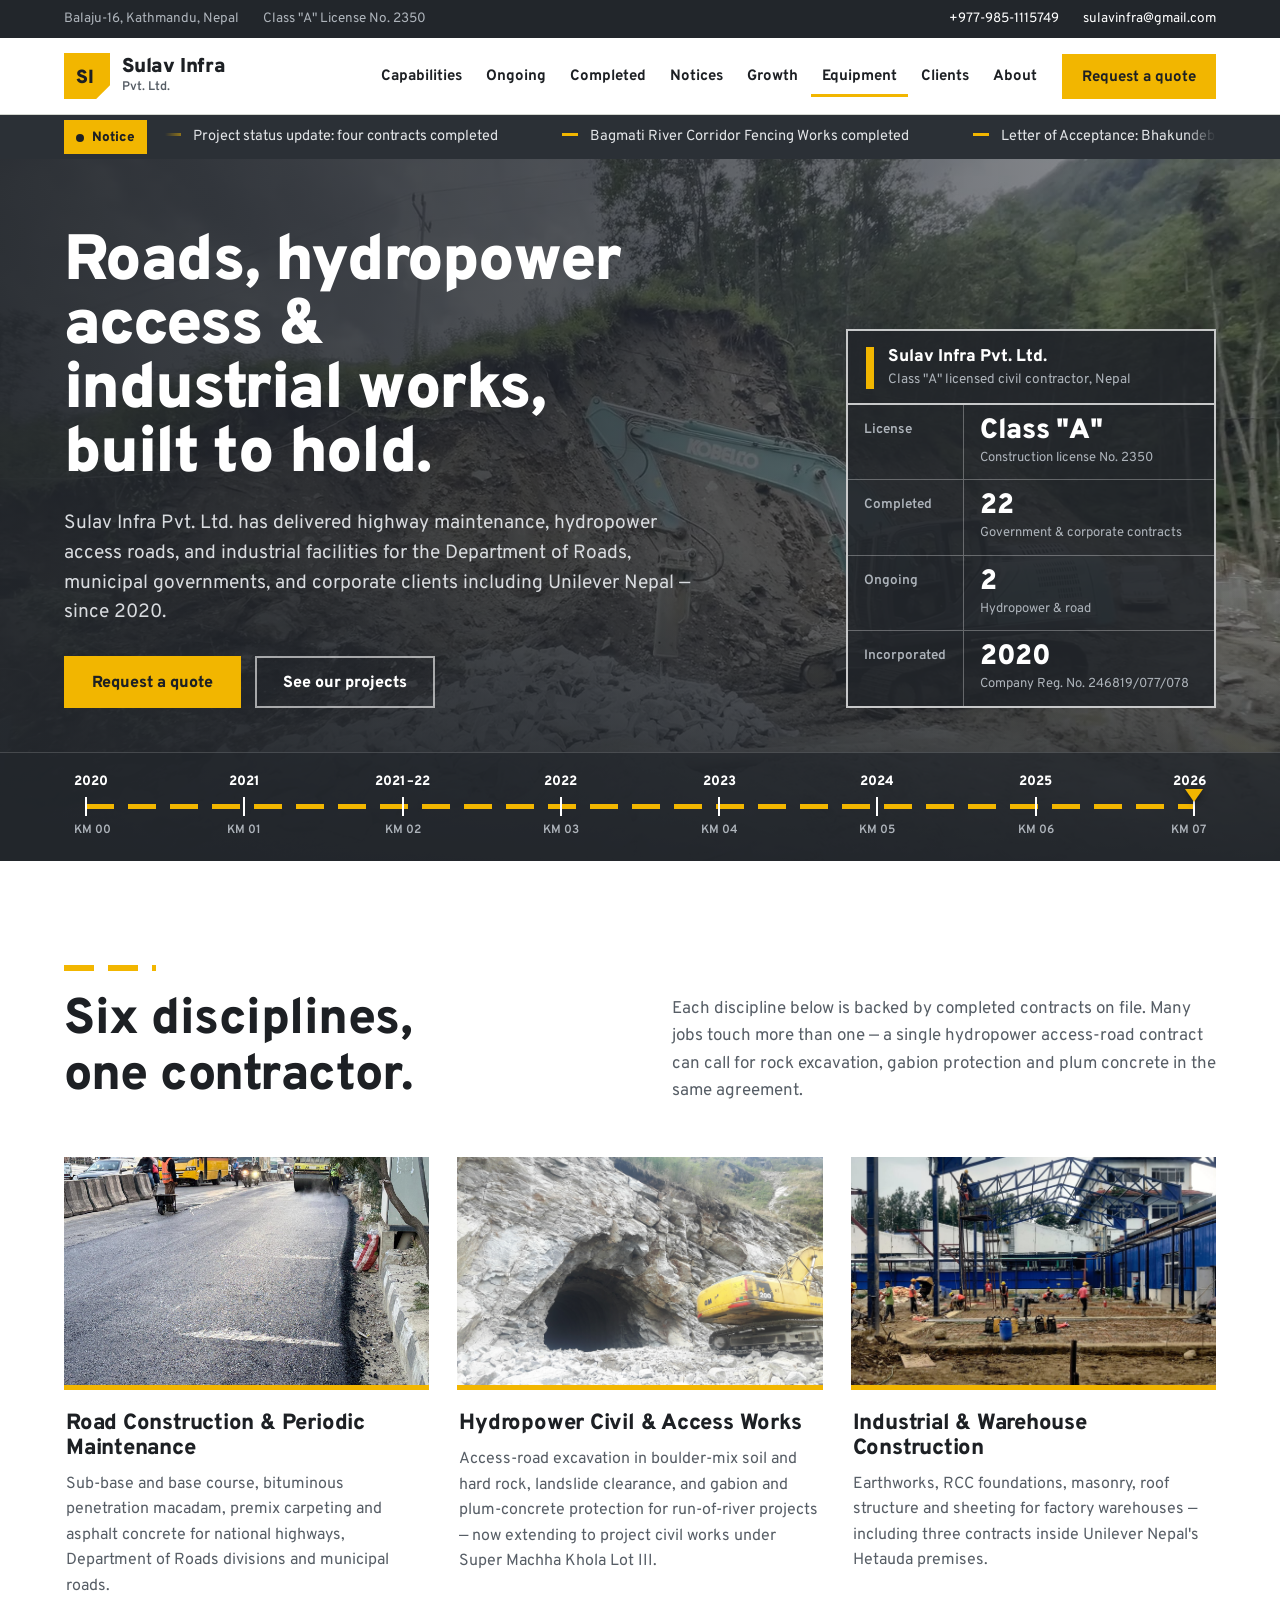
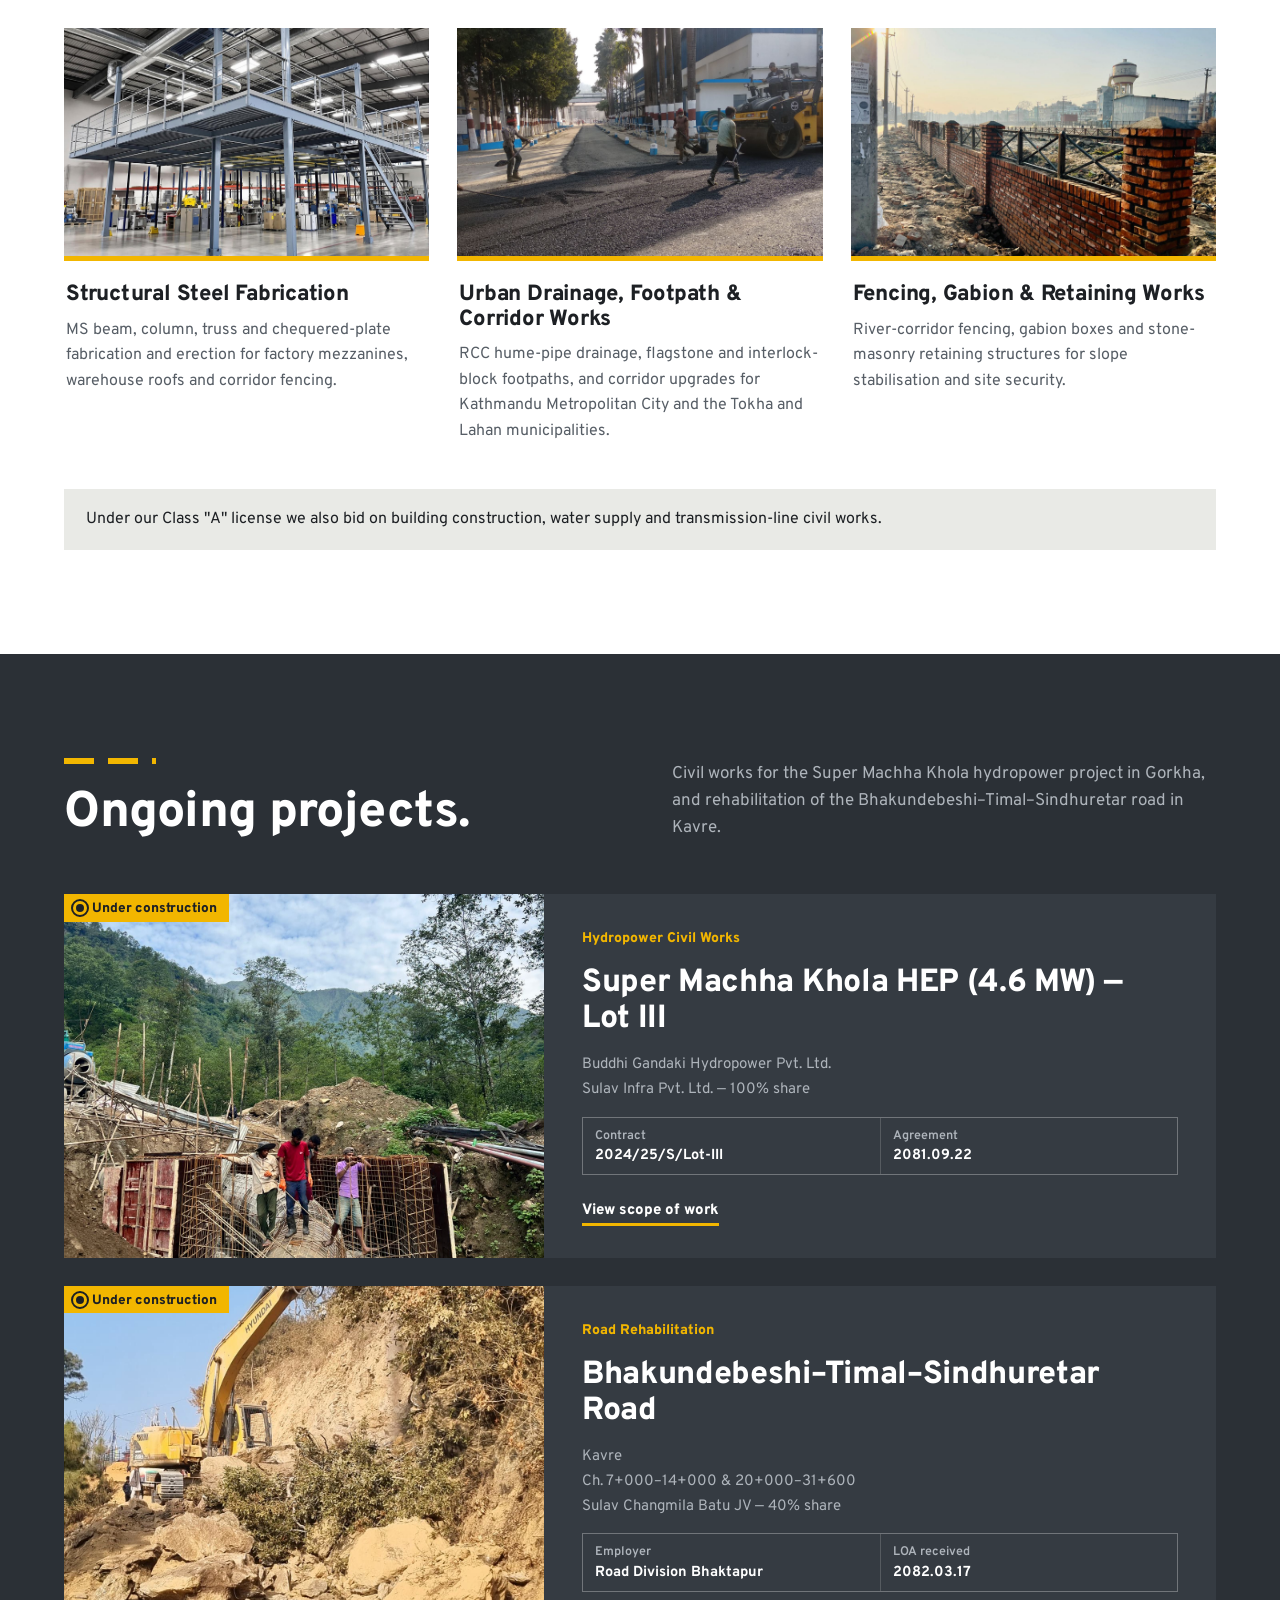
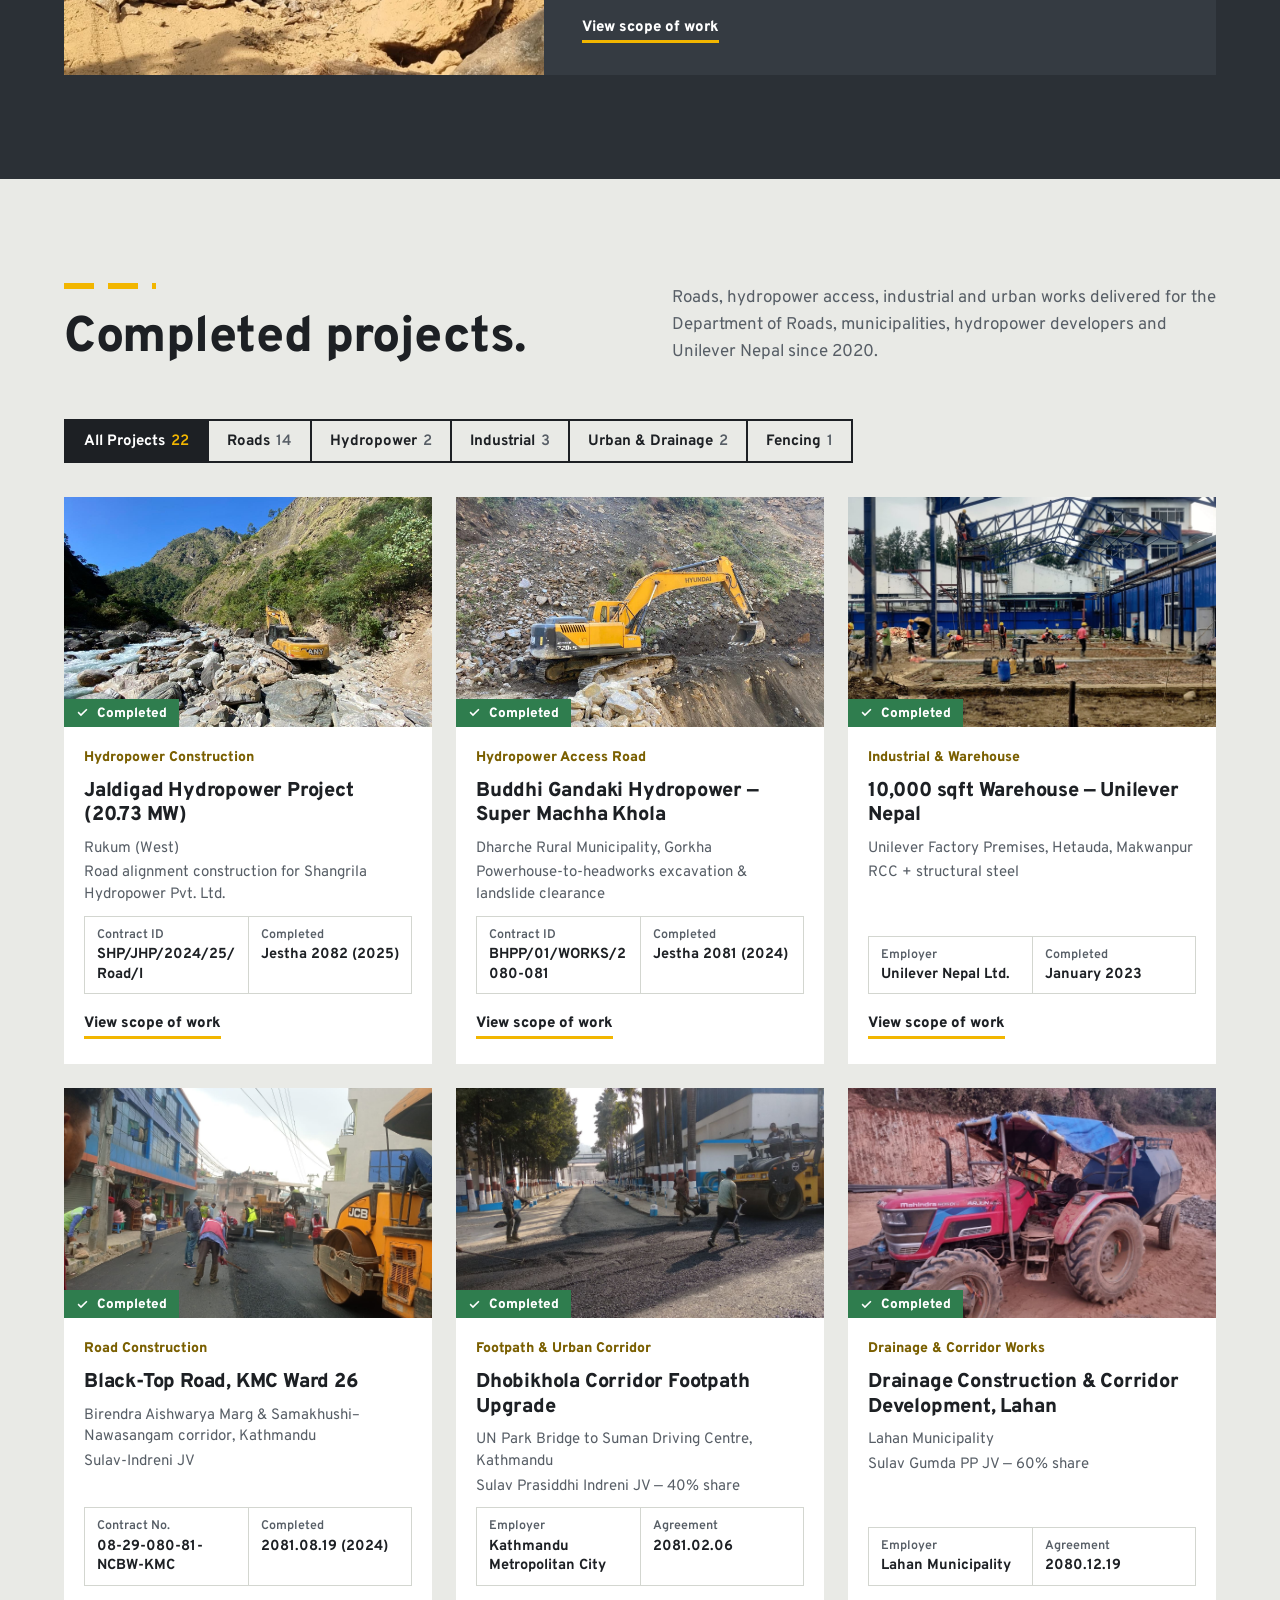
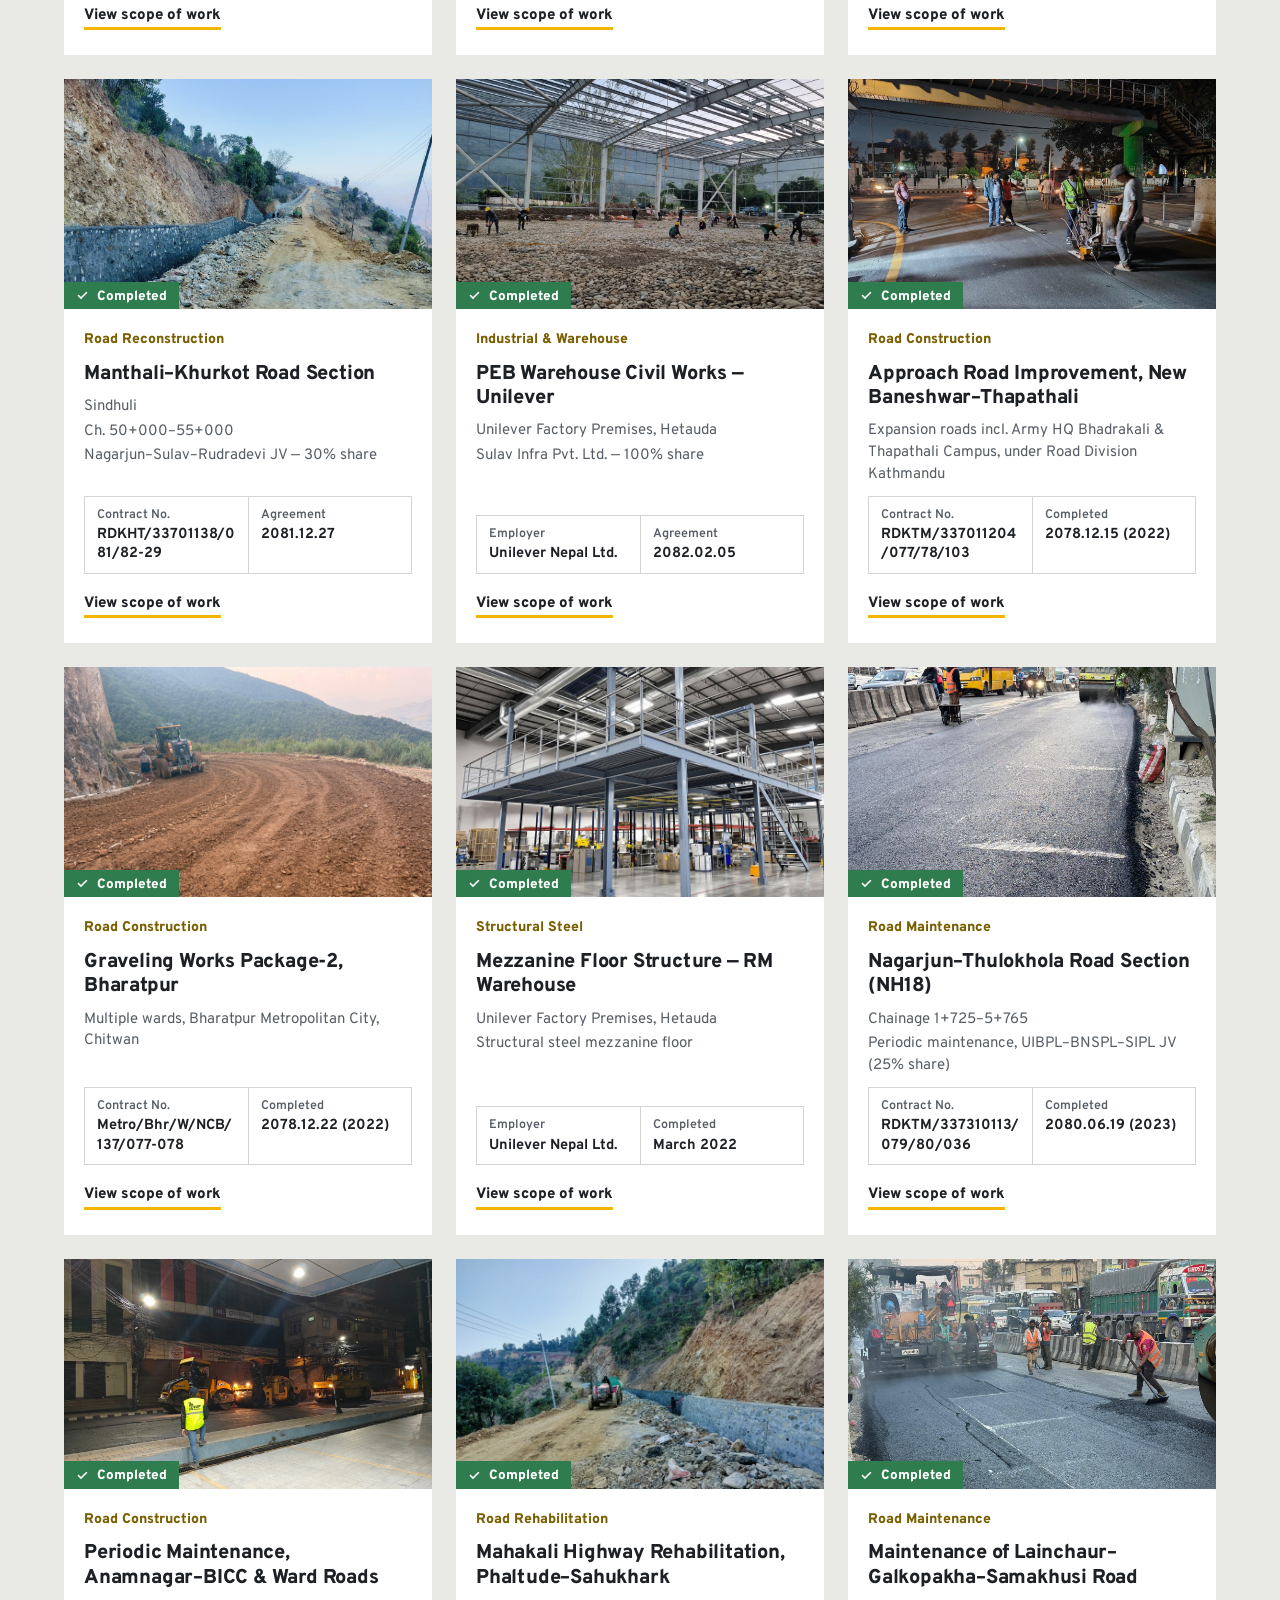
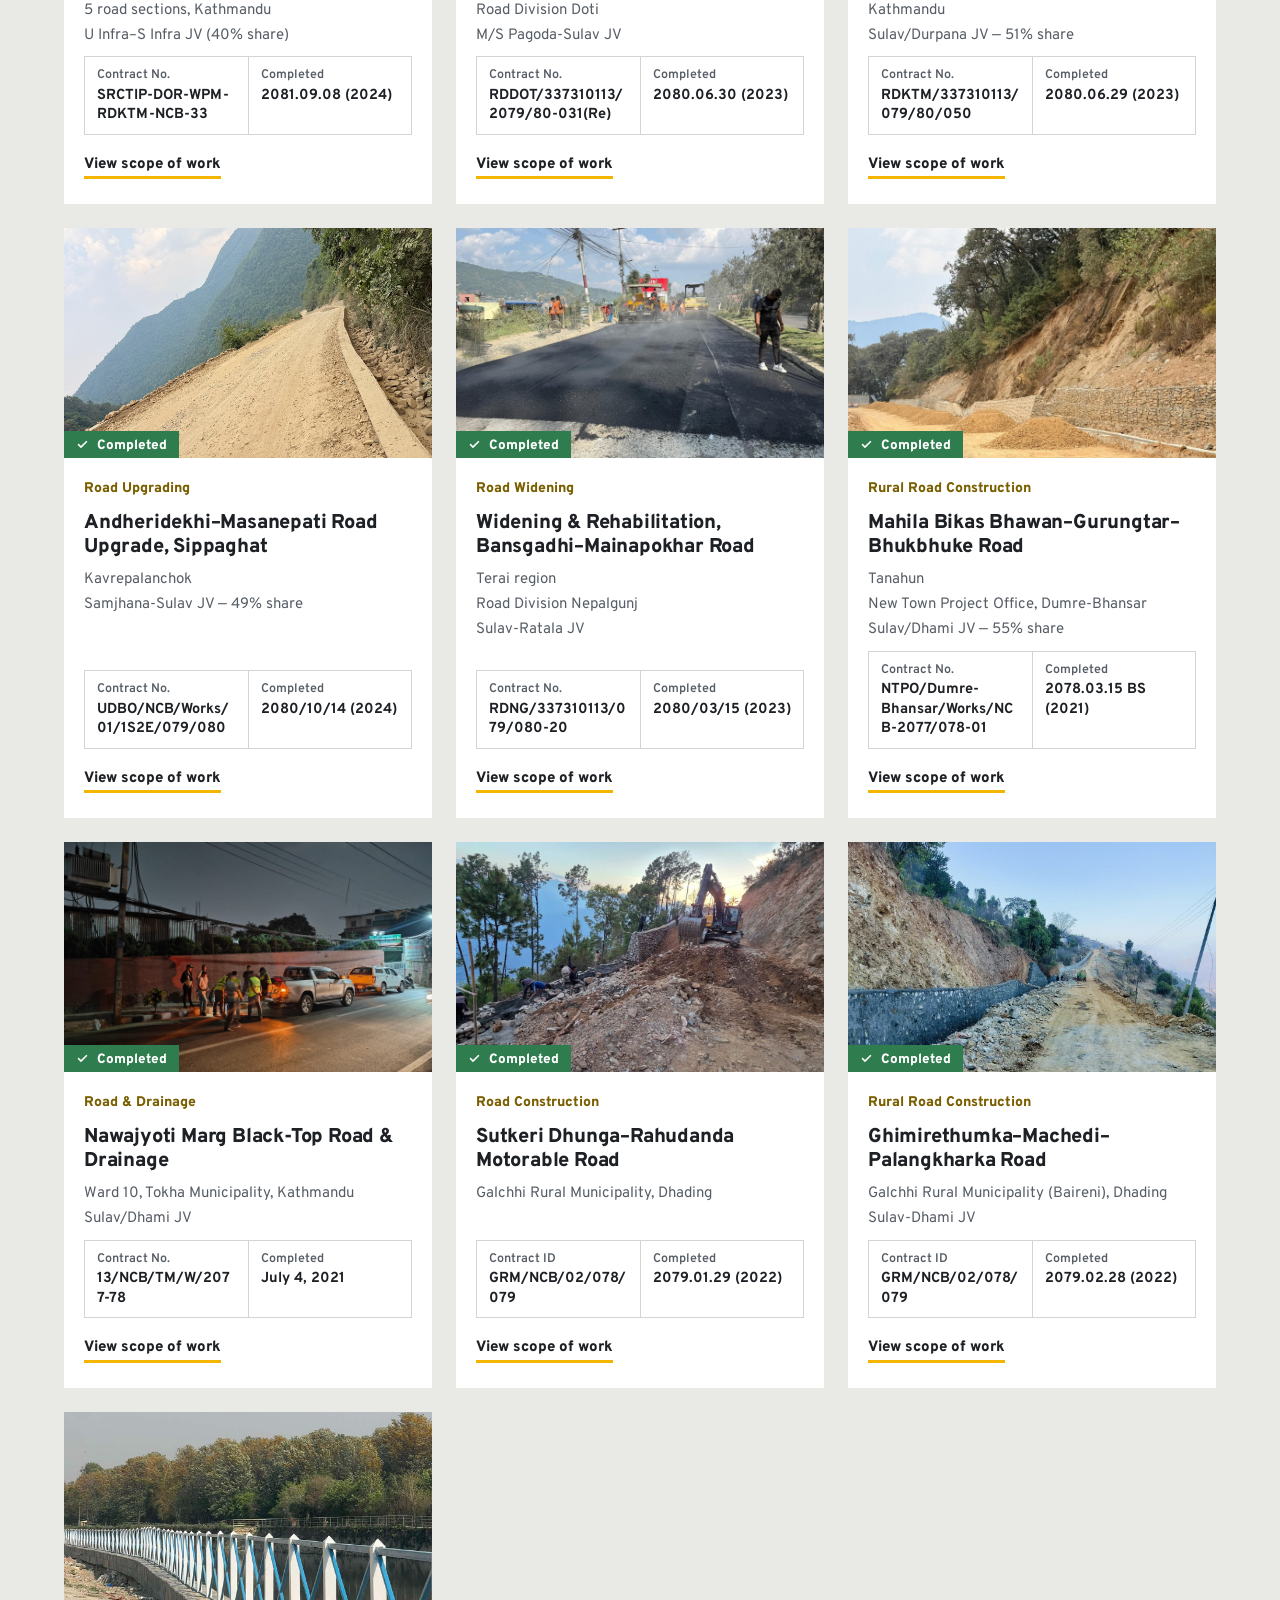
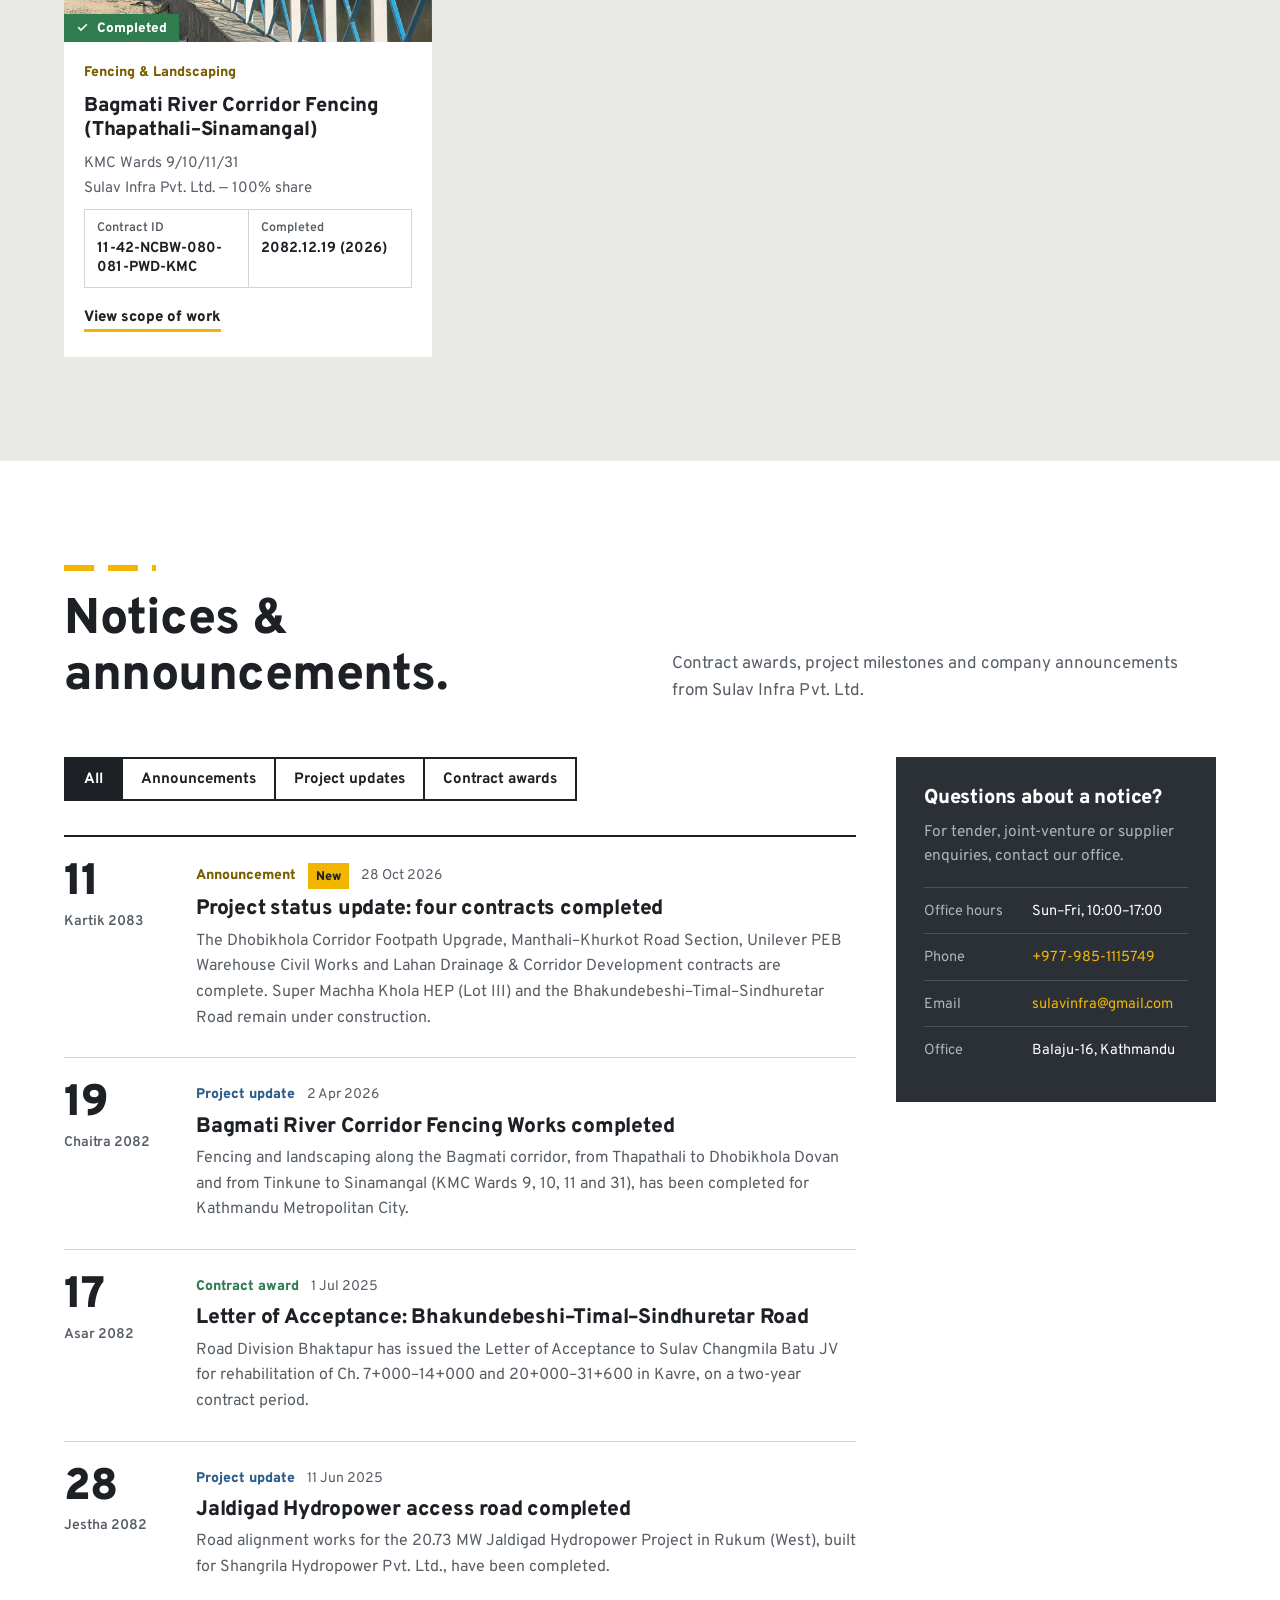
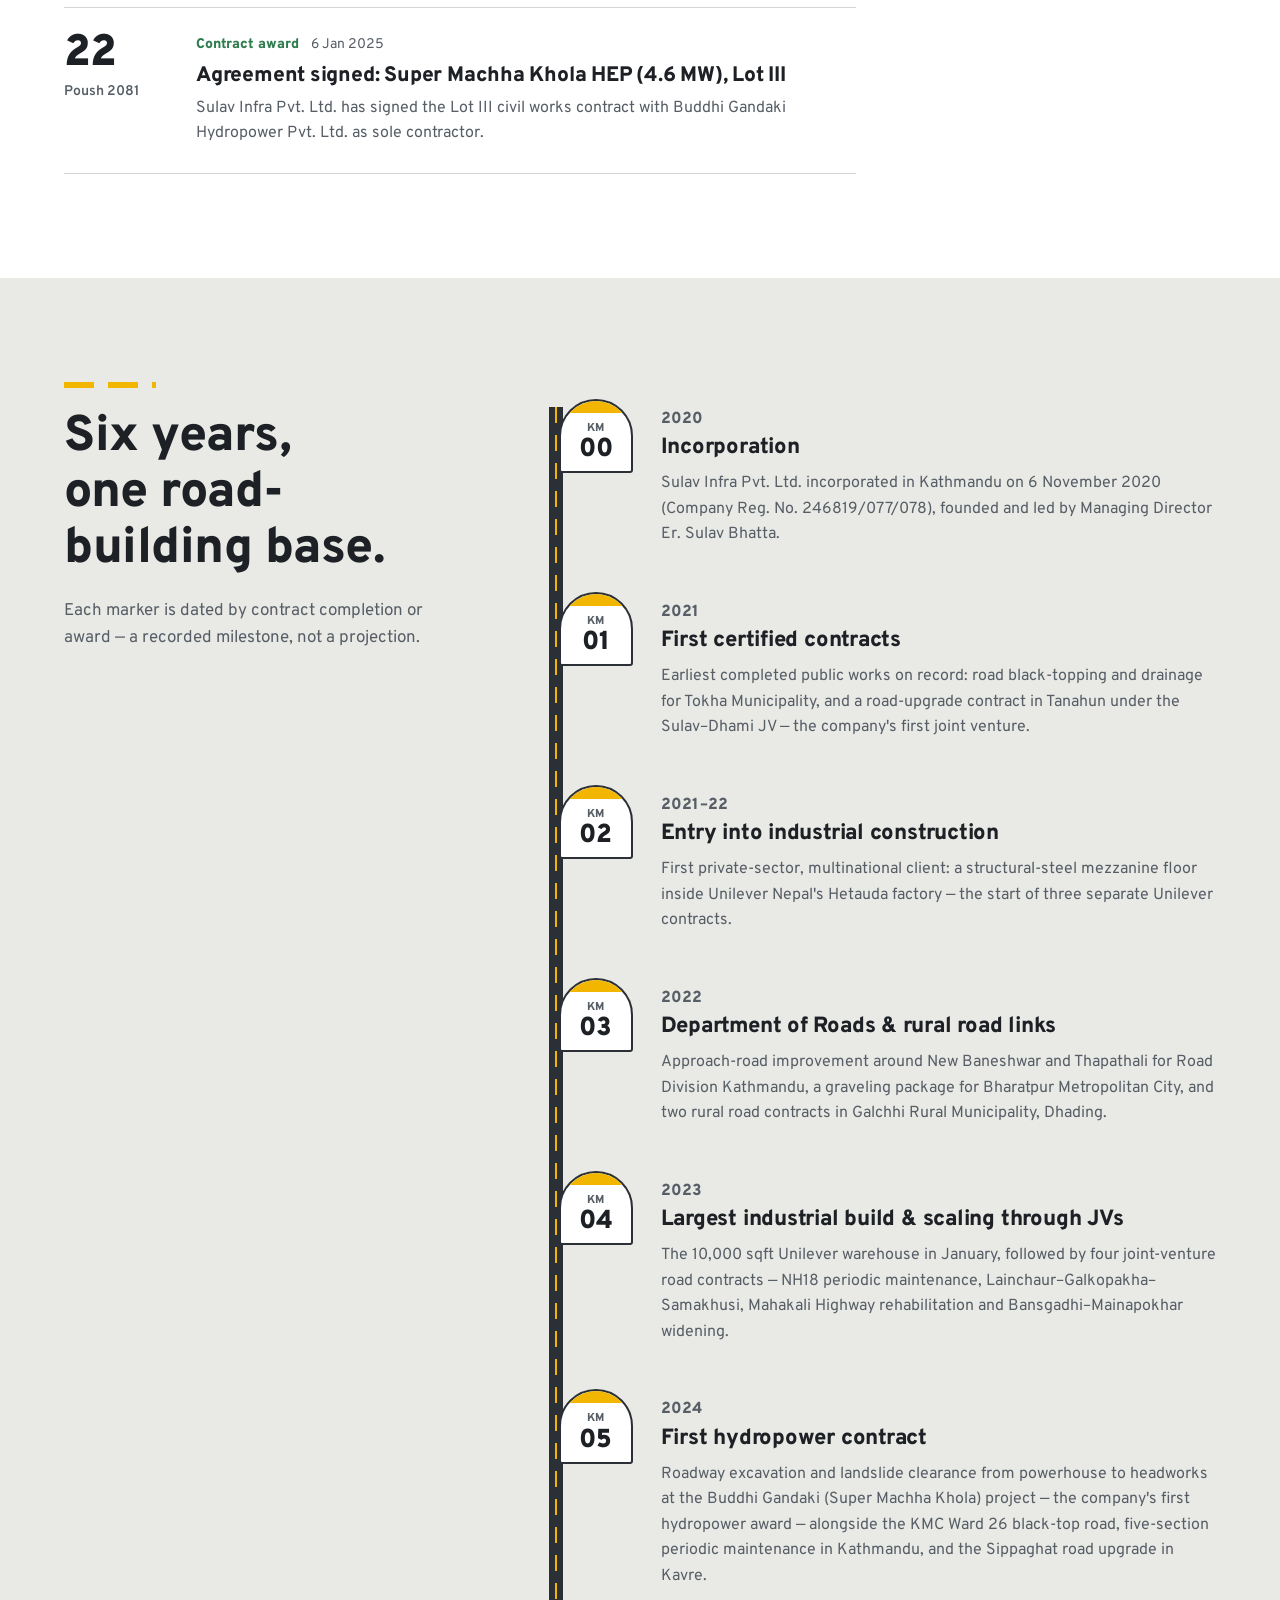
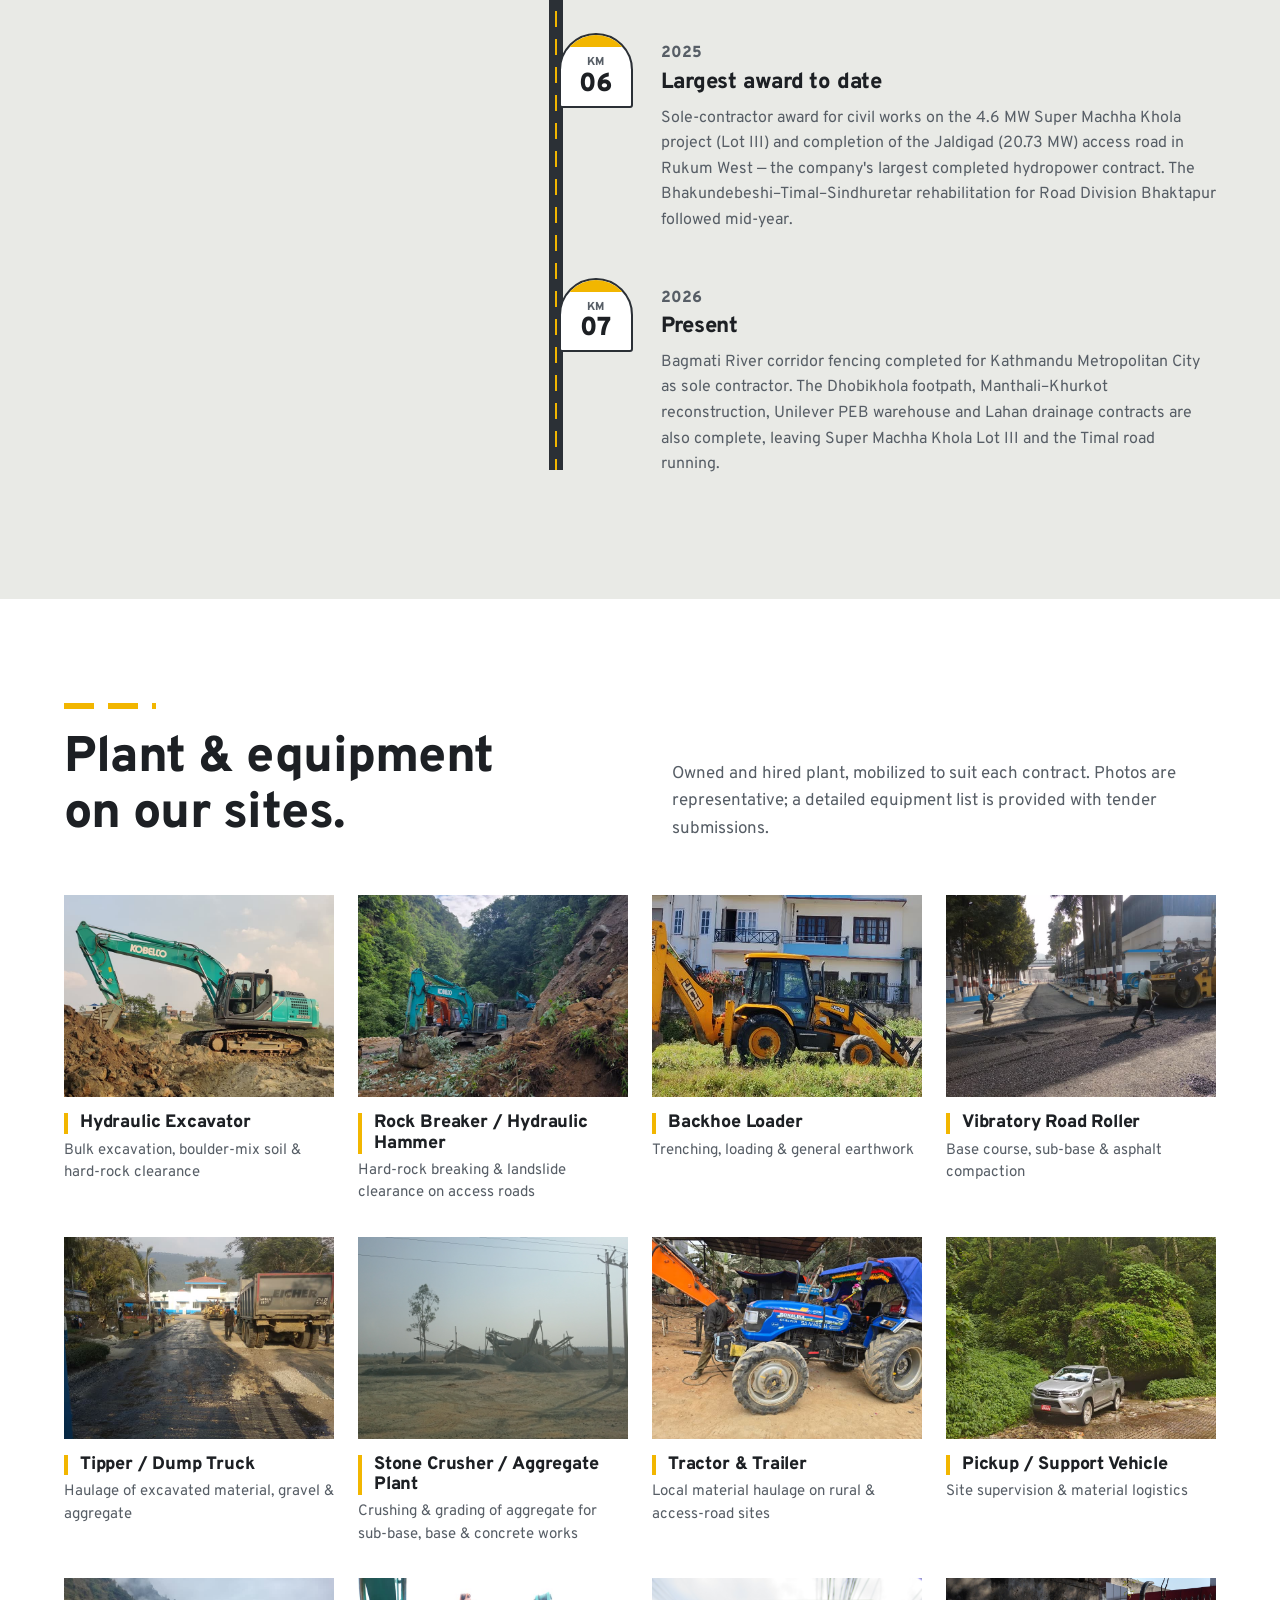
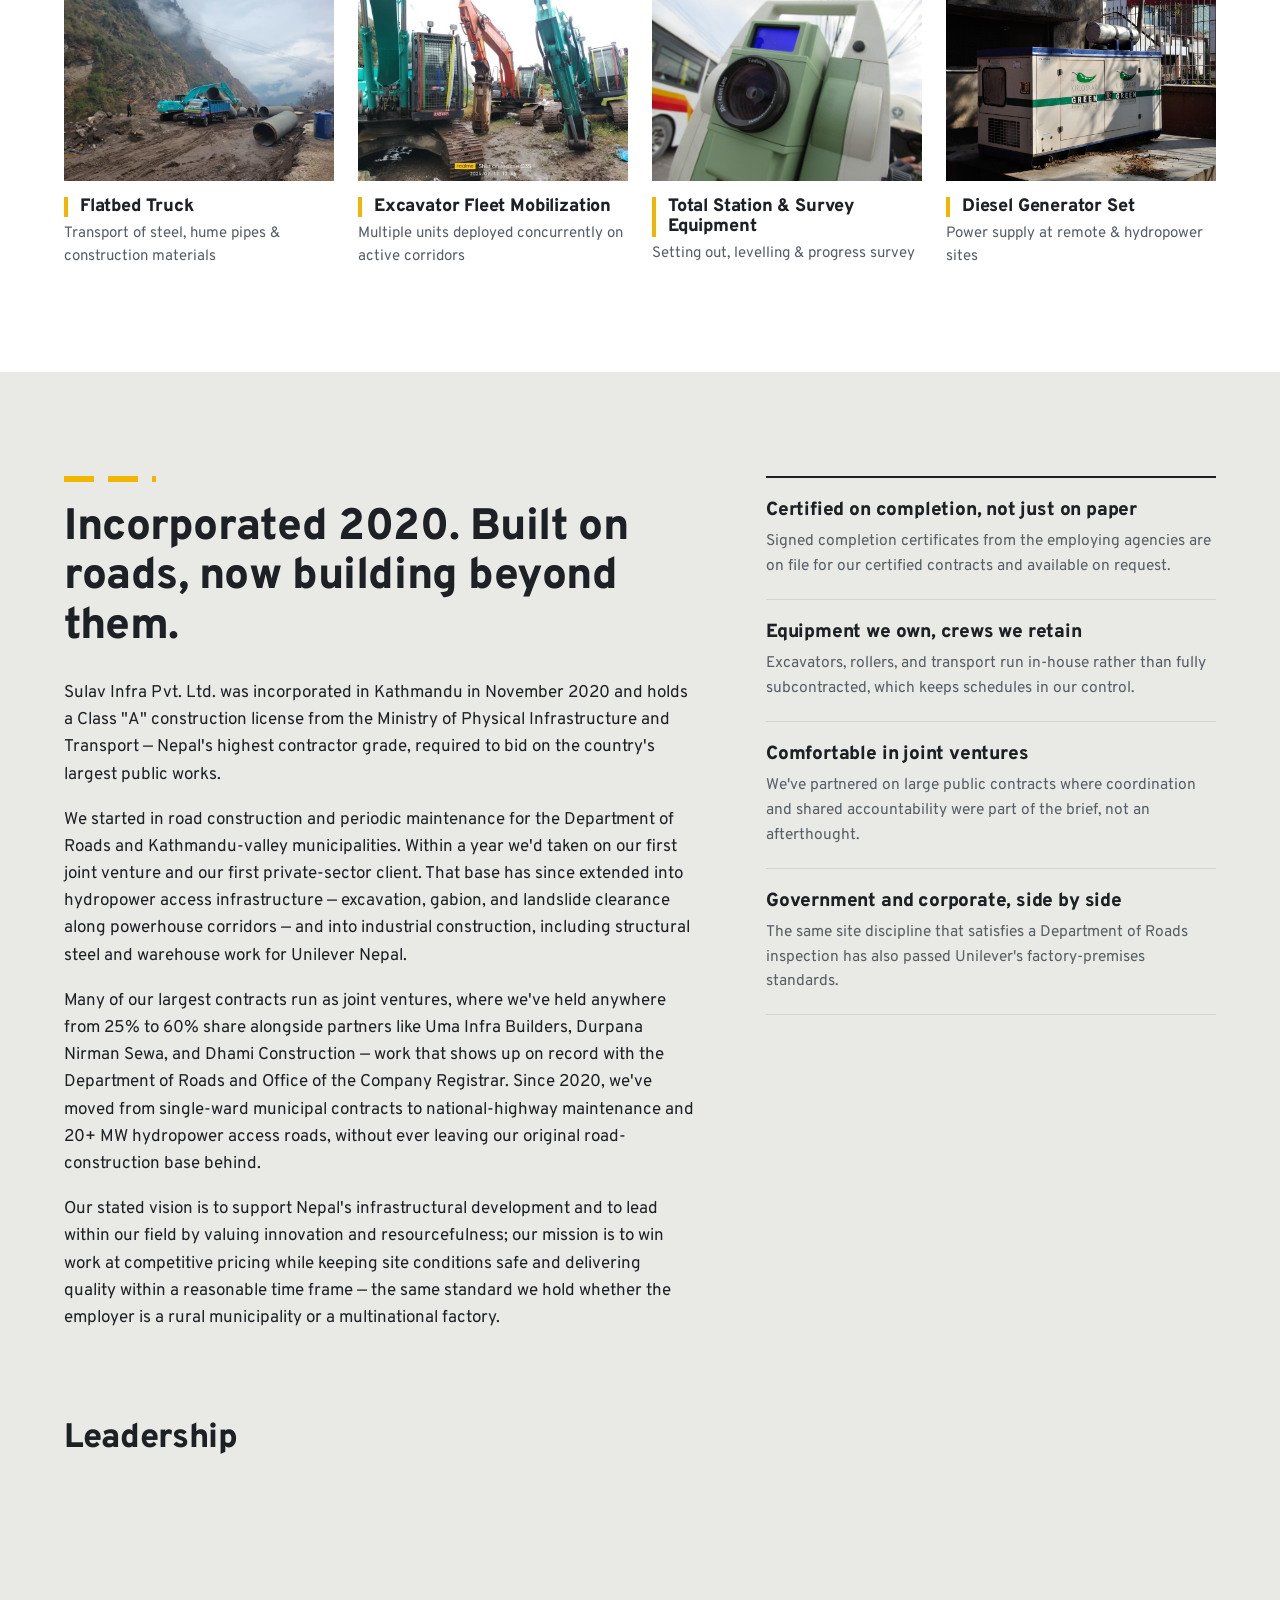
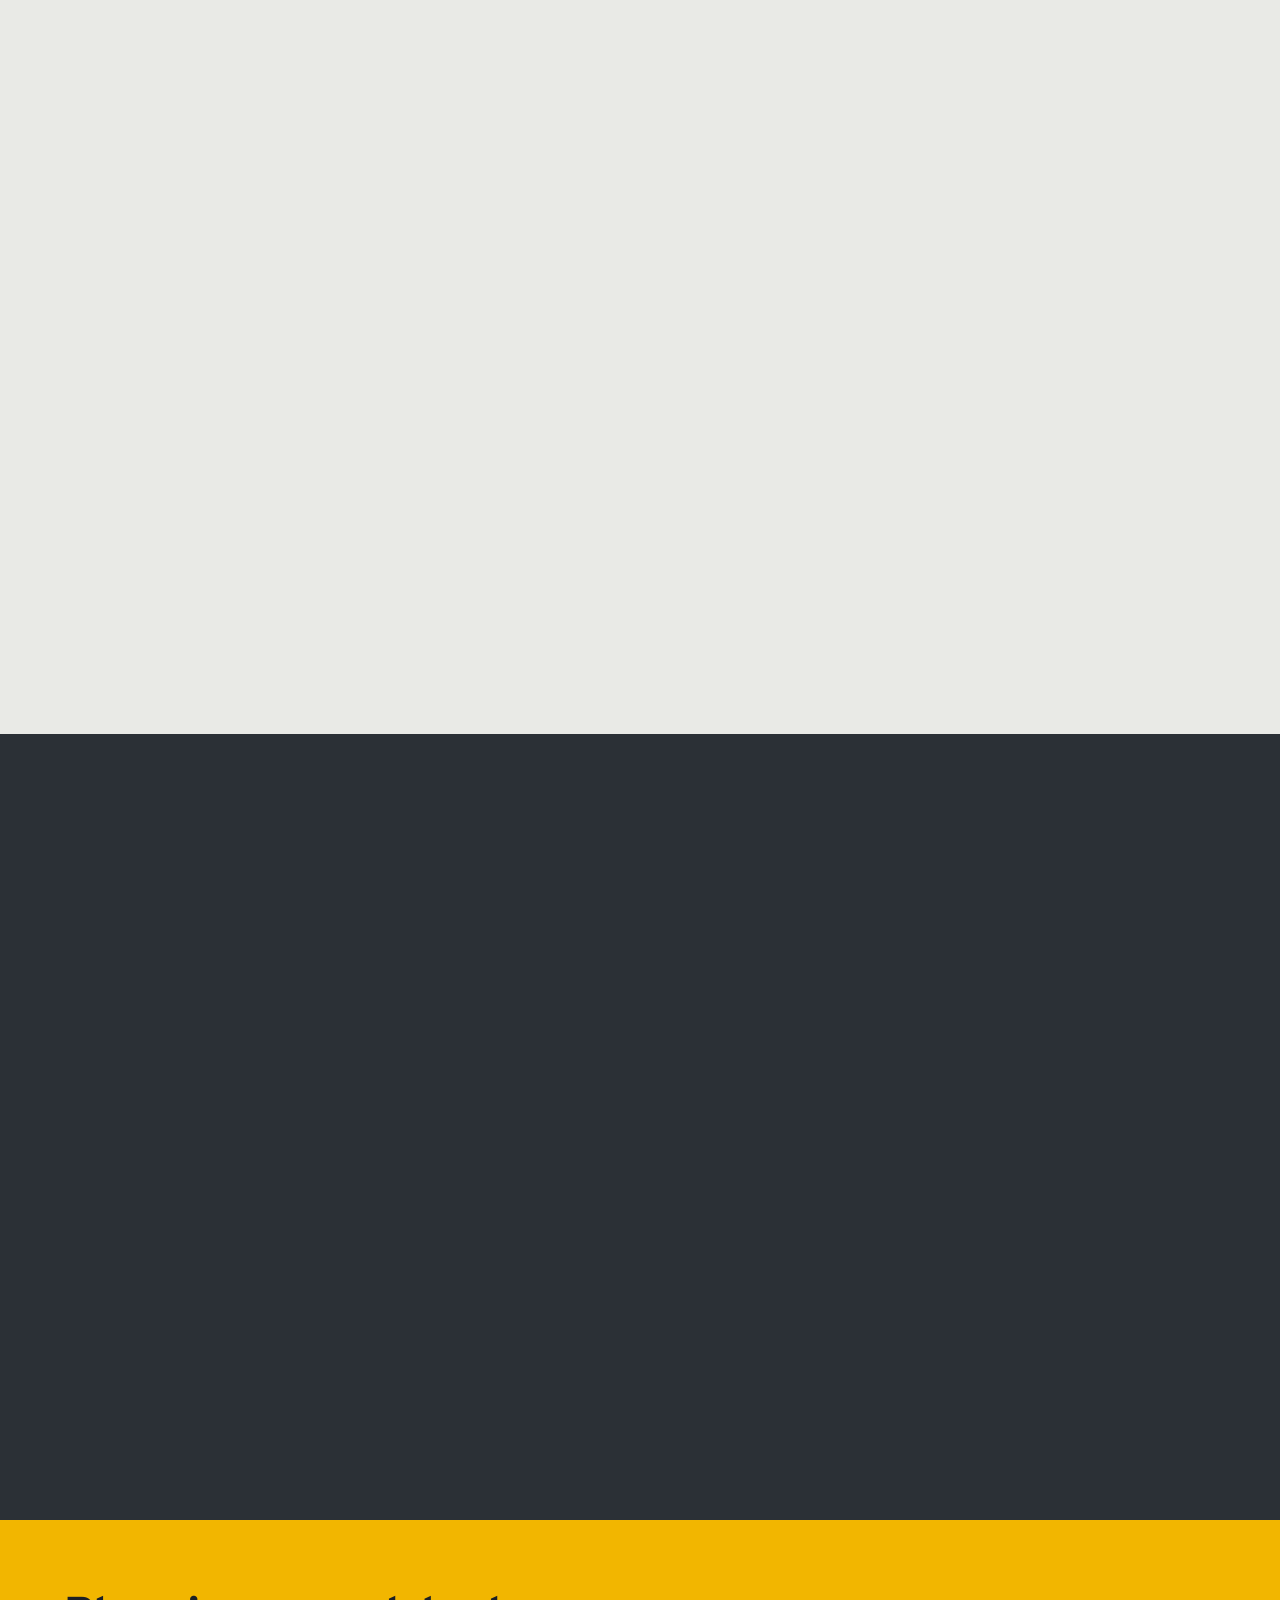
<file: index.html>
<!DOCTYPE html>
<html lang="en">
<head>
<meta charset="UTF-8">
<meta name="viewport" content="width=device-width, initial-scale=1.0">
<meta name="robots" content="index, follow, noarchive, noai, noimageai">
<title>Sulav Infra Pvt. Ltd. — Class "A" Licensed Contractor, Kathmandu, Nepal</title>
<meta name="description" content="Sulav Infra Pvt. Ltd. is a Class 'A' licensed civil contractor in Kathmandu, Nepal, delivering road construction and maintenance, hydropower civil and access works, industrial and warehouse construction, structural steel, and urban drainage and corridor works for the Department of Roads, municipal governments, and corporate clients including Unilever Nepal &mdash; 22 completed contracts since 2020.">
<meta name="theme-color" content="#2B3036">
<link rel="preconnect" href="https://fonts.googleapis.com">
<link rel="preconnect" href="https://fonts.gstatic.com" crossorigin>
<link href="https://fonts.googleapis.com/css2?family=Overpass:wght@400;600;700;800;900&display=swap" rel="stylesheet">
<style>
/* Sulav Infra Pvt. Ltd. — site styles
   Palette: road-marking yellow, asphalt, concrete. Type: Overpass (Highway Gothic lineage). */
:root{
  --yellow:#F2B600; --yellow-hi:#FFC81F; --yellow-text:#7A5F00;
  --asphalt:#2B3036; --asphalt-2:#353B42; --asphalt-3:#22262B;
  --concrete:#E9EAE6; --paper:#FFFFFF;
  --ink:#1D2024; --muted:#575E66; --muted-dark:#AEB4BB;
  --line:#D3D6D0; --line-dark:rgba(255,255,255,.16);
  --green:#2F7D4E; --blue:#2B5C8A;
  --font:'Overpass',system-ui,-apple-system,'Segoe UI',Roboto,Arial,sans-serif;
  --wrap:1200px; --gut:24px; --head-h:76px;
}
*,*::before,*::after{box-sizing:border-box}
html{scroll-behavior:smooth;-webkit-text-size-adjust:100%;scroll-padding-top:calc(var(--head-h) + 12px)}
html.modal-open{overflow:hidden}
body{margin:0;font-family:var(--font);font-size:17px;line-height:1.6;color:var(--ink);background:var(--paper);-webkit-font-smoothing:antialiased;text-rendering:optimizeLegibility}
img,video{max-width:100%;display:block}
a{color:inherit}
h1,h2,h3,h4{font-family:var(--font);margin:0;line-height:1.12;letter-spacing:-.01em;font-weight:800}
p{margin:0}
ul{margin:0;padding:0}
button{font:inherit}
:focus-visible{outline:3px solid var(--yellow);outline-offset:2px}
.on-yellow :focus-visible{outline-color:var(--ink)}
.skip{position:absolute;left:-999px;top:8px;background:var(--yellow);color:var(--ink);padding:10px 16px;z-index:200;font-weight:700}
.skip:focus{left:8px}
.wrap{max-width:var(--wrap);margin:0 auto;padding-left:var(--gut);padding-right:var(--gut)}
.vh{position:absolute!important;width:1px;height:1px;overflow:hidden;clip:rect(0 0 0 0);white-space:nowrap}

/* ---------- sections ---------- */
.sec{padding:104px 0}
.sec--concrete{background:var(--concrete)}
.sec--dark{background:var(--asphalt);color:#fff}
.sec-head{display:grid;grid-template-columns:minmax(0,1fr) minmax(0,1fr);gap:20px 64px;align-items:end;margin-bottom:52px}
.sec-head h2{font-size:clamp(32px,4.4vw,50px);max-width:16ch;text-wrap:balance}
.sec-head h2::before{content:"";display:block;width:92px;height:6px;margin-bottom:22px;background:repeating-linear-gradient(90deg,var(--yellow) 0 30px,transparent 30px 44px)}
.sec-head p{color:var(--muted);max-width:58ch}
.sec--dark .sec-head p{color:var(--muted-dark)}

/* ---------- buttons ---------- */
.btn{display:inline-flex;align-items:center;justify-content:center;gap:10px;font-weight:800;font-size:16px;line-height:1;padding:17px 26px 15px;border:2px solid transparent;border-radius:0;text-decoration:none;cursor:pointer;transition:background-color .2s,color .2s,border-color .2s;white-space:nowrap}
.btn--yellow{background:var(--yellow);color:var(--ink)}
.btn--yellow:hover{background:var(--yellow-hi)}
.btn--ghost{border-color:rgba(255,255,255,.6);color:#fff;background:transparent}
.btn--ghost:hover{border-color:#fff;background:rgba(255,255,255,.08)}
.btn--dark{background:var(--asphalt);color:#fff}
.btn--dark:hover{background:var(--asphalt-3)}
.btn--line{border-color:var(--ink);color:var(--ink);background:transparent}
.btn--line:hover{background:rgba(29,32,36,.06)}
.linkbtn{background:none;border:0;padding:4px 0 2px;color:inherit;font-weight:800;font-size:15px;cursor:pointer;border-bottom:3px solid var(--yellow);line-height:1.3}
.linkbtn:hover{border-bottom-color:currentColor}

/* ---------- top bar / header / ticker ---------- */
.topbar{background:var(--asphalt-3);color:var(--muted-dark);font-size:13.5px}
.topbar .wrap{display:flex;justify-content:space-between;align-items:center;gap:8px 24px;flex-wrap:wrap;min-height:38px;padding-top:6px;padding-bottom:6px}
.topbar ul{display:flex;gap:6px 24px;list-style:none;flex-wrap:wrap}
.topbar a{color:#fff;text-decoration:none}
.topbar a:hover{color:var(--yellow)}
.site-head{position:sticky;top:0;z-index:60;background:rgba(255,255,255,.97);border-bottom:1px solid var(--line);transition:box-shadow .3s}
@supports (backdrop-filter:blur(8px)){.site-head{background:rgba(255,255,255,.9);backdrop-filter:saturate(1.4) blur(10px)}}
.site-head.is-scrolled{box-shadow:0 8px 24px rgba(29,32,36,.08)}
.site-head .wrap{display:flex;align-items:center;justify-content:space-between;height:var(--head-h);gap:24px;position:relative}
.logo{display:flex;align-items:center;gap:12px;text-decoration:none;color:var(--ink);flex:none}
.logo-mark{width:46px;height:46px;background:var(--yellow);color:var(--ink);display:grid;place-items:center;font-weight:900;font-size:19px;letter-spacing:-.02em;clip-path:polygon(0 0,100% 0,100% 70%,70% 100%,0 100%);padding:4px 4px 0 0}
.logo-text{line-height:1.05}
.logo-text b{display:block;font-size:20px;font-weight:900;letter-spacing:-.01em}
.logo-text span{display:block;font-size:12.5px;color:var(--muted);font-weight:600;margin-top:3px}
.nav{display:flex;align-items:center;gap:2px}
.nav a{font-size:15px;font-weight:700;text-decoration:none;padding:10px 11px 8px;color:var(--ink)}
.nav a:hover{background:var(--concrete)}
.nav a.is-active{box-shadow:inset 0 -3px 0 var(--yellow)}
.nav .btn{margin-left:12px;padding:14px 18px 12px}
.nav .btn:hover{background:var(--yellow-hi)}
.nav-toggle{display:none;width:46px;height:46px;border:2px solid var(--ink);background:transparent;cursor:pointer;align-items:center;justify-content:center;padding:0}
.nav-toggle span,.nav-toggle span::before,.nav-toggle span::after{display:block;width:20px;height:2px;background:var(--ink);position:relative;transition:transform .25s,background .25s}
.nav-toggle span::before,.nav-toggle span::after{content:"";position:absolute;left:0}
.nav-toggle span::before{top:-6px}.nav-toggle span::after{top:6px}
.nav-toggle[aria-expanded="true"] span{background:transparent}
.nav-toggle[aria-expanded="true"] span::before{transform:translateY(6px) rotate(45deg)}
.nav-toggle[aria-expanded="true"] span::after{transform:translateY(-6px) rotate(-45deg)}

.ticker{background:var(--asphalt);color:#E3E5E8;font-size:14.5px;overflow:hidden}
.ticker .wrap{display:flex;align-items:center;gap:18px;height:44px}
.ticker-label{flex:none;background:var(--yellow);color:var(--ink);font-weight:800;font-size:13.5px;padding:7px 12px 5px;text-decoration:none;display:inline-flex;align-items:center;gap:8px}
.ticker-label i{width:8px;height:8px;border-radius:50%;background:var(--ink);animation:blink 1.2s infinite}
.ticker-track{flex:1;min-width:0;overflow:hidden;-webkit-mask-image:linear-gradient(90deg,transparent,#000 3%,#000 97%,transparent);mask-image:linear-gradient(90deg,transparent,#000 3%,#000 97%,transparent)}
.ticker-move{display:inline-flex;white-space:nowrap;animation:marquee var(--dur,40s) linear infinite;will-change:transform}
.ticker-move a{color:#E3E5E8;text-decoration:none;padding-right:64px}
.ticker-move a::before{content:"";display:inline-block;width:16px;height:3px;background:var(--yellow);margin-right:12px;vertical-align:middle;transform:translateY(-2px)}
.ticker-move a:hover{color:var(--yellow)}
.ticker:hover .ticker-move,.ticker:focus-within .ticker-move{animation-play-state:paused}

/* ---------- hero ---------- */
.hero{position:relative;color:#fff;background:var(--asphalt-3);overflow:hidden;isolation:isolate}
.hero-media{position:absolute;inset:0;z-index:-2;background:var(--asphalt-3) center/cover no-repeat}
.hero-media video{width:100%;height:100%;object-fit:cover}
.hero::before{content:"";position:absolute;inset:0;z-index:-1;background:linear-gradient(90deg,rgba(34,38,43,.94) 0%,rgba(34,38,43,.78) 45%,rgba(34,38,43,.42) 100%),linear-gradient(0deg,rgba(34,38,43,.9) 0%,rgba(34,38,43,0) 45%)}
.hero-grid{display:grid;grid-template-columns:minmax(0,1fr) minmax(300px,370px);gap:40px 64px;align-items:end;padding-top:72px;padding-bottom:44px;min-height:min(62vh,600px)}
.hero h1{font-size:clamp(40px,5vw,72px);line-height:1;letter-spacing:-.025em;font-weight:900;max-width:19ch}
.hero h1 span{display:block;text-wrap:balance}
.hero-sub{margin-top:22px;font-size:clamp(17px,1.5vw,20px);line-height:1.55;color:#D9DCE0;max-width:54ch}
.hero-cta{display:flex;flex-wrap:wrap;gap:14px;margin-top:28px}

.tblock{background:rgba(34,38,43,.86);border:2px solid rgba(255,255,255,.75);font-size:14px}
.tblock-head{display:flex;gap:14px;align-items:stretch;padding:16px 18px 14px;border-bottom:2px solid rgba(255,255,255,.75)}
.tblock-head::before{content:"";width:8px;background:var(--yellow);flex:none}
.tblock-head b{display:block;font-size:17px;font-weight:800;line-height:1.2}
.tblock-head span{display:block;color:var(--muted-dark);font-size:13.5px;margin-top:3px;line-height:1.35}
.tblock dl{margin:0}
.tblock-row{display:grid;grid-template-columns:116px minmax(0,1fr);border-bottom:1px solid rgba(255,255,255,.3)}
.tblock-row:last-child{border-bottom:0}
.tblock-row dt{padding:14px 16px 12px;color:var(--muted-dark);border-right:1px solid rgba(255,255,255,.3);font-size:13.5px;font-weight:600}
.tblock-row dd{margin:0;padding:12px 16px 12px}
.tblock-row dd b{display:block;font-size:28px;font-weight:900;line-height:1;letter-spacing:-.01em}
.tblock-row dd small{display:block;color:var(--muted-dark);font-size:13px;margin-top:5px;line-height:1.35}

.chain{background:rgba(34,38,43,.72);border-top:1px solid rgba(255,255,255,.16)}
.chain .wrap{padding-top:18px;padding-bottom:20px}
.chain-line{position:relative;display:block;height:70px;margin:0 22px;text-decoration:none;color:#fff}
.chain-bar{position:absolute;left:0;right:0;top:33px;height:5px;background:repeating-linear-gradient(90deg,var(--yellow) 0 28px,transparent 28px 42px);transform-origin:0 50%}
.chain-tick{position:absolute;top:0;bottom:0;width:0}
.chain-tick::before{content:"";position:absolute;left:-1px;top:26px;width:2px;height:19px;background:#fff}
.chain-tick b,.chain-tick small{position:absolute;left:0;transform:translateX(-50%);white-space:nowrap;line-height:1}
.chain-tick b{top:4px;font-size:13.5px;font-weight:800}
.chain-tick small{top:53px;font-size:12px;color:var(--muted-dark);font-weight:600}
.chain-tick.is-first b,.chain-tick.is-first small{transform:translateX(-12px)}
.chain-tick.is-last b,.chain-tick.is-last small{transform:translateX(calc(-100% + 12px))}
.chain-marker{position:absolute;top:18px;left:0;width:0;height:0;margin-left:-9px;border-left:9px solid transparent;border-right:9px solid transparent;border-top:13px solid var(--yellow);filter:drop-shadow(0 2px 3px rgba(0,0,0,.4))}
.chain-line:hover .chain-tick b{color:var(--yellow)}

/* ---------- capabilities ---------- */
.caps{display:grid;grid-template-columns:repeat(3,minmax(0,1fr));gap:28px}
.cap{background:var(--paper);display:flex;flex-direction:column}
.cap-img{aspect-ratio:16/10;overflow:hidden;background:var(--concrete)}
.cap-img img{width:100%;height:100%;object-fit:cover}
.cap-body{padding:22px 2px 0;border-top:5px solid var(--yellow)}
.cap h3{font-size:22px;margin-bottom:10px}
.cap p{color:var(--muted);font-size:16px}
.caps-note{margin-top:44px;padding:18px 22px;background:var(--concrete);font-size:16px;max-width:none}

/* ---------- status tags ---------- */
.tag{display:inline-flex;align-items:center;gap:8px;font-size:13.5px;font-weight:800;padding:8px 12px 6px;line-height:1}
.tag--live{background:var(--yellow);color:var(--ink)}
.tag--live i{width:8px;height:8px;border-radius:50%;background:var(--ink);position:relative;transform:translateY(-1px)}
.tag--live i::after{content:"";position:absolute;inset:-5px;border-radius:50%;border:2px solid var(--ink);animation:ping 1.8s ease-out infinite}
.tag--done{background:var(--green);color:#fff}
.tag--done svg{width:13px;height:13px;transform:translateY(-1px)}

/* ---------- meta "title block" cells ---------- */
.meta{display:grid;grid-template-columns:repeat(auto-fit,minmax(140px,1fr));gap:1px;margin:0;border:1px solid var(--line);background:var(--line)}
.meta div{background:var(--paper);padding:10px 12px 9px;min-width:0}
.meta dt{font-size:12.5px;color:var(--muted);font-weight:600;line-height:1.3}
.meta dd{margin:2px 0 0;font-weight:700;font-size:14.5px;line-height:1.35;overflow-wrap:anywhere}
.lines{list-style:none;color:var(--muted);font-size:15px;line-height:1.45}
.lines li+li{margin-top:3px}
.kind{font-size:14px;font-weight:800;color:var(--yellow-text)}

/* ---------- ongoing ---------- */
.ong-list{display:grid;gap:28px}
.ong{display:grid;grid-template-columns:minmax(0,5fr) minmax(0,7fr);background:var(--asphalt-2);cursor:pointer}
.ong-img{position:relative;min-height:340px;background:var(--asphalt-3);overflow:hidden}
.ong-img img{position:absolute;inset:0;width:100%;height:100%;object-fit:cover;transition:transform .7s ease}
.ong:hover .ong-img img{transform:scale(1.04)}
.ong-img .tag{position:absolute;left:0;top:0}
.ong-body{padding:34px 38px 32px;display:flex;flex-direction:column;gap:16px}
.ong .kind{color:var(--yellow)}
.ong h3{font-size:clamp(24px,2.6vw,32px)}
.ong .lines{color:var(--muted-dark)}
.ong .meta{border-color:var(--line-dark);background:var(--line-dark)}
.ong .meta div{background:var(--asphalt-2)}
.ong .meta dt{color:var(--muted-dark)}
.ong-foot{margin-top:auto;padding-top:6px}

/* ---------- completed ---------- */
.seg{display:inline-flex;flex-wrap:wrap;border:2px solid var(--ink);margin-bottom:34px;max-width:100%}
.seg button{background:transparent;border:0;border-right:2px solid var(--ink);color:var(--ink);font-weight:700;font-size:15px;padding:12px 18px 10px;cursor:pointer;line-height:1.2;white-space:nowrap}
.seg button:last-child{border-right:0}
.seg button span{color:var(--muted);font-weight:600;margin-left:6px}
.seg button:hover{background:rgba(255,255,255,.7)}
.seg button[aria-pressed="true"]{background:var(--ink);color:#fff}
.seg button[aria-pressed="true"] span{color:var(--yellow)}
.grid3{display:grid;grid-template-columns:repeat(3,minmax(0,1fr));gap:24px}
.pcard{background:var(--paper);display:flex;flex-direction:column;cursor:pointer;border-bottom:5px solid transparent;transition:border-color .25s}
.pcard:hover{border-bottom-color:var(--yellow)}
.pcard[hidden]{display:none}
.pcard-img{position:relative;aspect-ratio:16/10;overflow:hidden;background:#D9DBD6}
.pcard-img img{width:100%;height:100%;object-fit:cover;transition:transform .7s ease}
.pcard:hover .pcard-img img{transform:scale(1.04)}
.pcard-img .tag{position:absolute;left:0;bottom:0}
.pcard-body{padding:20px 20px 0;display:flex;flex-direction:column;gap:10px;flex:1}
.pcard h3{font-size:20px;line-height:1.22}
.pcard .meta{margin-top:auto}
.pcard-foot{padding:16px 20px 20px}
.grid-empty{padding:28px;background:var(--paper);color:var(--muted)}

/* ---------- notices ---------- */
.nb{display:grid;grid-template-columns:minmax(0,1fr) 320px;gap:40px;align-items:start}
.nb > *{min-width:0}
.nb-list{border-top:2px solid var(--ink)}
.nb-item{display:grid;grid-template-columns:104px minmax(0,1fr);gap:28px;padding:26px 0;border-bottom:1px solid var(--line)}
.nb-item[hidden]{display:none}
.nb-date b{display:block;font-size:44px;font-weight:900;line-height:.95;letter-spacing:-.02em}
.nb-date span{display:block;font-size:14px;color:var(--muted);margin-top:6px;font-weight:600}
.nb-meta{display:flex;flex-wrap:wrap;gap:6px 12px;align-items:center;font-size:14px;margin-bottom:8px}
.nb-cat{font-weight:800}
.c-ann{color:var(--yellow-text)}.c-update{color:var(--blue)}.c-award{color:var(--green)}
.nb-new{background:var(--yellow);color:var(--ink);font-weight:800;font-size:12.5px;padding:4px 8px 2px;animation:blink 1.6s infinite}
.nb-ad{color:var(--muted)}
.nb-item h3{font-size:21px;margin-bottom:8px}
.nb-item p{color:var(--muted);font-size:16px;max-width:68ch}
.nb-side{background:var(--asphalt);color:#fff;padding:30px 28px;position:sticky;top:calc(var(--head-h) + 24px)}
.nb-side h3{font-size:20px;margin-bottom:10px}
.nb-side p{color:var(--muted-dark);font-size:15.5px;margin-bottom:18px}
.nb-side dl{margin:0}
.nb-side .row{display:grid;grid-template-columns:96px minmax(0,1fr);gap:12px;border-top:1px solid var(--line-dark);padding:12px 0 10px;font-size:14.5px}
.nb-side dt{color:var(--muted-dark)}
.nb-side dd{margin:0;overflow-wrap:anywhere}
.nb-side a{color:var(--yellow);text-decoration:none}
.nb-side a:hover{text-decoration:underline}

/* ---------- timeline ---------- */
.tl-wrap{display:grid;grid-template-columns:minmax(0,4fr) minmax(0,7fr);gap:56px;align-items:start}
.tl-wrap .sec-head{display:block;margin:0;position:sticky;top:calc(var(--head-h) + 32px)}
.tl-wrap .sec-head p{margin-top:20px}
.tl{list-style:none;position:relative}
.tl::before{content:"";position:absolute;left:30px;top:8px;bottom:8px;width:14px;background:var(--asphalt)}
.tl::after{content:"";position:absolute;left:36px;top:8px;bottom:8px;width:2px;background:repeating-linear-gradient(180deg,var(--yellow) 0 16px,transparent 16px 28px)}
.tl-item{position:relative;display:grid;grid-template-columns:74px minmax(0,1fr);gap:28px;padding-bottom:44px}
.tl-item:last-child{padding-bottom:0}
.km{position:relative;z-index:1;width:74px;background:var(--paper);border:2px solid var(--asphalt);border-radius:37px 37px 3px 3px;text-align:center;padding:14px 0 8px;overflow:hidden;align-self:start}
.km::before{content:"";position:absolute;left:0;right:0;top:0;height:12px;background:var(--yellow)}
.km small{display:block;font-size:11.5px;font-weight:800;color:var(--muted);margin-top:4px}
.km b{display:block;font-size:26px;font-weight:900;line-height:1}
.tl-body{padding-top:8px}
.tl-yr{font-size:15px;font-weight:800;color:var(--yellow-text)}
.tl-body h3{font-size:22px;margin:4px 0 10px}
.tl-body p{color:var(--muted);font-size:16px;max-width:62ch}

/* ---------- fleet ---------- */
.fleet{display:grid;grid-template-columns:repeat(4,minmax(0,1fr));gap:32px 24px}
.fl-img{aspect-ratio:4/3;overflow:hidden;background:var(--concrete)}
.fl-img img{width:100%;height:100%;object-fit:cover}
.fl h3{font-size:18px;margin:16px 0 6px;padding-left:12px;border-left:4px solid var(--yellow)}
.fl p{color:var(--muted);font-size:15px;line-height:1.5}

/* ---------- about ---------- */
.about{display:grid;grid-template-columns:minmax(0,7fr) minmax(0,5fr);gap:72px;align-items:start}
.about-copy h2{font-size:clamp(30px,3.6vw,44px);margin-bottom:28px;max-width:20ch}
.about-copy h2::before{content:"";display:block;width:92px;height:6px;margin-bottom:22px;background:repeating-linear-gradient(90deg,var(--yellow) 0 30px,transparent 30px 44px)}
.about-copy p{max-width:64ch}
.about-copy p+p{margin-top:18px}
.pillars{border-top:2px solid var(--ink);list-style:none}
.pillars li{padding:22px 0 20px;border-bottom:1px solid var(--line)}
.pillars h3{font-size:19px;margin-bottom:8px}
.pillars p{color:var(--muted);font-size:15.5px}
.lead-title{font-size:clamp(26px,3vw,34px);margin:88px 0 28px}
.leaders{display:grid;grid-template-columns:repeat(3,minmax(0,1fr));gap:24px}
.leader{background:var(--paper);padding:28px 26px 30px}
.leader-av{width:60px;height:60px;background:var(--asphalt);color:var(--yellow);display:grid;place-items:center;font-weight:900;font-size:21px;margin-bottom:20px;padding-top:3px}
.leader h3{font-size:21px}
.leader-role{font-size:15px;font-weight:700;color:var(--yellow-text);margin:4px 0 14px}
.leader p{color:var(--muted);font-size:15.5px}
.owner{margin-top:24px;border:2px solid var(--ink);display:grid;grid-template-columns:220px minmax(0,1fr)}
.owner h3{font-size:17px;padding:22px 24px;border-right:2px solid var(--ink);background:var(--yellow)}
.owner p{padding:20px 24px;color:var(--muted);font-size:15.5px}

/* ---------- clients ---------- */
.clients{display:grid;grid-template-columns:minmax(0,5fr) minmax(0,7fr);gap:64px;align-items:start}
.clients h2{font-size:clamp(30px,3.8vw,44px);max-width:18ch}
.clients h2::before{content:"";display:block;width:92px;height:6px;margin-bottom:22px;background:repeating-linear-gradient(90deg,var(--yellow) 0 30px,transparent 30px 44px)}
.cred{margin:36px 0 0;border:2px solid rgba(255,255,255,.75)}
.cred .row{display:grid;grid-template-columns:170px minmax(0,1fr);border-bottom:1px solid rgba(255,255,255,.3)}
.cred .row:last-child{border-bottom:0}
.cred dt{padding:13px 16px 11px;color:var(--muted-dark);font-size:14px;border-right:1px solid rgba(255,255,255,.3)}
.cred dd{margin:0;padding:13px 16px 11px;font-weight:700;font-size:15px}
.clients-intro{color:var(--muted-dark);max-width:60ch}
.client-list{list-style:none;columns:2;column-gap:36px;margin-top:22px}
.client-list li{break-inside:avoid;display:flex;gap:14px;align-items:baseline;padding:14px 0 12px;border-bottom:1px solid var(--line-dark);font-weight:700;font-size:16px}
.client-list li::before{content:"";width:10px;height:10px;background:var(--yellow);flex:none}

/* ---------- call to action ---------- */
.cta{background:var(--yellow);color:var(--ink)}
.cta .wrap{display:flex;flex-wrap:wrap;align-items:center;justify-content:space-between;gap:28px 48px;padding-top:72px;padding-bottom:72px}
.cta h2{font-size:clamp(30px,3.8vw,46px);max-width:20ch}
.cta p{margin-top:12px;max-width:52ch;font-size:18px}
.cta-btns{display:flex;flex-wrap:wrap;gap:14px}

/* ---------- contact ---------- */
.contact{display:grid;grid-template-columns:minmax(0,7fr) minmax(0,5fr);gap:48px;align-items:start}
.form{background:var(--paper);padding:36px}
.row2{display:grid;grid-template-columns:1fr 1fr;gap:0 20px}
.field{display:flex;flex-direction:column;gap:7px;margin-bottom:20px}
.field label{font-size:14.5px;font-weight:700}
.field label small{font-weight:600;color:var(--muted)}
.field input,.field select,.field textarea{font:inherit;font-size:16px;padding:13px 14px 11px;border:2px solid #C5C9C2;background:#fff;border-radius:0;color:var(--ink);width:100%;transition:border-color .2s,box-shadow .2s}
.field textarea{min-height:150px;resize:vertical}
.field input:focus,.field select:focus,.field textarea:focus{outline:none;border-color:var(--ink);box-shadow:0 0 0 4px rgba(242,182,0,.45)}
.form .btn{width:100%}
.form-note{font-size:14.5px;color:var(--muted);margin-top:16px}
.form-note a{color:var(--ink);font-weight:700}
.form-status{margin-top:14px;font-weight:700;font-size:15px}
.info{background:var(--paper)}
.info-row{padding:20px 24px 18px;border-bottom:1px solid var(--line)}
.info-row h3{font-size:13.5px;font-weight:700;color:var(--muted);margin-bottom:6px;letter-spacing:0}
.info-row div{font-size:16.5px;line-height:1.5}
.info-row a{text-decoration:none;font-weight:700}
.info-row a:hover{text-decoration:underline}
.coords{display:block;font-size:13.5px;color:var(--muted);margin-top:4px}
.map iframe{display:block;width:100%;height:260px;border:0;filter:grayscale(.2)}
.map a{display:block;padding:16px 24px;font-weight:800;text-decoration:none;background:var(--asphalt);color:#fff}
.map a:hover{background:var(--asphalt-3);color:var(--yellow)}

/* ---------- footer ---------- */
.foot{background:var(--asphalt-3);color:var(--muted-dark);font-size:15px}
.foot-grid{display:grid;grid-template-columns:minmax(0,2fr) minmax(0,1fr) minmax(0,1fr);gap:40px;padding-top:72px;padding-bottom:44px}
.foot .logo{color:#fff}
.foot .logo-text span{color:var(--muted-dark)}
.foot-grid > div > p{margin-top:18px;max-width:40ch}
.foot h4{color:#fff;font-size:16px;margin-bottom:14px}
.foot ul{list-style:none}
.foot li+li{margin-top:9px}
.foot a{color:#E3E5E8;text-decoration:none}
.foot a:hover{color:var(--yellow)}
.foot-bottom{position:relative;display:flex;flex-wrap:wrap;justify-content:space-between;gap:8px 24px;padding-top:22px;padding-bottom:16px;font-size:14px}
.credits{padding-bottom:30px;font-size:13.5px}
.credits summary{cursor:pointer;color:var(--muted-dark);font-weight:700;width:max-content;max-width:100%}
.credits summary:hover{color:#fff}
.credits p{margin-top:10px;color:var(--muted-dark);max-width:110ch;line-height:1.6}
.credits a{color:var(--muted-dark);text-decoration:underline}

.foot-bottom::before{content:"";position:absolute;left:var(--gut);right:var(--gut);top:0;border-top:1px solid var(--line-dark)}
.sep{display:inline-block;width:6px;height:6px;background:var(--yellow);margin:0 10px;vertical-align:middle;transform:translateY(-2px)}

/* ---------- project detail dialog ---------- */
dialog.pm{border:0;padding:0;width:min(880px,calc(100% - 32px));max-height:calc(100vh - 48px);background:var(--paper);color:var(--ink);overflow:auto}
dialog.pm::backdrop{background:rgba(22,25,29,.76)}
dialog.pm[open]{animation:pop .3s ease-out}
.pm-figure{position:relative;aspect-ratio:21/8;background:var(--asphalt-3);overflow:hidden}
.pm-figure img{width:100%;height:100%;object-fit:cover}
.pm-close{position:absolute;top:14px;right:14px;width:46px;height:46px;background:var(--yellow);color:var(--ink);border:0;font-size:28px;line-height:1;cursor:pointer;display:grid;place-items:center;z-index:2}
.pm-close:hover{background:var(--yellow-hi)}
.pm-body{padding:30px 36px 38px}
.pm-eyebrow{font-size:14.5px;font-weight:800;color:var(--yellow-text);margin-bottom:8px}
.pm-body h2{font-size:clamp(25px,3.2vw,34px);max-width:26ch}
.pm-sub{color:var(--muted);margin-top:10px;font-size:15.5px}
.pm-desc{margin-top:20px;max-width:70ch}
.pm-facts{margin-top:26px;display:grid;grid-template-columns:repeat(auto-fit,minmax(210px,1fr));gap:1px;background:var(--line);border:1px solid var(--line)}
.pm-facts .row{background:var(--paper);padding:12px 14px 10px;display:flex;flex-direction:column;gap:2px}
.pm-facts .row span:first-child{font-size:12.5px;color:var(--muted);font-weight:600}
.pm-facts .row span:last-child{font-weight:700;font-size:15px;overflow-wrap:anywhere}

/* ---------- utilities: progress, back to top, reveal ---------- */
.progress{position:fixed;top:0;left:0;height:3px;width:100%;transform-origin:0 50%;transform:scaleX(0);background:var(--yellow);z-index:100;pointer-events:none}
.to-top{position:fixed;right:20px;bottom:20px;width:48px;height:48px;background:var(--asphalt);color:var(--yellow);border:0;cursor:pointer;display:grid;place-items:center;opacity:0;visibility:hidden;transform:translateY(10px);transition:opacity .3s,transform .3s,visibility .3s;z-index:40}
.to-top.is-on{opacity:1;visibility:visible;transform:none}
.to-top svg{width:20px;height:20px}
.js .rv{opacity:0;transform:translateY(18px);transition:opacity .7s ease,transform .7s ease}
.js .rv.in{opacity:1;transform:none}

/* ---------- responsive ---------- */
@media (max-width:1140px){
  .nav-toggle{display:inline-flex}
  .nav{position:absolute;left:0;right:0;top:100%;background:#fff;border-bottom:2px solid var(--ink);flex-direction:column;align-items:stretch;padding:8px var(--gut) 22px;display:none;box-shadow:0 18px 30px rgba(29,32,36,.12)}
  .nav.is-open{display:flex}
  .nav a{padding:14px 2px 12px;border-bottom:1px solid var(--concrete);font-size:16px}
  .nav a.is-active{box-shadow:inset 4px 0 0 var(--yellow);padding-left:14px}
  .nav .btn{margin:16px 0 0}
}
@media (max-width:1000px){
  .caps,.grid3{grid-template-columns:repeat(2,minmax(0,1fr))}
  .fleet{grid-template-columns:repeat(3,minmax(0,1fr))}
  .hero-grid{grid-template-columns:minmax(0,1fr);padding-top:64px;min-height:0}
  .tblock{max-width:480px}
  .nb{grid-template-columns:minmax(0,1fr)}
  .nb-side{position:static}
  .tl-wrap,.about,.clients,.contact{grid-template-columns:minmax(0,1fr)}
  .tl-wrap .sec-head{position:static}
  .leaders{grid-template-columns:1fr 1fr}
}
@media (max-width:760px){
  :root{--gut:18px;--head-h:68px}
  body{font-size:16.5px}
  .sec{padding:72px 0}
  .sec-head{grid-template-columns:minmax(0,1fr);margin-bottom:36px}
  .topbar .tb-left{display:none}
  .logo-mark{width:42px;height:42px;font-size:17px}
  .logo-text b{font-size:18px}
  .ong{grid-template-columns:minmax(0,1fr)}
  .ong-img{min-height:0;aspect-ratio:16/9}
  .ong-body{padding:24px 22px 26px}
  .chain-tick.m-hide{display:none}
  .chain-tick small{display:none}
  .chain-line{height:56px;margin:0 14px}
  .fleet{grid-template-columns:repeat(2,minmax(0,1fr));gap:28px 16px}
  .foot-grid{grid-template-columns:1fr 1fr}
  .foot-grid > div:first-child{grid-column:1/-1}
  .owner{grid-template-columns:minmax(0,1fr)}
  .owner h3{border-right:0;border-bottom:2px solid var(--ink)}
  .seg{display:flex;flex-wrap:nowrap;overflow-x:auto;width:100%;-webkit-overflow-scrolling:touch}
  .client-list{columns:1}
}
@media (max-width:600px){
  .caps,.grid3,.leaders{grid-template-columns:minmax(0,1fr)}
  .row2{grid-template-columns:minmax(0,1fr)}
  .form{padding:24px 20px}
  .nb-item{grid-template-columns:1fr;gap:10px;padding:22px 0}
  .nb-date{display:flex;align-items:baseline;gap:10px}
  .nb-date b{font-size:30px}
  .nb-date span{margin-top:0}
  .cred .row{grid-template-columns:minmax(0,1fr)}
  .cred dt{border-right:0;padding-bottom:0}
  .tblock-row{grid-template-columns:104px minmax(0,1fr)}
  .tl::before{left:22px}.tl::after{left:28px}
  .tl-item{grid-template-columns:58px minmax(0,1fr);gap:18px}
  .km{width:58px;border-radius:29px 29px 3px 3px}
  .km b{font-size:21px}
  .pm-body{padding:24px 20px 28px}
  .pm-figure{aspect-ratio:16/9}
  .hero h1{font-size:clamp(38px,11vw,54px)}
  .cta .wrap{padding-top:56px;padding-bottom:56px}
}

/* ---------- the one orchestrated moment: page load ---------- */
@media (prefers-reduced-motion:no-preference){
  .hero h1 span{animation:rise .9s cubic-bezier(.2,.7,.2,1) both}
  .hero h1 span:nth-child(2){animation-delay:.12s}
  .hero-sub{animation:rise .9s cubic-bezier(.2,.7,.2,1) .26s both}
  .hero-cta{animation:rise .9s cubic-bezier(.2,.7,.2,1) .38s both}
  .tblock{animation:slide-in 1s cubic-bezier(.2,.7,.2,1) .45s both}
  .chain-bar{animation:draw-x 1.3s cubic-bezier(.6,0,.2,1) .5s both}
  .chain-tick{animation:fade .5s ease both}
  .chain-marker{animation:travel 2.6s cubic-bezier(.55,0,.25,1) 1.1s both}
}
@media (prefers-reduced-motion:reduce){
  html{scroll-behavior:auto}
  .chain-marker{left:100%}
  .ticker-move,.ticker-label i,.nb-new,.tag--live i::after{animation:none}
  .js .rv{opacity:1;transform:none;transition:none}
  dialog.pm[open]{animation:none}
}
@keyframes rise{from{opacity:0;transform:translateY(28px)}to{opacity:1;transform:none}}
@keyframes slide-in{from{opacity:0;transform:translateX(36px)}to{opacity:1;transform:none}}
@keyframes draw-x{from{transform:scaleX(0)}to{transform:scaleX(1)}}
@keyframes fade{from{opacity:0}to{opacity:1}}
@keyframes travel{from{left:0}to{left:100%}}
@keyframes marquee{from{transform:translateX(0)}to{transform:translateX(-50%)}}
@keyframes blink{0%,100%{opacity:1}50%{opacity:.35}}
@keyframes ping{from{transform:scale(.4);opacity:.9}to{transform:scale(1.6);opacity:0}}
@keyframes pop{from{opacity:0;transform:translateY(18px)}to{opacity:1;transform:none}}

</style>
</head>
<body>
<a class="skip" href="#main">Skip to content</a>
<div class="progress" aria-hidden="true"></div>

<div class="topbar">
  <div class="wrap">
    <ul class="tb-left"><li>Balaju&#8209;16, Kathmandu, Nepal</li><li>Class &quot;A&quot; License No. 2350</li></ul>
    <ul><li><a href="tel:+9779851115749">+977&#8209;985&#8209;1115749</a></li><li><a href="mailto:sulavinfra@gmail.com">sulavinfra@gmail.com</a></li></ul>
  </div>
</div>

<header class="site-head">
  <div class="wrap">
    <a href="#top" class="logo" aria-label="Sulav Infra Pvt. Ltd. home"><span class="logo-mark" aria-hidden="true">SI</span><span class="logo-text"><b>Sulav Infra</b><span>Pvt. Ltd.</span></span></a>
    <button class="nav-toggle" type="button" aria-expanded="false" aria-controls="nav" aria-label="Open menu"><span></span></button>
    <nav class="nav" id="nav" aria-label="Main">
        <a href="#capabilities">Capabilities</a>
        <a href="#ongoing">Ongoing</a>
        <a href="#projects">Completed</a>
        <a href="#notices">Notices</a>
        <a href="#growth">Growth</a>
        <a href="#fleet">Equipment</a>
        <a href="#clients">Clients</a>
        <a href="#about">About</a>
        <a href="#contact" class="btn btn--yellow">Request a quote</a>
    </nav>
  </div>
</header>

<div class="ticker" role="region" aria-label="Latest notices">
  <div class="wrap">
    <a href="#notices" class="ticker-label"><i></i>Notice</a>
    <div class="ticker-track"><div class="ticker-move"><a href="#notices">Project status update: four contracts completed</a><a href="#notices">Bagmati River Corridor Fencing Works completed</a><a href="#notices">Letter of Acceptance: Bhakundebeshi–Timal–Sindhuretar Road</a><a href="#notices">Jaldigad Hydropower access road completed</a><a href="#notices">Agreement signed: Super Machha Khola HEP (4.6 MW), Lot III</a><a href="#notices">Project status update: four contracts completed</a><a href="#notices">Bagmati River Corridor Fencing Works completed</a><a href="#notices">Letter of Acceptance: Bhakundebeshi–Timal–Sindhuretar Road</a><a href="#notices">Jaldigad Hydropower access road completed</a><a href="#notices">Agreement signed: Super Machha Khola HEP (4.6 MW), Lot III</a></div></div>
  </div>
</div>

<main id="main">
<span id="top"></span>

  <!-- ================= HERO ================= -->
  <section class="hero" aria-label="Introduction">
    <div class="hero-media" style="background-image:url('assets/img/hero/hero-poster.jpg');">
      <video autoplay muted loop playsinline preload="metadata" poster="assets/img/hero/hero-poster.jpg" aria-hidden="true">
        <source src="assets/video/hero-bg.mp4" type="video/mp4">
      </video>
    </div>
    <div class="wrap hero-grid">
      <div>
        <h1><span>Roads, hydropower access &amp; industrial works,</span><span>built to hold.</span></h1>
        <p class="hero-sub">Sulav Infra Pvt. Ltd. has delivered highway maintenance, hydropower access roads, and industrial facilities for the Department of Roads, municipal governments, and corporate clients including Unilever Nepal — since 2020.</p>
        <div class="hero-cta">
          <a href="#contact" class="btn btn--yellow">Request a quote</a>
          <a href="#ongoing" class="btn btn--ghost">See our projects</a>
        </div>
      </div>
      <div class="tblock" role="group" aria-label="Company credentials">
        <div class="tblock-head"><div><b>Sulav Infra Pvt. Ltd.</b><span>Class &quot;A&quot; licensed civil contractor, Nepal</span></div></div>
        <dl>
          <div class="tblock-row"><dt>License</dt><dd><b>Class &quot;A&quot;</b><small>Construction license No. 2350</small></dd></div>
          <div class="tblock-row"><dt>Completed</dt><dd><b data-count="22">22</b><small>Government &amp; corporate contracts</small></dd></div>
          <div class="tblock-row"><dt>Ongoing</dt><dd><b>2</b><small>Hydropower &amp; road</small></dd></div>
          <div class="tblock-row"><dt>Incorporated</dt><dd><b>2020</b><small>Company Reg. No. 246819/077/078</small></dd></div>
        </dl>
      </div>
    </div>
    <div class="chain">
      <div class="wrap">
        <a class="chain-line" href="#growth" aria-label="Our journey from 2020 to 2026">
          <span class="chain-bar"></span>
          <span class="chain-tick is-first" style="left:0.000%;animation-delay:0.55s"><b>2020</b><small>KM 00</small></span>
          <span class="chain-tick m-hide" style="left:14.286%;animation-delay:0.67s"><b>2021</b><small>KM 01</small></span>
          <span class="chain-tick m-hide" style="left:28.571%;animation-delay:0.79s"><b>2021–22</b><small>KM 02</small></span>
          <span class="chain-tick" style="left:42.857%;animation-delay:0.91s"><b>2022</b><small>KM 03</small></span>
          <span class="chain-tick m-hide" style="left:57.143%;animation-delay:1.03s"><b>2023</b><small>KM 04</small></span>
          <span class="chain-tick" style="left:71.429%;animation-delay:1.15s"><b>2024</b><small>KM 05</small></span>
          <span class="chain-tick m-hide" style="left:85.714%;animation-delay:1.27s"><b>2025</b><small>KM 06</small></span>
          <span class="chain-tick is-last" style="left:100.000%;animation-delay:1.39s"><b>2026</b><small>KM 07</small></span>
          <span class="chain-marker"></span>
        </a>
      </div>
    </div>
  </section>

  <!-- ================= CAPABILITIES ================= -->
  <section id="capabilities" class="sec">
    <div class="wrap">
      <div class="sec-head rv">
        <h2>Six disciplines, one contractor.</h2>
        <p>Each discipline below is backed by completed contracts on file. Many jobs touch more than one — a single hydropower access-road contract can call for rock excavation, gabion protection and plum concrete in the same agreement.</p>
      </div>
      <div class="caps rv">
        <article class="cap">
          <div class="cap-img"><img loading="lazy" src="assets/img/roads/roads-nh18.jpg" alt="Asphalt overlay and compaction on a national highway"></div>
          <div class="cap-body">
            <h3>Road Construction &amp; Periodic Maintenance</h3>
            <p>Sub-base and base course, bituminous penetration macadam, premix carpeting and asphalt concrete for national highways, Department of Roads divisions and municipal roads.</p>
          </div>
        </article>
        <article class="cap">
          <div class="cap-img"><img loading="lazy" src="assets/img/capabilities/cap-hydro-construction.jpg" alt="Hydropower project construction site"></div>
          <div class="cap-body">
            <h3>Hydropower Civil &amp; Access Works</h3>
            <p>Access-road excavation in boulder-mix soil and hard rock, landslide clearance, and gabion and plum-concrete protection for run-of-river projects — now extending to project civil works under Super Machha Khola Lot III.</p>
          </div>
        </article>
        <article class="cap">
          <div class="cap-img"><img loading="lazy" src="assets/img/industrial/industrial-1.jpg" alt="Steel structure warehouse construction"></div>
          <div class="cap-body">
            <h3>Industrial &amp; Warehouse Construction</h3>
            <p>Earthworks, RCC foundations, masonry, roof structure and sheeting for factory warehouses — including three contracts inside Unilever Nepal's Hetauda premises.</p>
          </div>
        </article>
        <article class="cap">
          <div class="cap-img"><img loading="lazy" src="assets/img/industrial/industrial-6.jpg" alt="Industrial steel structure fabrication and erection works"></div>
          <div class="cap-body">
            <h3>Structural Steel Fabrication</h3>
            <p>MS beam, column, truss and chequered-plate fabrication and erection for factory mezzanines, warehouse roofs and corridor fencing.</p>
          </div>
        </article>
        <article class="cap">
          <div class="cap-img"><img loading="lazy" src="assets/img/roads/roads-3.jpg" alt="Footpath and drainage works along an urban corridor"></div>
          <div class="cap-body">
            <h3>Urban Drainage, Footpath &amp; Corridor Works</h3>
            <p>RCC hume-pipe drainage, flagstone and interlock-block footpaths, and corridor upgrades for Kathmandu Metropolitan City and the Tokha and Lahan municipalities.</p>
          </div>
        </article>
        <article class="cap">
          <div class="cap-img"><img loading="lazy" src="assets/img/fencing/fencing-1.jpg" alt="Boundary fencing installation"></div>
          <div class="cap-body">
            <h3>Fencing, Gabion &amp; Retaining Works</h3>
            <p>River-corridor fencing, gabion boxes and stone-masonry retaining structures for slope stabilisation and site security.</p>
          </div>
        </article>
      </div>
      <p class="caps-note">Under our Class "A" license we also bid on building construction, water supply and transmission-line civil works.</p>
    </div>
  </section>

  <!-- ================= ONGOING PROJECTS ================= -->
  <section id="ongoing" class="sec sec--dark">
    <div class="wrap">
      <div class="sec-head rv">
        <h2>Ongoing projects.</h2>
        <p>Civil works for the Super Machha Khola hydropower project in Gorkha, and rehabilitation of the Bhakundebeshi–Timal–Sindhuretar road in Kavre.</p>
      </div>
      <div class="ong-list rv">
        <article class="ong" data-detail="d-smkhpp-lot3">
          <div class="ong-img"><img loading="lazy" src="assets/img/ongoing/ongoing-smkhpp.jpg" alt="Civil works under construction at Super Machha Khola Hydroelectric Project"><span class="tag tag--live"><i></i>Under construction</span></div>
          <div class="ong-body">
            <p class="kind">Hydropower Civil Works</p>
            <h3>Super Machha Khola HEP (4.6 MW) — Lot III</h3>
            <ul class="lines"><li>Buddhi Gandaki Hydropower Pvt. Ltd.</li><li>Sulav Infra Pvt. Ltd. — 100% share</li></ul>
            <dl class="meta"><div><dt>Contract</dt><dd>2024/25/S/Lot‑III</dd></div><div><dt>Agreement</dt><dd>2081.09.22</dd></div></dl>
            <div class="ong-foot"><button type="button" class="linkbtn">View scope of work</button></div>
          </div>
        </article>
        <article class="ong" data-detail="d-timal">
          <div class="ong-img"><img loading="lazy" src="assets/img/ongoing/ongoing-temal.jpg" alt="Hillside road rehabilitation works at Bhakundebeshi-Timal-Sindhuretar section, Kavre"><span class="tag tag--live"><i></i>Under construction</span></div>
          <div class="ong-body">
            <p class="kind">Road Rehabilitation</p>
            <h3>Bhakundebeshi–Timal–Sindhuretar Road</h3>
            <ul class="lines"><li>Kavre</li><li>Ch. 7+000–14+000 &amp; 20+000–31+600</li><li>Sulav Changmila Batu JV — 40% share</li></ul>
            <dl class="meta"><div><dt>Employer</dt><dd>Road Division Bhaktapur</dd></div><div><dt>LOA received</dt><dd>2082.03.17</dd></div></dl>
            <div class="ong-foot"><button type="button" class="linkbtn">View scope of work</button></div>
          </div>
        </article>
      </div>
    </div>
  </section>

  <!-- ================= COMPLETED PROJECTS ================= -->
  <section id="projects" class="sec sec--concrete">
    <div class="wrap">
      <div class="sec-head rv">
        <h2>Completed projects.</h2>
        <p>Roads, hydropower access, industrial and urban works delivered for the Department of Roads, municipalities, hydropower developers and Unilever Nepal since 2020.</p>
      </div>
      <div class="seg" role="group" aria-label="Filter completed projects by type" data-items="#projects .pcard" data-key="data-cat" data-empty="#proj-empty"><button type="button" data-f="all" aria-pressed="true">All Projects<span>22</span></button><button type="button" data-f="roads" aria-pressed="false">Roads<span>14</span></button><button type="button" data-f="hydropower" aria-pressed="false">Hydropower<span>2</span></button><button type="button" data-f="industrial" aria-pressed="false">Industrial<span>3</span></button><button type="button" data-f="urban" aria-pressed="false">Urban &amp; Drainage<span>2</span></button><button type="button" data-f="fencing" aria-pressed="false">Fencing<span>1</span></button></div>
      <div class="grid3 rv">
        <article class="pcard" data-cat="hydropower" data-detail="d-jaldigad">
          <div class="pcard-img"><img loading="lazy" src="assets/img/hydropower/hydropower-jaldigad.jpg" alt="Roadway excavation through river gorge, Jaldigad Hydropower access road"><span class="tag tag--done"><svg viewBox="0 0 24 24" fill="none" aria-hidden="true"><path d="M5 12.5l4.2 4.2L19 7" stroke="currentColor" stroke-width="3" stroke-linecap="square"/></svg>Completed</span></div>
          <div class="pcard-body">
            <p class="kind">Hydropower Construction</p>
            <h3>Jaldigad Hydropower Project (20.73 MW)</h3>
            <ul class="lines"><li>Rukum (West)</li><li>Road alignment construction for Shangrila Hydropower Pvt. Ltd.</li></ul>
            <dl class="meta"><div><dt>Contract ID</dt><dd>SHP/JHP/2024/25/Road/I</dd></div><div><dt>Completed</dt><dd>Jestha 2082 (2025)</dd></div></dl>
          </div>
          <div class="pcard-foot"><button type="button" class="linkbtn">View scope of work</button></div>
        </article>
        <article class="pcard" data-cat="hydropower" data-detail="d-smkbgh">
          <div class="pcard-img"><img loading="lazy" src="assets/img/roads/roads-buddhigandaki-machine.jpg" alt="Excavator with hydraulic breaker clearing rock along the Buddhi Gandaki access road"><span class="tag tag--done"><svg viewBox="0 0 24 24" fill="none" aria-hidden="true"><path d="M5 12.5l4.2 4.2L19 7" stroke="currentColor" stroke-width="3" stroke-linecap="square"/></svg>Completed</span></div>
          <div class="pcard-body">
            <p class="kind">Hydropower Access Road</p>
            <h3>Buddhi Gandaki Hydropower — Super Machha Khola</h3>
            <ul class="lines"><li>Dharche Rural Municipality, Gorkha</li><li>Powerhouse-to-headworks excavation &amp; landslide clearance</li></ul>
            <dl class="meta"><div><dt>Contract ID</dt><dd>BHPP/01/WORKS/2080-081</dd></div><div><dt>Completed</dt><dd>Jestha 2081 (2024)</dd></div></dl>
          </div>
          <div class="pcard-foot"><button type="button" class="linkbtn">View scope of work</button></div>
        </article>
        <article class="pcard" data-cat="industrial" data-detail="d-unl-wh10k">
          <div class="pcard-img"><img loading="lazy" src="assets/img/industrial/industrial-1.jpg" alt="Steel structure warehouse construction at Unilever Nepal factory, Hetauda"><span class="tag tag--done"><svg viewBox="0 0 24 24" fill="none" aria-hidden="true"><path d="M5 12.5l4.2 4.2L19 7" stroke="currentColor" stroke-width="3" stroke-linecap="square"/></svg>Completed</span></div>
          <div class="pcard-body">
            <p class="kind">Industrial &amp; Warehouse</p>
            <h3>10,000 sqft Warehouse — Unilever Nepal</h3>
            <ul class="lines"><li>Unilever Factory Premises, Hetauda, Makwanpur</li><li>RCC + structural steel</li></ul>
            <dl class="meta"><div><dt>Employer</dt><dd>Unilever Nepal Ltd.</dd></div><div><dt>Completed</dt><dd>January 2023</dd></div></dl>
          </div>
          <div class="pcard-foot"><button type="button" class="linkbtn">View scope of work</button></div>
        </article>
        <article class="pcard" data-cat="roads" data-detail="d-kmc26">
          <div class="pcard-img"><img loading="lazy" src="assets/img/roads/roads-1.jpg" alt="Black-top road construction at Birendra Aishwarya Marga, Kathmandu Metropolitan City Ward 26"><span class="tag tag--done"><svg viewBox="0 0 24 24" fill="none" aria-hidden="true"><path d="M5 12.5l4.2 4.2L19 7" stroke="currentColor" stroke-width="3" stroke-linecap="square"/></svg>Completed</span></div>
          <div class="pcard-body">
            <p class="kind">Road Construction</p>
            <h3>Black-Top Road, KMC Ward 26</h3>
            <ul class="lines"><li>Birendra Aishwarya Marg &amp; Samakhushi–Nawasangam corridor, Kathmandu</li><li>Sulav-Indreni JV</li></ul>
            <dl class="meta"><div><dt>Contract No.</dt><dd>08-29-080-81-NCBW-KMC</dd></div><div><dt>Completed</dt><dd>2081.08.19 (2024)</dd></div></dl>
          </div>
          <div class="pcard-foot"><button type="button" class="linkbtn">View scope of work</button></div>
        </article>
        <article class="pcard" data-cat="urban" data-detail="d-dhobikhola-fp">
          <div class="pcard-img"><img loading="lazy" src="assets/img/roads/roads-3.jpg" alt="Footpath paving works along the Dhobikhola corridor, Kathmandu"><span class="tag tag--done"><svg viewBox="0 0 24 24" fill="none" aria-hidden="true"><path d="M5 12.5l4.2 4.2L19 7" stroke="currentColor" stroke-width="3" stroke-linecap="square"/></svg>Completed</span></div>
          <div class="pcard-body">
            <p class="kind">Footpath &amp; Urban Corridor</p>
            <h3>Dhobikhola Corridor Footpath Upgrade</h3>
            <ul class="lines"><li>UN Park Bridge to Suman Driving Centre, Kathmandu</li><li>Sulav Prasiddhi Indreni JV — 40% share</li></ul>
            <dl class="meta"><div><dt>Employer</dt><dd>Kathmandu Metropolitan City</dd></div><div><dt>Agreement</dt><dd>2081.02.06</dd></div></dl>
          </div>
          <div class="pcard-foot"><button type="button" class="linkbtn">View scope of work</button></div>
        </article>
        <article class="pcard" data-cat="urban" data-detail="d-lahan-drainage">
          <div class="pcard-img"><img loading="lazy" src="assets/img/roads/roads-6.jpg" alt="Drainage and corridor development works, Lahan Municipality"><span class="tag tag--done"><svg viewBox="0 0 24 24" fill="none" aria-hidden="true"><path d="M5 12.5l4.2 4.2L19 7" stroke="currentColor" stroke-width="3" stroke-linecap="square"/></svg>Completed</span></div>
          <div class="pcard-body">
            <p class="kind">Drainage &amp; Corridor Works</p>
            <h3>Drainage Construction &amp; Corridor Development, Lahan</h3>
            <ul class="lines"><li>Lahan Municipality</li><li>Sulav Gumda PP JV — 60% share</li></ul>
            <dl class="meta"><div><dt>Employer</dt><dd>Lahan Municipality</dd></div><div><dt>Agreement</dt><dd>2080.12.19</dd></div></dl>
          </div>
          <div class="pcard-foot"><button type="button" class="linkbtn">View scope of work</button></div>
        </article>
        <article class="pcard" data-cat="roads" data-detail="d-manthali-khurkot">
          <div class="pcard-img"><img loading="lazy" src="assets/img/roads/roads-8.jpg" alt="Reconstruction works on the Manthali-Khurkot road section"><span class="tag tag--done"><svg viewBox="0 0 24 24" fill="none" aria-hidden="true"><path d="M5 12.5l4.2 4.2L19 7" stroke="currentColor" stroke-width="3" stroke-linecap="square"/></svg>Completed</span></div>
          <div class="pcard-body">
            <p class="kind">Road Reconstruction</p>
            <h3>Manthali–Khurkot Road Section</h3>
            <ul class="lines"><li>Sindhuli</li><li>Ch. 50+000–55+000</li><li>Nagarjun–Sulav–Rudradevi JV — 30% share</li></ul>
            <dl class="meta"><div><dt>Contract No.</dt><dd>RDKHT/33701138/081/82-29</dd></div><div><dt>Agreement</dt><dd>2081.12.27</dd></div></dl>
          </div>
          <div class="pcard-foot"><button type="button" class="linkbtn">View scope of work</button></div>
        </article>
        <article class="pcard" data-cat="industrial" data-detail="d-unl-peb">
          <div class="pcard-img"><img loading="lazy" src="assets/img/ongoing/ongoing-unl-peb.jpg" alt="PEB warehouse steel structure at Unilever Nepal factory, Hetauda"><span class="tag tag--done"><svg viewBox="0 0 24 24" fill="none" aria-hidden="true"><path d="M5 12.5l4.2 4.2L19 7" stroke="currentColor" stroke-width="3" stroke-linecap="square"/></svg>Completed</span></div>
          <div class="pcard-body">
            <p class="kind">Industrial &amp; Warehouse</p>
            <h3>PEB Warehouse Civil Works — Unilever</h3>
            <ul class="lines"><li>Unilever Factory Premises, Hetauda</li><li>Sulav Infra Pvt. Ltd. — 100% share</li></ul>
            <dl class="meta"><div><dt>Employer</dt><dd>Unilever Nepal Ltd.</dd></div><div><dt>Agreement</dt><dd>2082.02.05</dd></div></dl>
          </div>
          <div class="pcard-foot"><button type="button" class="linkbtn">View scope of work</button></div>
        </article>
        <article class="pcard" data-cat="roads" data-detail="d-baneshwar">
          <div class="pcard-img"><img loading="lazy" src="assets/img/roads/roads-4.jpg" alt="Hillside road excavation and formation works"><span class="tag tag--done"><svg viewBox="0 0 24 24" fill="none" aria-hidden="true"><path d="M5 12.5l4.2 4.2L19 7" stroke="currentColor" stroke-width="3" stroke-linecap="square"/></svg>Completed</span></div>
          <div class="pcard-body">
            <p class="kind">Road Construction</p>
            <h3>Approach Road Improvement, New Baneshwar–Thapathali</h3>
            <ul class="lines"><li>Expansion roads incl. Army HQ Bhadrakali &amp; Thapathali Campus, under Road Division Kathmandu</li></ul>
            <dl class="meta"><div><dt>Contract No.</dt><dd>RDKTM/337011204/077/78/103</dd></div><div><dt>Completed</dt><dd>2078.12.15 (2022)</dd></div></dl>
          </div>
          <div class="pcard-foot"><button type="button" class="linkbtn">View scope of work</button></div>
        </article>
        <article class="pcard" data-cat="roads" data-detail="d-bharatpur-grav">
          <div class="pcard-img"><img loading="lazy" src="assets/img/roads/roads-7.jpg" alt="Graveling and sub-base works, Bharatpur Metropolitan City"><span class="tag tag--done"><svg viewBox="0 0 24 24" fill="none" aria-hidden="true"><path d="M5 12.5l4.2 4.2L19 7" stroke="currentColor" stroke-width="3" stroke-linecap="square"/></svg>Completed</span></div>
          <div class="pcard-body">
            <p class="kind">Road Construction</p>
            <h3>Graveling Works Package‑2, Bharatpur</h3>
            <ul class="lines"><li>Multiple wards, Bharatpur Metropolitan City, Chitwan</li></ul>
            <dl class="meta"><div><dt>Contract No.</dt><dd>Metro/Bhr/W/NCB/137/077-078</dd></div><div><dt>Completed</dt><dd>2078.12.22 (2022)</dd></div></dl>
          </div>
          <div class="pcard-foot"><button type="button" class="linkbtn">View scope of work</button></div>
        </article>
        <article class="pcard" data-cat="industrial" data-detail="d-unl-mezz">
          <div class="pcard-img"><img loading="lazy" src="assets/img/industrial/industrial-6.jpg" alt="Industrial steel structure fabrication and erection works"><span class="tag tag--done"><svg viewBox="0 0 24 24" fill="none" aria-hidden="true"><path d="M5 12.5l4.2 4.2L19 7" stroke="currentColor" stroke-width="3" stroke-linecap="square"/></svg>Completed</span></div>
          <div class="pcard-body">
            <p class="kind">Structural Steel</p>
            <h3>Mezzanine Floor Structure — RM Warehouse</h3>
            <ul class="lines"><li>Unilever Factory Premises, Hetauda</li><li>Structural steel mezzanine floor</li></ul>
            <dl class="meta"><div><dt>Employer</dt><dd>Unilever Nepal Ltd.</dd></div><div><dt>Completed</dt><dd>March 2022</dd></div></dl>
          </div>
          <div class="pcard-foot"><button type="button" class="linkbtn">View scope of work</button></div>
        </article>
        <article class="pcard" data-cat="roads" data-detail="d-nh18">
          <div class="pcard-img"><img loading="lazy" src="assets/img/roads/roads-nh18.jpg" alt="Asphalt overlay and compaction, Nagarjun–Thulokhola Road (NH18)"><span class="tag tag--done"><svg viewBox="0 0 24 24" fill="none" aria-hidden="true"><path d="M5 12.5l4.2 4.2L19 7" stroke="currentColor" stroke-width="3" stroke-linecap="square"/></svg>Completed</span></div>
          <div class="pcard-body">
            <p class="kind">Road Maintenance</p>
            <h3>Nagarjun–Thulokhola Road Section (NH18)</h3>
            <ul class="lines"><li>Chainage 1+725–5+765</li><li>Periodic maintenance, UIBPL–BNSPL–SIPL JV (25% share)</li></ul>
            <dl class="meta"><div><dt>Contract No.</dt><dd>RDKTM/337310113/079/80/036</dd></div><div><dt>Completed</dt><dd>2080.06.19 (2023)</dd></div></dl>
          </div>
          <div class="pcard-foot"><button type="button" class="linkbtn">View scope of work</button></div>
        </article>
        <article class="pcard" data-cat="roads" data-detail="d-anamnagar-pm">
          <div class="pcard-img"><img loading="lazy" src="assets/img/roads/roads-anamnagar.jpg" alt="Night-time bituminous paving and rolling works, Kathmandu roads"><span class="tag tag--done"><svg viewBox="0 0 24 24" fill="none" aria-hidden="true"><path d="M5 12.5l4.2 4.2L19 7" stroke="currentColor" stroke-width="3" stroke-linecap="square"/></svg>Completed</span></div>
          <div class="pcard-body">
            <p class="kind">Road Construction</p>
            <h3>Periodic Maintenance, Anamnagar–BICC &amp; Ward Roads</h3>
            <ul class="lines"><li>5 road sections, Kathmandu</li><li>U Infra–S Infra JV (40% share)</li></ul>
            <dl class="meta"><div><dt>Contract No.</dt><dd>SRCTIP-DOR-WPM-RDKTM-NCB-33</dd></div><div><dt>Completed</dt><dd>2081.09.08 (2024)</dd></div></dl>
          </div>
          <div class="pcard-foot"><button type="button" class="linkbtn">View scope of work</button></div>
        </article>
        <article class="pcard" data-cat="roads" data-detail="d-mahakali">
          <div class="pcard-img"><img loading="lazy" src="assets/img/roads/roads-mahakali.jpg" alt="Stone-masonry retaining wall and slope protection, Mahakali Highway"><span class="tag tag--done"><svg viewBox="0 0 24 24" fill="none" aria-hidden="true"><path d="M5 12.5l4.2 4.2L19 7" stroke="currentColor" stroke-width="3" stroke-linecap="square"/></svg>Completed</span></div>
          <div class="pcard-body">
            <p class="kind">Road Rehabilitation</p>
            <h3>Mahakali Highway Rehabilitation, Phaltude–Sahukhark</h3>
            <ul class="lines"><li>Road Division Doti</li><li>M/S Pagoda-Sulav JV</li></ul>
            <dl class="meta"><div><dt>Contract No.</dt><dd>RDDOT/337310113/2079/80-031(Re)</dd></div><div><dt>Completed</dt><dd>2080.06.30 (2023)</dd></div></dl>
          </div>
          <div class="pcard-foot"><button type="button" class="linkbtn">View scope of work</button></div>
        </article>
        <article class="pcard" data-cat="roads" data-detail="d-lainchaur">
          <div class="pcard-img"><img loading="lazy" src="assets/img/roads/roads-lainchaur.jpg" alt="Asphalt paving works, Lainchaur-Galkopakha-Samakhusi Road"><span class="tag tag--done"><svg viewBox="0 0 24 24" fill="none" aria-hidden="true"><path d="M5 12.5l4.2 4.2L19 7" stroke="currentColor" stroke-width="3" stroke-linecap="square"/></svg>Completed</span></div>
          <div class="pcard-body">
            <p class="kind">Road Maintenance</p>
            <h3>Maintenance of Lainchaur–Galkopakha–Samakhusi Road</h3>
            <ul class="lines"><li>Kathmandu</li><li>Sulav/Durpana JV — 51% share</li></ul>
            <dl class="meta"><div><dt>Contract No.</dt><dd>RDKTM/337310113/079/80/050</dd></div><div><dt>Completed</dt><dd>2080.06.29 (2023)</dd></div></dl>
          </div>
          <div class="pcard-foot"><button type="button" class="linkbtn">View scope of work</button></div>
        </article>
        <article class="pcard" data-cat="roads" data-detail="d-sippaghat">
          <div class="pcard-img"><img loading="lazy" src="assets/img/roads/roads-sippaghat.jpg" alt="Road formation and lined side-drain, Andheri-Masanepati Road, Sippaghat"><span class="tag tag--done"><svg viewBox="0 0 24 24" fill="none" aria-hidden="true"><path d="M5 12.5l4.2 4.2L19 7" stroke="currentColor" stroke-width="3" stroke-linecap="square"/></svg>Completed</span></div>
          <div class="pcard-body">
            <p class="kind">Road Upgrading</p>
            <h3>Andheridekhi–Masanepati Road Upgrade, Sippaghat</h3>
            <ul class="lines"><li>Kavrepalanchok</li><li>Samjhana-Sulav JV — 49% share</li></ul>
            <dl class="meta"><div><dt>Contract No.</dt><dd>UDBO/NCB/Works/01/1S2E/079/080</dd></div><div><dt>Completed</dt><dd>2080/10/14 (2024)</dd></div></dl>
          </div>
          <div class="pcard-foot"><button type="button" class="linkbtn">View scope of work</button></div>
        </article>
        <article class="pcard" data-cat="roads" data-detail="d-bansgadhi">
          <div class="pcard-img"><img loading="lazy" src="assets/img/roads/roads-bansgadhi.jpg" alt="Carriageway paving and widening, Bansgadhi-Mainapokhar Road"><span class="tag tag--done"><svg viewBox="0 0 24 24" fill="none" aria-hidden="true"><path d="M5 12.5l4.2 4.2L19 7" stroke="currentColor" stroke-width="3" stroke-linecap="square"/></svg>Completed</span></div>
          <div class="pcard-body">
            <p class="kind">Road Widening</p>
            <h3>Widening &amp; Rehabilitation, Bansgadhi–Mainapokhar Road</h3>
            <ul class="lines"><li>Terai region</li><li>Road Division Nepalgunj</li><li>Sulav-Ratala JV</li></ul>
            <dl class="meta"><div><dt>Contract No.</dt><dd>RDNG/337310113/079/080-20</dd></div><div><dt>Completed</dt><dd>2080/03/15 (2023)</dd></div></dl>
          </div>
          <div class="pcard-foot"><button type="button" class="linkbtn">View scope of work</button></div>
        </article>
        <article class="pcard" data-cat="roads" data-detail="d-tanahun">
          <div class="pcard-img"><img loading="lazy" src="assets/img/roads/roads-tanahun.jpg" alt="Gabion protection and roadway formation, Gurungtar-Bhukbhuke Road, Tanahun"><span class="tag tag--done"><svg viewBox="0 0 24 24" fill="none" aria-hidden="true"><path d="M5 12.5l4.2 4.2L19 7" stroke="currentColor" stroke-width="3" stroke-linecap="square"/></svg>Completed</span></div>
          <div class="pcard-body">
            <p class="kind">Rural Road Construction</p>
            <h3>Mahila Bikas Bhawan–Gurungtar–Bhukbhuke Road</h3>
            <ul class="lines"><li>Tanahun</li><li>New Town Project Office, Dumre-Bhansar</li><li>Sulav/Dhami JV — 55% share</li></ul>
            <dl class="meta"><div><dt>Contract No.</dt><dd>NTPO/Dumre-Bhansar/Works/NCB-2077/078-01</dd></div><div><dt>Completed</dt><dd>2078.03.15 BS (2021)</dd></div></dl>
          </div>
          <div class="pcard-foot"><button type="button" class="linkbtn">View scope of work</button></div>
        </article>
        <article class="pcard" data-cat="roads" data-detail="d-tokha">
          <div class="pcard-img"><img loading="lazy" src="assets/img/roads/roads-tokha.jpg" alt="Road and drainage works, Nawajyoti Marg, Tokha"><span class="tag tag--done"><svg viewBox="0 0 24 24" fill="none" aria-hidden="true"><path d="M5 12.5l4.2 4.2L19 7" stroke="currentColor" stroke-width="3" stroke-linecap="square"/></svg>Completed</span></div>
          <div class="pcard-body">
            <p class="kind">Road &amp; Drainage</p>
            <h3>Nawajyoti Marg Black-Top Road &amp; Drainage</h3>
            <ul class="lines"><li>Ward 10, Tokha Municipality, Kathmandu</li><li>Sulav/Dhami JV</li></ul>
            <dl class="meta"><div><dt>Contract No.</dt><dd>13/NCB/TM/W/2077-78</dd></div><div><dt>Completed</dt><dd>July 4, 2021</dd></div></dl>
          </div>
          <div class="pcard-foot"><button type="button" class="linkbtn">View scope of work</button></div>
        </article>
        <article class="pcard" data-cat="roads" data-detail="d-sutkeri">
          <div class="pcard-img"><img loading="lazy" src="assets/img/roads/roads-sutkeri.jpg" alt="Excavation and stone-masonry works, Sutkeri Dhunga-Rahudanda Road"><span class="tag tag--done"><svg viewBox="0 0 24 24" fill="none" aria-hidden="true"><path d="M5 12.5l4.2 4.2L19 7" stroke="currentColor" stroke-width="3" stroke-linecap="square"/></svg>Completed</span></div>
          <div class="pcard-body">
            <p class="kind">Road Construction</p>
            <h3>Sutkeri Dhunga–Rahudanda Motorable Road</h3>
            <ul class="lines"><li>Galchhi Rural Municipality, Dhading</li></ul>
            <dl class="meta"><div><dt>Contract ID</dt><dd>GRM/NCB/02/078/079</dd></div><div><dt>Completed</dt><dd>2079.01.29 (2022)</dd></div></dl>
          </div>
          <div class="pcard-foot"><button type="button" class="linkbtn">View scope of work</button></div>
        </article>
        <article class="pcard" data-cat="roads" data-detail="d-ghimirethumka">
          <div class="pcard-img"><img loading="lazy" src="assets/img/roads/roads-ghimirethumka.jpg" alt="Roadway formation with gabion and masonry protection, Ghimirethumka-Machedi Road"><span class="tag tag--done"><svg viewBox="0 0 24 24" fill="none" aria-hidden="true"><path d="M5 12.5l4.2 4.2L19 7" stroke="currentColor" stroke-width="3" stroke-linecap="square"/></svg>Completed</span></div>
          <div class="pcard-body">
            <p class="kind">Rural Road Construction</p>
            <h3>Ghimirethumka–Machedi–Palangkharka Road</h3>
            <ul class="lines"><li>Galchhi Rural Municipality (Baireni), Dhading</li><li>Sulav-Dhami JV</li></ul>
            <dl class="meta"><div><dt>Contract ID</dt><dd>GRM/NCB/02/078/079</dd></div><div><dt>Completed</dt><dd>2079.02.28 (2022)</dd></div></dl>
          </div>
          <div class="pcard-foot"><button type="button" class="linkbtn">View scope of work</button></div>
        </article>
        <article class="pcard" data-cat="fencing" data-detail="d-bagmati-fence">
          <div class="pcard-img"><img loading="lazy" src="assets/img/fencing/fencing-bagmati.jpg" alt="River-corridor fencing and landscaping, Bagmati Corridor, Kathmandu"><span class="tag tag--done"><svg viewBox="0 0 24 24" fill="none" aria-hidden="true"><path d="M5 12.5l4.2 4.2L19 7" stroke="currentColor" stroke-width="3" stroke-linecap="square"/></svg>Completed</span></div>
          <div class="pcard-body">
            <p class="kind">Fencing &amp; Landscaping</p>
            <h3>Bagmati River Corridor Fencing (Thapathali–Sinamangal)</h3>
            <ul class="lines"><li>KMC Wards 9/10/11/31</li><li>Sulav Infra Pvt. Ltd. — 100% share</li></ul>
            <dl class="meta"><div><dt>Contract ID</dt><dd>11-42-NCBW-080-081-PWD-KMC</dd></div><div><dt>Completed</dt><dd>2082.12.19 (2026)</dd></div></dl>
          </div>
          <div class="pcard-foot"><button type="button" class="linkbtn">View scope of work</button></div>
        </article>
      </div>
      <p class="grid-empty" id="proj-empty" hidden>No completed projects in this category yet.</p>
    </div>
  </section>

  <!-- ================= NOTICE BOARD ================= -->
  <section id="notices" class="sec">
    <div class="wrap">
      <div class="sec-head rv">
        <h2>Notices &amp; announcements.</h2>
        <p>Contract awards, project milestones and company announcements from Sulav Infra Pvt. Ltd.</p>
      </div>
      <div class="nb">
        <div>
          <div class="seg" role="group" aria-label="Filter notices" data-items="#notices .nb-item" data-key="data-nb"><button type="button" data-f="all" aria-pressed="true">All</button><button type="button" data-f="ann" aria-pressed="false">Announcements</button><button type="button" data-f="update" aria-pressed="false">Project updates</button><button type="button" data-f="award" aria-pressed="false">Contract awards</button></div>
          <!-- HOW TO ADD A NOTICE: copy one <article class="nb-item"> ... </article> block, paste it at the TOP of the list below,
               then change data-nb and the class c-... (ann = Announcement, update = Project update, award = Contract award),
               the Nepali date (day + month year), the English date, the title and the text.
               Keep the "New" badge only on the newest notice. The scrolling notice strip at the top updates itself. -->
          <div class="nb-list rv">
            <article class="nb-item" data-nb="ann">
              <div class="nb-date"><b>11</b><span>Kartik 2083</span></div>
              <div>
                <div class="nb-meta"><span class="nb-cat c-ann">Announcement</span><span class="nb-new">New</span><span class="nb-ad">28 Oct 2026</span></div>
                <h3>Project status update: four contracts completed</h3>
                <p>The Dhobikhola Corridor Footpath Upgrade, Manthali–Khurkot Road Section, Unilever PEB Warehouse Civil Works and Lahan Drainage &amp; Corridor Development contracts are complete. Super Machha Khola HEP (Lot III) and the Bhakundebeshi–Timal–Sindhuretar Road remain under construction.</p>
              </div>
            </article>
            <article class="nb-item" data-nb="update">
              <div class="nb-date"><b>19</b><span>Chaitra 2082</span></div>
              <div>
                <div class="nb-meta"><span class="nb-cat c-update">Project update</span><span class="nb-ad">2 Apr 2026</span></div>
                <h3>Bagmati River Corridor Fencing Works completed</h3>
                <p>Fencing and landscaping along the Bagmati corridor, from Thapathali to Dhobikhola Dovan and from Tinkune to Sinamangal (KMC Wards 9, 10, 11 and 31), has been completed for Kathmandu Metropolitan City.</p>
              </div>
            </article>
            <article class="nb-item" data-nb="award">
              <div class="nb-date"><b>17</b><span>Asar 2082</span></div>
              <div>
                <div class="nb-meta"><span class="nb-cat c-award">Contract award</span><span class="nb-ad">1 Jul 2025</span></div>
                <h3>Letter of Acceptance: Bhakundebeshi–Timal–Sindhuretar Road</h3>
                <p>Road Division Bhaktapur has issued the Letter of Acceptance to Sulav Changmila Batu JV for rehabilitation of Ch. 7+000–14+000 and 20+000–31+600 in Kavre, on a two-year contract period.</p>
              </div>
            </article>
            <article class="nb-item" data-nb="update">
              <div class="nb-date"><b>28</b><span>Jestha 2082</span></div>
              <div>
                <div class="nb-meta"><span class="nb-cat c-update">Project update</span><span class="nb-ad">11 Jun 2025</span></div>
                <h3>Jaldigad Hydropower access road completed</h3>
                <p>Road alignment works for the 20.73 MW Jaldigad Hydropower Project in Rukum (West), built for Shangrila Hydropower Pvt. Ltd., have been completed.</p>
              </div>
            </article>
            <article class="nb-item" data-nb="award">
              <div class="nb-date"><b>22</b><span>Poush 2081</span></div>
              <div>
                <div class="nb-meta"><span class="nb-cat c-award">Contract award</span><span class="nb-ad">6 Jan 2025</span></div>
                <h3>Agreement signed: Super Machha Khola HEP (4.6 MW), Lot III</h3>
                <p>Sulav Infra Pvt. Ltd. has signed the Lot III civil works contract with Buddhi Gandaki Hydropower Pvt. Ltd. as sole contractor.</p>
              </div>
            </article>
          </div>
        </div>
        <aside class="nb-side rv">
          <h3>Questions about a notice?</h3>
          <p>For tender, joint-venture or supplier enquiries, contact our office.</p>
          <dl><div class="row"><dt>Office hours</dt><dd>Sun–Fri, 10:00–17:00</dd></div><div class="row"><dt>Phone</dt><dd><a href="tel:+9779851115749">+977‑985‑1115749</a></dd></div><div class="row"><dt>Email</dt><dd><a href="mailto:sulavinfra@gmail.com">sulavinfra@gmail.com</a></dd></div><div class="row"><dt>Office</dt><dd>Balaju‑16, Kathmandu</dd></div></dl>
        </aside>
      </div>
    </div>
  </section>

  <!-- ================= GROWTH TIMELINE ================= -->
  <section id="growth" class="sec sec--concrete">
    <div class="wrap tl-wrap">
      <div class="sec-head rv">
        <h2>Six years, one road-building base.</h2>
        <p>Each marker is dated by contract completion or award — a recorded milestone, not a projection.</p>
      </div>
      <ol class="tl">
          <li class="tl-item rv">
            <div class="km" aria-hidden="true"><small>KM</small><b>00</b></div>
            <div class="tl-body">
              <p class="tl-yr"><span class="vh">KM 00, </span>2020</p>
              <h3>Incorporation</h3>
              <p>Sulav Infra Pvt. Ltd. incorporated in Kathmandu on 6 November 2020 (Company Reg. No. 246819/077/078), founded and led by Managing Director Er. Sulav Bhatta.</p>
            </div>
          </li>
          <li class="tl-item rv">
            <div class="km" aria-hidden="true"><small>KM</small><b>01</b></div>
            <div class="tl-body">
              <p class="tl-yr"><span class="vh">KM 01, </span>2021</p>
              <h3>First certified contracts</h3>
              <p>Earliest completed public works on record: road black-topping and drainage for Tokha Municipality, and a road-upgrade contract in Tanahun under the Sulav–Dhami JV — the company's first joint venture.</p>
            </div>
          </li>
          <li class="tl-item rv">
            <div class="km" aria-hidden="true"><small>KM</small><b>02</b></div>
            <div class="tl-body">
              <p class="tl-yr"><span class="vh">KM 02, </span>2021–22</p>
              <h3>Entry into industrial construction</h3>
              <p>First private-sector, multinational client: a structural-steel mezzanine floor inside Unilever Nepal's Hetauda factory — the start of three separate Unilever contracts.</p>
            </div>
          </li>
          <li class="tl-item rv">
            <div class="km" aria-hidden="true"><small>KM</small><b>03</b></div>
            <div class="tl-body">
              <p class="tl-yr"><span class="vh">KM 03, </span>2022</p>
              <h3>Department of Roads &amp; rural road links</h3>
              <p>Approach-road improvement around New Baneshwar and Thapathali for Road Division Kathmandu, a graveling package for Bharatpur Metropolitan City, and two rural road contracts in Galchhi Rural Municipality, Dhading.</p>
            </div>
          </li>
          <li class="tl-item rv">
            <div class="km" aria-hidden="true"><small>KM</small><b>04</b></div>
            <div class="tl-body">
              <p class="tl-yr"><span class="vh">KM 04, </span>2023</p>
              <h3>Largest industrial build &amp; scaling through JVs</h3>
              <p>The 10,000 sqft Unilever warehouse in January, followed by four joint-venture road contracts — NH18 periodic maintenance, Lainchaur–Galkopakha–Samakhusi, Mahakali Highway rehabilitation and Bansgadhi–Mainapokhar widening.</p>
            </div>
          </li>
          <li class="tl-item rv">
            <div class="km" aria-hidden="true"><small>KM</small><b>05</b></div>
            <div class="tl-body">
              <p class="tl-yr"><span class="vh">KM 05, </span>2024</p>
              <h3>First hydropower contract</h3>
              <p>Roadway excavation and landslide clearance from powerhouse to headworks at the Buddhi Gandaki (Super Machha Khola) project — the company's first hydropower award — alongside the KMC Ward 26 black-top road, five-section periodic maintenance in Kathmandu, and the Sippaghat road upgrade in Kavre.</p>
            </div>
          </li>
          <li class="tl-item rv">
            <div class="km" aria-hidden="true"><small>KM</small><b>06</b></div>
            <div class="tl-body">
              <p class="tl-yr"><span class="vh">KM 06, </span>2025</p>
              <h3>Largest award to date</h3>
              <p>Sole-contractor award for civil works on the 4.6 MW Super Machha Khola project (Lot III) and completion of the Jaldigad (20.73 MW) access road in Rukum West — the company's largest completed hydropower contract. The Bhakundebeshi–Timal–Sindhuretar rehabilitation for Road Division Bhaktapur followed mid-year.</p>
            </div>
          </li>
          <li class="tl-item rv">
            <div class="km" aria-hidden="true"><small>KM</small><b>07</b></div>
            <div class="tl-body">
              <p class="tl-yr"><span class="vh">KM 07, </span>2026</p>
              <h3>Present</h3>
              <p>Bagmati River corridor fencing completed for Kathmandu Metropolitan City as sole contractor. The Dhobikhola footpath, Manthali–Khurkot reconstruction, Unilever PEB warehouse and Lahan drainage contracts are also complete, leaving Super Machha Khola Lot III and the Timal road running.</p>
            </div>
          </li>
      </ol>
    </div>
  </section>

  <!-- ================= EQUIPMENT ================= -->
  <section id="fleet" class="sec">
    <div class="wrap">
      <div class="sec-head rv">
        <h2>Plant &amp; equipment on our sites.</h2>
        <p>Owned and hired plant, mobilized to suit each contract. Photos are representative; a detailed equipment list is provided with tender submissions.</p>
      </div>
      <div class="fleet rv">
        <article class="fl">
          <div class="fl-img"><img loading="lazy" src="assets/img/equipment/equip-excavator.jpg" alt="Kobelco hydraulic excavator on site"></div>
          <h3>Hydraulic Excavator</h3>
          <p>Bulk excavation, boulder-mix soil &amp; hard-rock clearance</p>
        </article>
        <article class="fl">
          <div class="fl-img"><img loading="lazy" src="assets/img/equipment/equip-breaker.jpg" alt="Excavator fitted with hydraulic rock breaker attachment"></div>
          <h3>Rock Breaker / Hydraulic Hammer</h3>
          <p>Hard-rock breaking &amp; landslide clearance on access roads</p>
        </article>
        <article class="fl">
          <div class="fl-img"><img loading="lazy" src="assets/img/equipment/equip-backhoe.jpg" alt="JCB backhoe loader on site"></div>
          <h3>Backhoe Loader</h3>
          <p>Trenching, loading &amp; general earthwork</p>
        </article>
        <article class="fl">
          <div class="fl-img"><img loading="lazy" src="assets/img/equipment/equip-roller.jpg" alt="Vibratory road roller compacting asphalt"></div>
          <h3>Vibratory Road Roller</h3>
          <p>Base course, sub-base &amp; asphalt compaction</p>
        </article>
        <article class="fl">
          <div class="fl-img"><img loading="lazy" src="assets/img/equipment/equip-tipper.jpg" alt="Tipper truck delivering material to a road site"></div>
          <h3>Tipper / Dump Truck</h3>
          <p>Haulage of excavated material, gravel &amp; aggregate</p>
        </article>
        <article class="fl">
          <div class="fl-img"><img loading="lazy" src="assets/img/equipment/equip-crusher.jpg" alt="Stone crusher and aggregate plant at a quarry site"></div>
          <h3>Stone Crusher / Aggregate Plant</h3>
          <p>Crushing &amp; grading of aggregate for sub-base, base &amp; concrete works</p>
        </article>
        <article class="fl">
          <div class="fl-img"><img loading="lazy" src="assets/img/equipment/equip-tractor.jpg" alt="Tractor and trailer used for site haulage"></div>
          <h3>Tractor &amp; Trailer</h3>
          <p>Local material haulage on rural &amp; access-road sites</p>
        </article>
        <article class="fl">
          <div class="fl-img"><img loading="lazy" src="assets/img/equipment/equip-pickup.jpg" alt="Pickup support vehicle at a hydropower access road site"></div>
          <h3>Pickup / Support Vehicle</h3>
          <p>Site supervision &amp; material logistics</p>
        </article>
        <article class="fl">
          <div class="fl-img"><img loading="lazy" src="assets/img/equipment/equip-flatbed.jpg" alt="Flatbed truck transporting hume pipes on a hydropower access road"></div>
          <h3>Flatbed Truck</h3>
          <p>Transport of steel, hume pipes &amp; construction materials</p>
        </article>
        <article class="fl">
          <div class="fl-img"><img loading="lazy" src="assets/img/equipment/equip-fleet.jpg" alt="Multiple excavators mobilized on a hydropower access road site"></div>
          <h3>Excavator Fleet Mobilization</h3>
          <p>Multiple units deployed concurrently on active corridors</p>
        </article>
        <article class="fl">
          <div class="fl-img"><img loading="lazy" src="assets/img/equipment/equip-total-station.jpg" alt="Surveyor&#x27;s total station instrument at a construction site"></div>
          <h3>Total Station &amp; Survey Equipment</h3>
          <p>Setting out, levelling &amp; progress survey</p>
        </article>
        <article class="fl">
          <div class="fl-img"><img loading="lazy" src="assets/img/equipment/equip-generator.jpg" alt="Diesel generator set used for site power supply"></div>
          <h3>Diesel Generator Set</h3>
          <p>Power supply at remote &amp; hydropower sites</p>
        </article>
      </div>
    </div>
  </section>

  <!-- ================= ABOUT ================= -->
  <section id="about" class="sec sec--concrete">
    <div class="wrap">
      <div class="about">
        <div class="about-copy rv">
          <h2>Incorporated 2020. Built on roads, now building beyond them.</h2>
          <p>Sulav Infra Pvt. Ltd. was incorporated in Kathmandu in November 2020 and holds a Class "A" construction license from the Ministry of Physical Infrastructure and Transport — Nepal's highest contractor grade, required to bid on the country's largest public works.</p>
          <p>We started in road construction and periodic maintenance for the Department of Roads and Kathmandu-valley municipalities. Within a year we'd taken on our first joint venture and our first private-sector client. That base has since extended into hydropower access infrastructure — excavation, gabion, and landslide clearance along powerhouse corridors — and into industrial construction, including structural steel and warehouse work for Unilever Nepal.</p>
          <p>Many of our largest contracts run as joint ventures, where we've held anywhere from 25% to 60% share alongside partners like Uma Infra Builders, Durpana Nirman Sewa, and Dhami Construction — work that shows up on record with the Department of Roads and Office of the Company Registrar. Since 2020, we've moved from single-ward municipal contracts to national-highway maintenance and 20+ MW hydropower access roads, without ever leaving our original road-construction base behind.</p>
          <p>Our stated vision is to support Nepal's infrastructural development and to lead within our field by valuing innovation and resourcefulness; our mission is to win work at competitive pricing while keeping site conditions safe and delivering quality within a reasonable time frame — the same standard we hold whether the employer is a rural municipality or a multinational factory.</p>
        </div>
        <ul class="pillars rv">
          <li><h3>Certified on completion, not just on paper</h3><p>Signed completion certificates from the employing agencies are on file for our certified contracts and available on request.</p></li>
          <li><h3>Equipment we own, crews we retain</h3><p>Excavators, rollers, and transport run in-house rather than fully subcontracted, which keeps schedules in our control.</p></li>
          <li><h3>Comfortable in joint ventures</h3><p>We've partnered on large public contracts where coordination and shared accountability were part of the brief, not an afterthought.</p></li>
          <li><h3>Government and corporate, side by side</h3><p>The same site discipline that satisfies a Department of Roads inspection has also passed Unilever's factory-premises standards.</p></li>
        </ul>
      </div>
      <h2 class="lead-title">Leadership</h2>
      <div class="leaders rv">
        <article class="leader">
          <div class="leader-av" aria-hidden="true">SB</div>
          <h3>Er. Sulav Bhatta</h3>
          <p class="leader-role">Managing Director</p>
          <p>Sulav Bhatta founded and has led Sulav Infra Pvt. Ltd. since its incorporation in 2020, and is the company's principal shareholder and signatory of record with the Office of the Company Registrar. He holds a Bachelor's degree in Civil Engineering and a Master's in Construction Management. Under his direction the company moved from single-ward municipal road contracts to Class "A"-grade national highway maintenance, industrial construction for Unilever Nepal, and hydropower access-road infrastructure — while structuring and managing joint ventures with multiple partner firms on major public contracts.</p>
        </article>
        <article class="leader">
          <div class="leader-av" aria-hidden="true">SW</div>
          <h3>Er. Sudeep Wagle</h3>
          <p class="leader-role">Director</p>
          <p>Sudeep Wagle holds a Bachelor's degree in Civil Engineering and a Master's in Construction Management, and has been with the company roughly as long as its founding. He shares responsibility for technical planning and site execution across Sulav Infra's road, hydropower-access, and industrial contracts, and works alongside the Managing Director on the company's joint-venture partnerships.</p>
        </article>
        <article class="leader">
          <div class="leader-av" aria-hidden="true">BK</div>
          <h3>Bipin Karki</h3>
          <p class="leader-role">Chief Executive Officer</p>
          <p>Bipin Karki serves as Chief Executive Officer of Sulav Infra Pvt. Ltd., leading procurement, tendering, and day-to-day administration — a dedicated commercial and operational lead alongside the company's two civil-engineering directors. Full biography available on request.</p>
        </article>
      </div>
      <div class="owner rv">
        <h3>Ownership &amp; Governance</h3>
        <p>Sulav Infra is a privately held Nepali company managed by two directors and a CEO, backed by a small group of shareholders in addition to its founding director, registered with the Office of the Company Registrar under registration No. 246819/077/078. Shareholding and governance records are maintained on file with the Registrar and are available to employers and JV partners on request.</p>
      </div>
    </div>
  </section>

  <!-- ================= CLIENTS / CREDENTIALS ================= -->
  <section id="clients" class="sec sec--dark">
    <div class="wrap clients">
      <div class="rv">
        <h2>Licensed, registered, and on file with every agency we've built for.</h2>
        <dl class="cred"><div class="row"><dt>Construction License</dt><dd>Class "A" — No. 2350 (MoPIT)</dd></div><div class="row"><dt>Company Registration</dt><dd>No. 246819/077/078</dd></div><div class="row"><dt>PAN</dt><dd>609845408</dd></div><div class="row"><dt>Incorporated</dt><dd>6 November 2020</dd></div><div class="row"><dt>Registered Office</dt><dd>Balaju‑16, Kathmandu</dd></div><div class="row"><dt>Tax Status</dt><dd>Tax-clearance certified, IRO Balaju</dd></div></dl>
      </div>
      <div class="rv">
        <p class="clients-intro">Employers we've delivered for or are building for now — 22 completed contracts and 2 ongoing, across government and corporate clients:</p>
        <ul class="client-list"><li>Department of Roads, Nepal</li><li>Kathmandu Metropolitan City</li><li>Bharatpur Metropolitan City</li><li>Tokha Municipality</li><li>Galchhi Rural Municipality</li><li>Unilever Nepal Ltd.</li><li>Shangrila Hydropower Pvt. Ltd.</li><li>Buddhi Gandaki Hydropower Pvt. Ltd.</li><li>Urban Development &amp; Building Office</li><li>New Town Project Office, Tanahun</li><li>Road Division, Bhaktapur &amp; Sindhuli</li><li>Lahan Municipality</li></ul>
      </div>
    </div>
  </section>

  <!-- ================= CALL TO ACTION ================= -->
  <section class="cta on-yellow" aria-label="Work with us">
    <div class="wrap">
      <div>
        <h2>Planning a road, hydropower or industrial project?</h2>
        <p>Send us the scope, location and timeline — we reply within two working days.</p>
      </div>
      <div class="cta-btns">
        <a href="#contact" class="btn btn--dark">Request a quote</a>
        <a href="tel:+9779851115749" class="btn btn--line">Call +977&#8209;985&#8209;1115749</a>
      </div>
    </div>
  </section>

  <!-- ================= CONTACT ================= -->
  <section id="contact" class="sec sec--concrete">
    <div class="wrap">
      <div class="sec-head rv">
        <h2>Start a quote or tender inquiry.</h2>
        <p>Tell us the scope, the location, and the timeline — we'll come back with a response within two working days.</p>
      </div>
      <div class="contact">
        <form id="quoteForm" class="form rv" novalidate>
          <div class="row2">
            <div class="field"><label for="fname">Full name</label><input id="fname" name="fname" type="text" autocomplete="name" required></div>
            <div class="field"><label for="org">Organization <small>(optional)</small></label><input id="org" name="org" type="text" autocomplete="organization"></div>
          </div>
          <div class="row2">
            <div class="field"><label for="email">Email</label><input id="email" name="email" type="email" autocomplete="email" required></div>
            <div class="field"><label for="phone">Phone <small>(optional)</small></label><input id="phone" name="phone" type="tel" autocomplete="tel"></div>
          </div>
          <div class="field"><label for="scope">Project type</label><select id="scope" name="scope"><option>Road construction / maintenance</option><option>Hydropower access infrastructure</option><option>Industrial / warehouse construction</option><option>Structural steel fabrication</option><option>Fencing / gabion / retaining works</option><option>Other</option></select></div>
          <div class="field"><label for="msg">Project details</label><textarea id="msg" name="msg" placeholder="Location, estimated scope, tender reference (if any), and target timeline."></textarea></div>
          <button type="submit" class="btn btn--yellow">Send inquiry</button>
          <p class="form-note">This opens your email app with the inquiry filled in. We reply within two working days. For tender documents, email <a href="mailto:sulavinfra@gmail.com">sulavinfra@gmail.com</a> directly.</p>
          <p class="form-status" id="formStatus" role="status" aria-live="polite"></p>
        </form>
        <div class="info rv">
          <div class="info-row"><h3>Registered office</h3><div>Balaju‑16, Balaju Height<br/>Kathmandu Metropolitan City<br/>Kathmandu, Nepal<br/><span class="coords">27.733580° N, 85.299069° E</span></div></div>
          <div class="info-row"><h3>Phone</h3><div><a href="tel:+9779851115749">+977‑985‑1115749</a></div></div>
          <div class="info-row"><h3>Email</h3><div><a href="mailto:sulavinfra@gmail.com">sulavinfra@gmail.com</a></div></div>
          <div class="info-row"><h3>Business hours</h3><div>Sun–Fri, 10:00–17:00 (NPT)</div></div>
          <div class="map">
            <iframe src="https://maps.google.com/maps?q=27.733580506638077,85.29906876021312&amp;z=16&amp;output=embed" loading="lazy" referrerpolicy="no-referrer-when-downgrade" title="Sulav Infra Pvt. Ltd. office location"></iframe>
            <a href="https://www.google.com/maps/search/?api=1&amp;query=27.733580506638077,85.29906876021312" target="_blank" rel="noopener">Open in Google Maps</a>
          </div>
        </div>
      </div>
    </div>
  </section>

</main>

<footer class="foot">
  <div class="wrap foot-grid">
    <div>
      <a href="#top" class="logo" aria-label="Sulav Infra Pvt. Ltd. home"><span class="logo-mark" aria-hidden="true">SI</span><span class="logo-text"><b>Sulav Infra</b><span>Pvt. Ltd.</span></span></a>
      <p>Class "A" licensed civil contractor based in Kathmandu, Nepal — roads, hydropower access infrastructure, and industrial construction.</p>
    </div>
    <div>
      <h4>Site</h4>
      <ul>
        <li><a href="#capabilities">Capabilities</a></li>
        <li><a href="#ongoing">Ongoing projects</a></li>
        <li><a href="#projects">Completed projects</a></li>
        <li><a href="#notices">Notices</a></li>
        <li><a href="#fleet">Equipment</a></li>
        <li><a href="#clients">Clients &amp; credentials</a></li>
        <li><a href="#contact">Contact</a></li>
      </ul>
    </div>
    <div>
      <h4>Contact</h4>
      <ul>
        <li>Balaju&#8209;16, Kathmandu</li>
        <li><a href="tel:+9779851115749">+977&#8209;985&#8209;1115749</a></li>
        <li><a href="mailto:sulavinfra@gmail.com">sulavinfra@gmail.com</a></li>
        <li>Sun&ndash;Fri, 10:00&ndash;17:00 (NPT)</li>
      </ul>
    </div>
  </div>
  <div class="wrap foot-bottom">
    <span>© 2026 Sulav Infra Pvt. Ltd. <span class="sep"><span class="vh">;</span></span> Company Reg. No. 246819/077/078</span>
    <span>Class "A" Construction License No. 2350 <span class="sep"><span class="vh">;</span></span> Kathmandu, Nepal</span>
  </div>
  <div class="wrap credits">
    <details><summary>Photo credits</summary><p>Some illustrative photos on this site are used under Creative Commons licences: hydropower construction by UTKHPL, stone crusher by Ashish itct and total station by FBenjr123 (<a href="https://creativecommons.org/licenses/by-sa/4.0/" target="_blank" rel="noopener">CC BY-SA 4.0</a>), and diesel generator by Biswarup Ganguly (<a href="https://creativecommons.org/licenses/by/3.0/" target="_blank" rel="noopener">CC BY 3.0</a>), all via Wikimedia Commons. Other photos are from Pexels.</p></details>
  </div>
</footer>

<button type="button" class="to-top" aria-label="Back to top"><svg viewBox="0 0 24 24" fill="none" aria-hidden="true"><path d="M12 19V5M5 12l7-7 7 7" stroke="currentColor" stroke-width="2.6" stroke-linecap="square"/></svg></button>

<dialog class="pm" id="pm" aria-label="Project details">
  <div class="pm-figure"><img id="pm-img" alt=""><button type="button" class="pm-close" aria-label="Close project details">&times;</button></div>
  <div class="pm-body" id="pm-body"></div>
</dialog>

<!-- Project detail content shown in the pop-up -->
<template id="d-jaldigad">
<div class="pm-eyebrow">Hydropower Construction <span class="sep"><span class="vh">;</span></span> Completed</div>
<h2>Jaldigad Hydropower Project (20.73 MW)</h2>
<p class="pm-sub">Rukum (West) <span class="sep"><span class="vh">;</span></span> Shangrila Hydropower Pvt. Ltd. <span class="sep"><span class="vh">;</span></span> Contract ID SHP/JHP/2024/25/Road/Lot No: I</p>
<p class="pm-desc">Construction of the road alignment for the 20.73 MW Jaldigad Hydropower Project in Rukum (West), involving large-volume excavation of boulder-mix soil and hard rock (using breakers), gabion protection works, geotextile filter fabric installation and plum concrete works — providing safe road access to the hydropower project site through challenging mountain terrain.</p>
<div class="pm-facts">
<div class="row"><span>Contract Agreement</span><span>Bhadra 19, 2081</span></div>
<div class="row"><span>Actual Completion</span><span>Jestha 28, 2082</span></div>
</div>
</template>
<template id="d-smkbgh">
<div class="pm-eyebrow">Hydropower Access Road <span class="sep"><span class="vh">;</span></span> Completed</div>
<h2>Buddhi Gandaki Hydropower — Super Machha Khola</h2>
<p class="pm-sub">Dharche Rural Municipality, Gorkha <span class="sep"><span class="vh">;</span></span> Contract ID BHPP/01/WORKS/2080-081</p>
<p class="pm-desc">Roadway excavation and landslide clearance along the 7.2 km approach road from the powerhouse to the headworks of the Buddhi Gandaki Hydropower Project in Gorkha district (Ch. 0+000 to Ch. 7+210), involving extensive excavation of boulder-mix soil and hard rock using breakers to keep the access road open and safe through an active landslide-prone corridor.</p>
<div class="pm-facts">
<div class="row"><span>Contract Agreement</span><span>Magh 10, 2080</span></div>
<div class="row"><span>Actual Completion</span><span>Jestha 15, 2081</span></div>
</div>
</template>
<template id="d-unl-wh10k">
<div class="pm-eyebrow">Industrial &amp; Warehouse <span class="sep"><span class="vh">;</span></span> Completed</div>
<h2>10,000 sqft Warehouse — Unilever Nepal</h2>
<p class="pm-sub">Unilever Factory Premises, Hetauda, Makwanpur</p>
<p class="pm-desc">Construction of a new 10,000 sq. ft. warehouse at Unilever Nepal's Hetauda factory premises, from earthworks and foundations through to structural completion. Scope covered PCC and RCC (M20) works, stone and brick masonry, steel reinforcement, a fabricated steel truss roof structure and roof sheeting works, delivering a complete industrial storage facility.</p>
<div class="pm-facts">
<div class="row"><span>Employer</span><span>Unilever Nepal Ltd.</span></div>
<div class="row"><span>Contract Agreement</span><span>04 April 2022</span></div>
<div class="row"><span>Actual Completion</span><span>06 January 2023</span></div>
</div>
</template>
<template id="d-kmc26">
<div class="pm-eyebrow">Road Construction <span class="sep"><span class="vh">;</span></span> Completed</div>
<h2>Black-Top Road, KMC Ward 26</h2>
<p class="pm-sub">Birendra Aishwarya Marga, Inner Road of Samakhushi Pabitranagar Nawasangam Marg &amp; Hanuman Chowk Marga <span class="sep"><span class="vh">;</span></span> Sulav-Indreni JV</p>
<p class="pm-desc">Full black-topping of urban roads within Kathmandu Metropolitan City's ward 26, including Birendra Aishwarya Marga and connecting inner roads. Works included sub-base and base course construction, structural M25/M15 concrete, HYSD reinforcement, bituminous penetration macadam and premix carpeting, drainage upgrades with reinforced concrete hume pipes, flagstone and interlock block footpaths, brick masonry, thermoplastic road marking and MS railing works — delivering a complete urban street upgrade.</p>
<div class="pm-facts">
<div class="row"><span>Contract No.</span><span>08-29-080-81-NCBW-KMC</span></div>
<div class="row"><span>Work Order Date</span><span>2080.12.27</span></div>
<div class="row"><span>Completion Date</span><span>2081.08.19</span></div>
</div>
</template>
<template id="d-baneshwar">
<div class="pm-eyebrow">Road Construction <span class="sep"><span class="vh">;</span></span> Completed</div>
<h2>Approach Road Improvement, New Baneshwar–Thapathali</h2>
<p class="pm-sub">Expansion roads incl. Army HQ Bhadrakali, Thapathali Campus, Special Court, Nepal Drugs, Babarmahal <span class="sep"><span class="vh">;</span></span> Road Division Kathmandu</p>
<p class="pm-desc">Improvement of approach roads serving New Baneshwar, Maitighar and Thapathali, including the expansion roads leading to the Army Headquarters at Bhadrakali, Thapathali Campus, the Special Court, Nepal Drugs and Babarmahal. The project involved subbase and base course construction, prime and tack coat application, and asphalt concrete paving to improve access and traffic flow around these key government and institutional areas of central Kathmandu.</p>
<div class="pm-facts">
<div class="row"><span>Contract No.</span><span>RDKTM/337011204/077/78/103</span></div>
<div class="row"><span>Agreement Date</span><span>2078.02.09</span></div>
<div class="row"><span>Completion Date</span><span>2078.12.15</span></div>
</div>
</template>
<template id="d-bharatpur-grav">
<div class="pm-eyebrow">Road Construction <span class="sep"><span class="vh">;</span></span> Completed</div>
<h2>Graveling Works Package‑2, Bharatpur</h2>
<p class="pm-sub">Multiple wards, Bharatpur Metropolitan City, Chitwan</p>
<p class="pm-desc">Graveling works carried out across multiple wards of Bharatpur Metropolitan City under Package-2, supplying and laying sub-base gravel material to improve rural and peri-urban road access throughout the municipality.</p>
<div class="pm-facts">
<div class="row"><span>Contract No.</span><span>Metro/Bhr/W/NCB/137/077-078</span></div>
<div class="row"><span>Agreement Date</span><span>2078/04/20</span></div>
<div class="row"><span>Completion Date</span><span>2078/12/22</span></div>
</div>
</template>
<template id="d-unl-mezz">
<div class="pm-eyebrow">Structural Steel <span class="sep"><span class="vh">;</span></span> Completed</div>
<h2>Mezzanine Floor Structure — RM Warehouse</h2>
<p class="pm-sub">Unilever Factory Premises, Hetauda, Makwanpur <span class="sep"><span class="vh">;</span></span> PO12812945</p>
<p class="pm-desc">Design and construction of a structural steel mezzanine floor within the raw-material warehouse at Unilever Nepal's Hetauda factory. Works comprised fabrication and erection of main and secondary steel beams, columns, chequered plate flooring, MS angles and railing, together with reinforced concrete column foundations, expanding the warehouse's usable storage capacity.</p>
<div class="pm-facts">
<div class="row"><span>Employer</span><span>Unilever Nepal Ltd.</span></div>
<div class="row"><span>Contract Agreement</span><span>21 October 2021</span></div>
<div class="row"><span>Actual Completion</span><span>17 March 2022</span></div>
</div>
</template>
<template id="d-nh18">
<div class="pm-eyebrow">Road Maintenance <span class="sep"><span class="vh">;</span></span> Completed</div>
<h2>Nagarjun–Thulokhola Road Section (NH18)</h2>
<p class="pm-sub">Chainage 1+725–5+765 <span class="sep"><span class="vh">;</span></span> UIBPL–BNSPL–SIPL JV (Sulav Infra — 25% share)</p>
<p class="pm-desc">Periodic maintenance of a 4-kilometre stretch of the Nagarjun Thulokhola Road Section on National Highway 18. The joint venture carried out subbase and base repairs, bituminous penetration macadam, premix patch repair, asphalt concrete overlay, cement concrete and stone masonry works, plum concrete protection, and thermoplastic road marking to restore the highway surface and extend its service life.</p>
<div class="pm-facts">
<div class="row"><span>Contract No.</span><span>RDKTM/337310113/079/80/036</span></div>
<div class="row"><span>Agreement Date</span><span>2079.12.10</span></div>
<div class="row"><span>Completion Date</span><span>2080.06.19</span></div>
</div>
</template>
<template id="d-anamnagar-pm">
<div class="pm-eyebrow">Road Construction <span class="sep"><span class="vh">;</span></span> Completed</div>
<h2>Periodic Maintenance, Anamnagar–BICC &amp; Ward Roads</h2>
<p class="pm-sub">5 road sections, Kathmandu <span class="sep"><span class="vh">;</span></span> U Infra–S Infra JV (Sulav Infra — 40% share)</p>
<p class="pm-desc">Periodic maintenance works carried out across five separate Kathmandu road sections (Anamnagar-BICC, Boharatar-Banasthali, Bhajangal-Kirtipur-Chobhar, Gokarna-Jorpati-Gothatar, and Karkigaun-Mulpani-Gokarna) under a single Department of Roads contract. The scope covered base course preparation, bituminous penetration macadam, premix and asphalt concrete pavement layers, cement concrete works (M15/M20), stone masonry and plum concrete structures, and thermoplastic road marking, restoring these urban roads to a safe and durable riding condition while fulfilling all health, safety, environmental and social safeguard requirements.</p>
<div class="pm-facts">
<div class="row"><span>Contract ID</span><span>SRCTIP-DOR-WPM-RDKTM-NCB-33</span></div>
<div class="row"><span>Agreement Date</span><span>2080.08.07</span></div>
<div class="row"><span>Work Completed Date</span><span>2081.09.08</span></div>
</div>
</template>
<template id="d-mahakali">
<div class="pm-eyebrow">Road Rehabilitation <span class="sep"><span class="vh">;</span></span> Completed</div>
<h2>Mahakali Highway Rehabilitation, Phaltude–Sahukhark Section</h2>
<p class="pm-sub">Doti <span class="sep"><span class="vh">;</span></span> Department of Roads, Road Division Doti <span class="sep"><span class="vh">;</span></span> M/S Pagoda-Sulav JV <span class="sep"><span class="vh">;</span></span> Contract ID RDDOT/337310113/2079/80-031(Re)</p>
<p class="pm-desc">Structural rehabilitation and post-monsoon repair works on a critical section of the Mahakali Highway. The joint venture executed extensive stone soling, plain cement concrete, stone masonry and gabion protection works together with large-volume plum concrete placement, and installed road delineator posts to reinforce slope stability and safeguard the highway against future monsoon damage.</p>
<div class="pm-facts">
<div class="row"><span>Contract Agreement</span><span>2080.02.23</span></div>
<div class="row"><span>Actual Completion</span><span>2080.06.30</span></div>
</div>
</template>
<template id="d-lainchaur">
<div class="pm-eyebrow">Road Maintenance <span class="sep"><span class="vh">;</span></span> Completed</div>
<h2>Maintenance of Lainchaur–Galkopakha–Samakhusi Road</h2>
<p class="pm-sub">Kathmandu <span class="sep"><span class="vh">;</span></span> Department of Roads, Road Division Kathmandu <span class="sep"><span class="vh">;</span></span> M/s Sulav/Durpana JV (Sulav Infra 51%, Durpana Nirman Sewa 49%)</p>
<p class="pm-desc">Maintenance of the Lainchaur-Galkopakha-Samakhusi road corridor within Kathmandu, comprising subbase and base course renewal, bituminous penetration macadam, tack coat application, premix patch repairs, asphalt concrete resurfacing, cement concrete works, drainage improvement with reinforced concrete hume pipe, and thermoplastic road marking to restore a smooth and safe travel surface.</p>
<div class="pm-facts">
<div class="row"><span>Contract No.</span><span>RDKTM/337310113/079/80/050</span></div>
<div class="row"><span>Agreement Date</span><span>2079.12.16</span></div>
<div class="row"><span>Date Completed</span><span>2080.06.29</span></div>
</div>
</template>
<template id="d-sippaghat">
<div class="pm-eyebrow">Road Upgrading <span class="sep"><span class="vh">;</span></span> Completed</div>
<h2>Andheridekhi–Masanepati Road Upgrade, Sippaghat</h2>
<p class="pm-sub">Kavrepalanchok <span class="sep"><span class="vh">;</span></span> Urban Development and Building Office, Dhulikhel <span class="sep"><span class="vh">;</span></span> M/s Samjhana-Sulav JV (Samjhana 51%, Sulav 49%)</p>
<p class="pm-desc">Upgrading of the road from Andheridekhi to Masanepati at Sippaghat, Kavrepalanchok, involving stone masonry and stone soling for slope and roadbed stabilisation, plain cement concrete and RCC (M20) structural works, gabion protection, formwork and TMT steel reinforcement — strengthening the road against erosion and improving year-round accessibility.</p>
<div class="pm-facts">
<div class="row"><span>Contract No.</span><span>UDBO/NCB/Works/01/1S2E/079/080</span></div>
<div class="row"><span>Agreement Date</span><span>2079.12.15</span></div>
<div class="row"><span>Date Completed</span><span>2080.10.14</span></div>
</div>
</template>
<template id="d-bansgadhi">
<div class="pm-eyebrow">Road Widening <span class="sep"><span class="vh">;</span></span> Completed</div>
<h2>Widening &amp; Rehabilitation, Bansgadhi–Mainapokhar Road</h2>
<p class="pm-sub">Terai region <span class="sep"><span class="vh">;</span></span> Department of Roads, Road Division Nepalgunj <span class="sep"><span class="vh">;</span></span> M/S Sulav-Ratala JV</p>
<p class="pm-desc">Widening and rehabilitation of the Bansgadhi-Mainapokhar Road in the Terai region, covering subgrade preparation, granular sub-base and crusher-run macadam base construction, prime and tack coat application, asphalt paving, plum concrete works, embankment construction and thermoplastic road marking to create a wider, more durable carriageway.</p>
<div class="pm-facts">
<div class="row"><span>Contract ID</span><span>RDNG/337310113/079/080-20</span></div>
<div class="row"><span>Agreement Date</span><span>2079.12.10</span></div>
<div class="row"><span>Date Completed</span><span>2080.03.15</span></div>
</div>
</template>
<template id="d-tanahun">
<div class="pm-eyebrow">Rural Road Construction <span class="sep"><span class="vh">;</span></span> Completed</div>
<h2>Mahila Bikas Bhawan–Gurungtar–Bhukbhuke Road</h2>
<p class="pm-sub">Tanahun <span class="sep"><span class="vh">;</span></span> New Town Project Office, Dumre-Bhansar <span class="sep"><span class="vh">;</span></span> M/S Sulav/Dhami JV (Sulav Infra 55%, Dhami Construction 45%)</p>
<p class="pm-desc">Upgrading of the road from Mahila Bikas Bhawan through the football ground and the Gurungtar-Bhukbhuke Sadak in Tanahun district. Works included stone soling, M15/M20 concrete structures, HYSD bar reinforcement, stone masonry, sub-grade preparation, sub-base and base course construction, prime and tack coats, premix surfacing and sand seal — delivering a new, all-weather rural road link.</p>
<div class="pm-facts">
<div class="row"><span>Contract No.</span><span>NTPO/Dumre-Bhansar/Works/NCB-2077/078-01</span></div>
<div class="row"><span>Contract Awarded</span><span>2077.09.27 B.S.</span></div>
<div class="row"><span>Work Completed</span><span>2078.03.15 B.S.</span></div>
</div>
</template>
<template id="d-tokha">
<div class="pm-eyebrow">Road &amp; Drainage <span class="sep"><span class="vh">;</span></span> Completed</div>
<h2>Nawajyoti Marg Black-Top Road &amp; Drainage</h2>
<p class="pm-sub">Ward 10, Tokha Municipality, Kathmandu <span class="sep"><span class="vh">;</span></span> M/s Sulav/Dhami JV</p>
<p class="pm-desc">Construction of the Nawajyoti Marg blacktop road and drainage system at Ward 10, Tokha, Kathmandu. Scope included laying of reinforced concrete hume pipes for drainage, brick masonry works, compacted base course preparation, prime and tack coats, premix carpeting, sand seal surfacing and installation of manhole covers — completed within a one-year defect liability period.</p>
<div class="pm-facts">
<div class="row"><span>Contract No.</span><span>13/NCB/TM/W/2077-78</span></div>
<div class="row"><span>Agreement Date</span><span>Feb 21, 2021</span></div>
<div class="row"><span>Date of Completion</span><span>Jul 4, 2021</span></div>
</div>
</template>
<template id="d-sutkeri">
<div class="pm-eyebrow">Road Construction <span class="sep"><span class="vh">;</span></span> Completed</div>
<h2>Sutkeri Dhunga–Rahudanda Motorable Road</h2>
<p class="pm-sub">Galchhi Rural Municipality, Dhading <span class="sep"><span class="vh">;</span></span> M/S Sulav Infra Pvt. Ltd.</p>
<p class="pm-desc">Construction of the Sutkeri Dhunga-Rahudanda motorable road in Galchhi Rural Municipality, comprising machine excavation, stone soling, rigid pavement (RCC) works, steel reinforcement, side drains and cross-drainage structures, and stone masonry — completed ahead of the intended schedule.</p>
<div class="pm-facts">
<div class="row"><span>Contract ID</span><span>GRM/NCB/02/078/079</span></div>
<div class="row"><span>Agreement Date</span><span>2078.10.10</span></div>
<div class="row"><span>Completion Date</span><span>2079.01.29</span></div>
</div>
</template>
<template id="d-ghimirethumka">
<div class="pm-eyebrow">Rural Road Construction <span class="sep"><span class="vh">;</span></span> Completed</div>
<h2>Ghimirethumka–Machedi–Palangkharka Road</h2>
<p class="pm-sub">Galchhi Rural Municipality (Baireni), Dhading <span class="sep"><span class="vh">;</span></span> M/S Sulav-Dhami JV</p>
<p class="pm-desc">Construction of the Ghimirethumka-Machedi-Palangkharka road connecting to Ward 5, including large-scale machine excavation, stone soling, RCC and PCC works, steel reinforcement, stone masonry retaining structures, hume pipe cross-drainage with stone masonry head and toe walls, natural quarry gravelling with rolling, and gabion works — opening up a new rural road link with proper drainage and slope protection.</p>
<div class="pm-facts">
<div class="row"><span>Contract ID</span><span>GRM/NCB/02/078/079</span></div>
<div class="row"><span>Agreement Date</span><span>2078.08.23</span></div>
<div class="row"><span>Completion Date</span><span>2079.02.28</span></div>
</div>
</template>
<template id="d-smkhpp-lot3">
<div class="pm-eyebrow">Hydropower Civil Works <span class="sep"><span class="vh">;</span></span> Ongoing</div>
<h2>Super Machha Khola HEP (4.6 MW) — Lot III</h2>
<p class="pm-sub">Buddhi Gandaki Hydropower Pvt. Ltd. <span class="sep"><span class="vh">;</span></span> Sulav Infra Pvt. Ltd. — 100% share</p>
<p class="pm-desc">Construction of civil works for the 4.6 MW Super Machha Khola Hydroelectric Project under Lot III, awarded directly to Sulav Infra Pvt. Ltd. as sole contractor.</p>
<div class="pm-facts">
<div class="row"><span>Contract No.</span><span>2024/25/S/Lot-III</span></div>
<div class="row"><span>Contract Agreement</span><span>2081.09.22</span></div>
</div>
</template>
<template id="d-timal">
<div class="pm-eyebrow">Road Rehabilitation <span class="sep"><span class="vh">;</span></span> Ongoing</div>
<h2>Bhakundebeshi–Timal–Sindhuretar Road</h2>
<p class="pm-sub">Kavre <span class="sep"><span class="vh">;</span></span> Sulav Changmila Batu JV — 40% share</p>
<p class="pm-desc">Rehabilitation of the Bhakundebeshi-Timal-Sindhuretar road in Kavre across two chainage sections (Ch. 7+000–14+000 and Ch. 20+000–31+600), awarded on a two-year contract term under the Sulav Changmila Batu joint venture.</p>
<div class="pm-facts">
<div class="row"><span>Employer</span><span>Road Division Bhaktapur</span></div>
<div class="row"><span>Contract No.</span><span>DROBKT/337011694/081/082/71</span></div>
<div class="row"><span>LOA Received</span><span>2082.03.17</span></div>
<div class="row"><span>Target Completion</span><span>2084.03.25 (2-year duration)</span></div>
</div>
</template>
<template id="d-bagmati-fence">
<div class="pm-eyebrow">Fencing &amp; Landscaping <span class="sep"><span class="vh">;</span></span> Completed</div>
<h2>Bagmati River Corridor Fencing Works</h2>
<p class="pm-sub">Thapathali to Dhobikhola Dovan &amp; Tinkune to Sinamangal, KMC Wards 9/10/11/31 <span class="sep"><span class="vh">;</span></span> Contract ID 11-42-NCBW-080-081-PWD-KMC</p>
<p class="pm-desc">Fencing works along the Bagmati river corridor from Thapathali to Dhobikhola Dovan and from Tinkune to Sinamangal, carried out under Kathmandu Metropolitan City's landscaping and beautification programme. Scope covered earthwork excavation, brick soling, PCC and RRM works, brick masonry, structural steel (MS) work, flagstone laying, pointing, plastering and painting, together with 300mm NP3 RCC hume pipe drainage — delivering a landscaped and secured riverbank corridor along a key stretch of the Bagmati.</p>
<div class="pm-facts">
<div class="row"><span>Employer</span><span>Kathmandu Metropolitan City, Public Works Department</span></div>
<div class="row"><span>Date of Work Order</span><span>2081.02.13</span></div>
<div class="row"><span>Date of Work Completed</span><span>2082.12.19</span></div>
</div>
</template>
<template id="d-dhobikhola-fp">
<div class="pm-eyebrow">Footpath &amp; Urban Corridor <span class="sep"><span class="vh">;</span></span> Completed</div>
<h2>Dhobikhola Corridor Footpath Upgrade</h2>
<p class="pm-sub">Kathmandu <span class="sep"><span class="vh">;</span></span> Sulav Prasiddhi Indreni JV — 40% share</p>
<p class="pm-desc">Upgrading of the footpath along the Dhobikhola corridor from the UN Park Bridge to the Suman Driving Centre, Kathmandu, delivered under the Sulav Prasiddhi Indreni joint venture.</p>
<div class="pm-facts">
<div class="row"><span>Employer</span><span>Kathmandu Metropolitan City</span></div>
<div class="row"><span>Contract Agreement</span><span>2081.02.06</span></div>
</div>
</template>
<template id="d-manthali-khurkot">
<div class="pm-eyebrow">Road Reconstruction <span class="sep"><span class="vh">;</span></span> Completed</div>
<h2>Manthali–Khurkot Road Section</h2>
<p class="pm-sub">Sindhuli <span class="sep"><span class="vh">;</span></span> Nagarjun–Sulav–Rudradevi JV — 30% share</p>
<p class="pm-desc">Reconstruction works on the Manthali-Khurkot road section between chainage 50+000 and 55+000 in Sindhuli, delivered under the Nagarjun-Sulav-Rudradevi joint venture.</p>
<div class="pm-facts">
<div class="row"><span>Employer</span><span>Road Division, Khalte, Sindhuli</span></div>
<div class="row"><span>Contract No.</span><span>RDKHT/33701138/081/82-29</span></div>
<div class="row"><span>Contract Agreement</span><span>2081.12.27</span></div>
</div>
</template>
<template id="d-unl-peb">
<div class="pm-eyebrow">Industrial &amp; Warehouse <span class="sep"><span class="vh">;</span></span> Completed</div>
<h2>PEB Warehouse Civil Works — Unilever</h2>
<p class="pm-sub">Unilever Factory Premises, Hetauda <span class="sep"><span class="vh">;</span></span> Sulav Infra Pvt. Ltd. — 100% share</p>
<p class="pm-desc">Civil works for a pre-engineered building (PEB) warehouse at Unilever Nepal's factory premises, awarded directly to Sulav Infra Pvt. Ltd. under purchase order PO16645086.</p>
<div class="pm-facts">
<div class="row"><span>Employer</span><span>Unilever Nepal Ltd.</span></div>
<div class="row"><span>Order Ref.</span><span>PO16645086</span></div>
<div class="row"><span>Contract Agreement</span><span>2082.02.05</span></div>
</div>
</template>
<template id="d-lahan-drainage">
<div class="pm-eyebrow">Drainage &amp; Corridor Works <span class="sep"><span class="vh">;</span></span> Completed</div>
<h2>Drainage Construction &amp; Corridor Development, Lahan</h2>
<p class="pm-sub">Lahan Municipality <span class="sep"><span class="vh">;</span></span> Sulav Gumda PP JV — 60% share</p>
<p class="pm-desc">Construction of drainage infrastructure and corridor development works for Lahan Municipality, delivered under the Sulav Gumda PP joint venture with Sulav Infra holding the majority share.</p>
<div class="pm-facts">
<div class="row"><span>Employer</span><span>Lahan Municipality</span></div>
<div class="row"><span>Contract Agreement</span><span>2080.12.19</span></div>
</div>
</template>

<script>
(function () {
  var doc = document.documentElement;
  doc.classList.add('js');
  var $ = function (s, c) { return (c || document).querySelector(s); };
  var $$ = function (s, c) { return Array.prototype.slice.call((c || document).querySelectorAll(s)); };
  var reduce = window.matchMedia && window.matchMedia('(prefers-reduced-motion: reduce)').matches;

  /* ----- mobile navigation ----- */
  var toggle = $('.nav-toggle'), nav = $('#nav');
  if (toggle && nav) {
    toggle.addEventListener('click', function () {
      var open = nav.classList.toggle('is-open');
      toggle.setAttribute('aria-expanded', open ? 'true' : 'false');
      toggle.setAttribute('aria-label', open ? 'Close menu' : 'Open menu');
    });
    $$('a', nav).forEach(function (a) {
      a.addEventListener('click', function () {
        nav.classList.remove('is-open');
        toggle.setAttribute('aria-expanded', 'false');
        toggle.setAttribute('aria-label', 'Open menu');
      });
    });
    document.addEventListener('keydown', function (e) {
      if (e.key === 'Escape' && nav.classList.contains('is-open')) { nav.classList.remove('is-open'); toggle.setAttribute('aria-expanded', 'false'); toggle.focus(); }
    });
  }

  /* ----- header shadow, progress bar, back-to-top ----- */
  var head = $('.site-head'), bar = $('.progress'), toTop = $('.to-top');
  var onScroll = function () {
    var y = window.pageYOffset || doc.scrollTop;
    var max = doc.scrollHeight - window.innerHeight;
    if (head) head.classList.toggle('is-scrolled', y > 8);
    if (bar) bar.style.transform = 'scaleX(' + (max > 0 ? Math.min(1, y / max) : 0) + ')';
    if (toTop) toTop.classList.toggle('is-on', y > 900);
  };
  window.addEventListener('scroll', onScroll, { passive: true });
  onScroll();
  if (toTop) toTop.addEventListener('click', function () { window.scrollTo({ top: 0, behavior: reduce ? 'auto' : 'smooth' }); });

  /* ----- highlight the nav link for the section in view ----- */
  if ('IntersectionObserver' in window && nav) {
    var links = {};
    $$('a[href^="#"]', nav).forEach(function (a) { links[a.getAttribute('href').slice(1)] = a; });
    var spy = new IntersectionObserver(function (entries) {
      entries.forEach(function (e) {
        if (e.isIntersecting && links[e.target.id]) {
          Object.keys(links).forEach(function (k) { links[k].classList.remove('is-active'); });
          links[e.target.id].classList.add('is-active');
        }
      });
    }, { rootMargin: '-45% 0px -50% 0px' });
    Object.keys(links).forEach(function (id) { var s = document.getElementById(id); if (s) spy.observe(s); });
  }

  /* ----- notice ticker: rebuilt from the notice board, so notices are edited in one place ----- */
  var move = $('.ticker-move'), titles = $$('.nb-item h3');
  if (move && titles.length) {
    move.innerHTML = '';
    for (var r = 0; r < 2; r++) {
      titles.forEach(function (t) {
        var a = document.createElement('a');
        a.href = '#notices';
        a.textContent = t.textContent;
        if (r === 1) a.setAttribute('aria-hidden', 'true'), a.tabIndex = -1;
        move.appendChild(a);
      });
    }
    var speed = function () { move.style.setProperty('--dur', Math.max(24, Math.round(move.scrollWidth / 2 / 60)) + 's'); };
    speed();
    window.addEventListener('load', speed);
  }

  /* ----- segmented filters (projects and notices) ----- */
  $$('.seg').forEach(function (group) {
    var items = $$(group.getAttribute('data-items'));
    var key = group.getAttribute('data-key');
    var buttons = $$('button', group);
    var empty = group.getAttribute('data-empty') ? $(group.getAttribute('data-empty')) : null;
    buttons.forEach(function (b) {
      b.addEventListener('click', function () {
        var f = b.getAttribute('data-f'), shown = 0;
        buttons.forEach(function (x) { x.setAttribute('aria-pressed', x === b ? 'true' : 'false'); });
        items.forEach(function (it) {
          var show = f === 'all' || it.getAttribute(key) === f;
          it.hidden = !show;
          if (show) shown++;
        });
        if (empty) empty.hidden = shown > 0;
      });
    });
  });

  /* ----- project detail dialog ----- */
  var dlg = $('#pm'), pmBody = $('#pm-body'), pmImg = $('#pm-img');
  var lastFocus = null;
  var openDetail = function (card) {
    var t = document.getElementById(card.getAttribute('data-detail'));
    if (!t || !dlg || typeof dlg.showModal !== 'function') return;
    pmBody.innerHTML = '';
    pmBody.appendChild(t.content.cloneNode(true));
    var im = $('img', card);
    if (im) { pmImg.src = im.currentSrc || im.src; pmImg.alt = im.alt; }
    lastFocus = document.activeElement;
    dlg.showModal();
    doc.classList.add('modal-open');
    dlg.scrollTop = 0;
  };
  if (dlg) {
    dlg.addEventListener('close', function () { doc.classList.remove('modal-open'); if (lastFocus && lastFocus.focus) lastFocus.focus(); });
    dlg.addEventListener('click', function (e) { if (e.target === dlg) dlg.close(); });
    $('.pm-close', dlg).addEventListener('click', function () { dlg.close(); });
  }
  $$('[data-detail]').forEach(function (card) {
    card.addEventListener('click', function () { openDetail(card); });
  });

  /* ----- count-up in the hero title block ----- */
  $$('[data-count]').forEach(function (el) {
    var target = parseInt(el.getAttribute('data-count'), 10);
    if (isNaN(target) || reduce) return;
    var start = null, dur = 1400, delay = 700;
    el.textContent = '0';
    var step = function (ts) {
      if (!start) start = ts + delay;
      var p = Math.max(0, Math.min(1, (ts - start) / dur));
      el.textContent = Math.round(target * (1 - Math.pow(1 - p, 3)));
      if (p < 1) requestAnimationFrame(step);
    };
    requestAnimationFrame(step);
  });

  /* ----- gentle reveal of section content (skipped when reduced motion is on) ----- */
  var rv = $$('.rv');
  if (!reduce && 'IntersectionObserver' in window) {
    var io = new IntersectionObserver(function (entries) {
      entries.forEach(function (e) { if (e.isIntersecting) { e.target.classList.add('in'); io.unobserve(e.target); } });
    }, { threshold: 0.08, rootMargin: '0px 0px -40px 0px' });
    rv.forEach(function (el) { io.observe(el); });
  } else {
    rv.forEach(function (el) { el.classList.add('in'); });
  }

  /* ----- quote form: opens the visitor's email app with the inquiry filled in ----- */
  var form = $('#quoteForm'), status = $('#formStatus');
  if (form) {
    form.addEventListener('submit', function (e) {
      e.preventDefault();
      if (!form.reportValidity()) return;
      var v = function (n) { return (form.elements[n] && form.elements[n].value || '').trim(); };
      var subject = 'Quote inquiry: ' + v('scope') + (v('org') ? ' (' + v('org') + ')' : '');
      var body = [
        'Name: ' + v('fname'),
        'Organization: ' + (v('org') || '-'),
        'Email: ' + v('email'),
        'Phone: ' + (v('phone') || '-'),
        'Project type: ' + v('scope'),
        '',
        'Project details:',
        v('msg') || '-'
      ].join('\n');
      window.location.href = 'mailto:sulavinfra@gmail.com?subject=' + encodeURIComponent(subject) + '&body=' + encodeURIComponent(body);
      if (status) status.textContent = 'Your email app should now open with the inquiry filled in. Press send there to reach us.';
    });
  }
})();

</script>
</body>
</html>
</file>
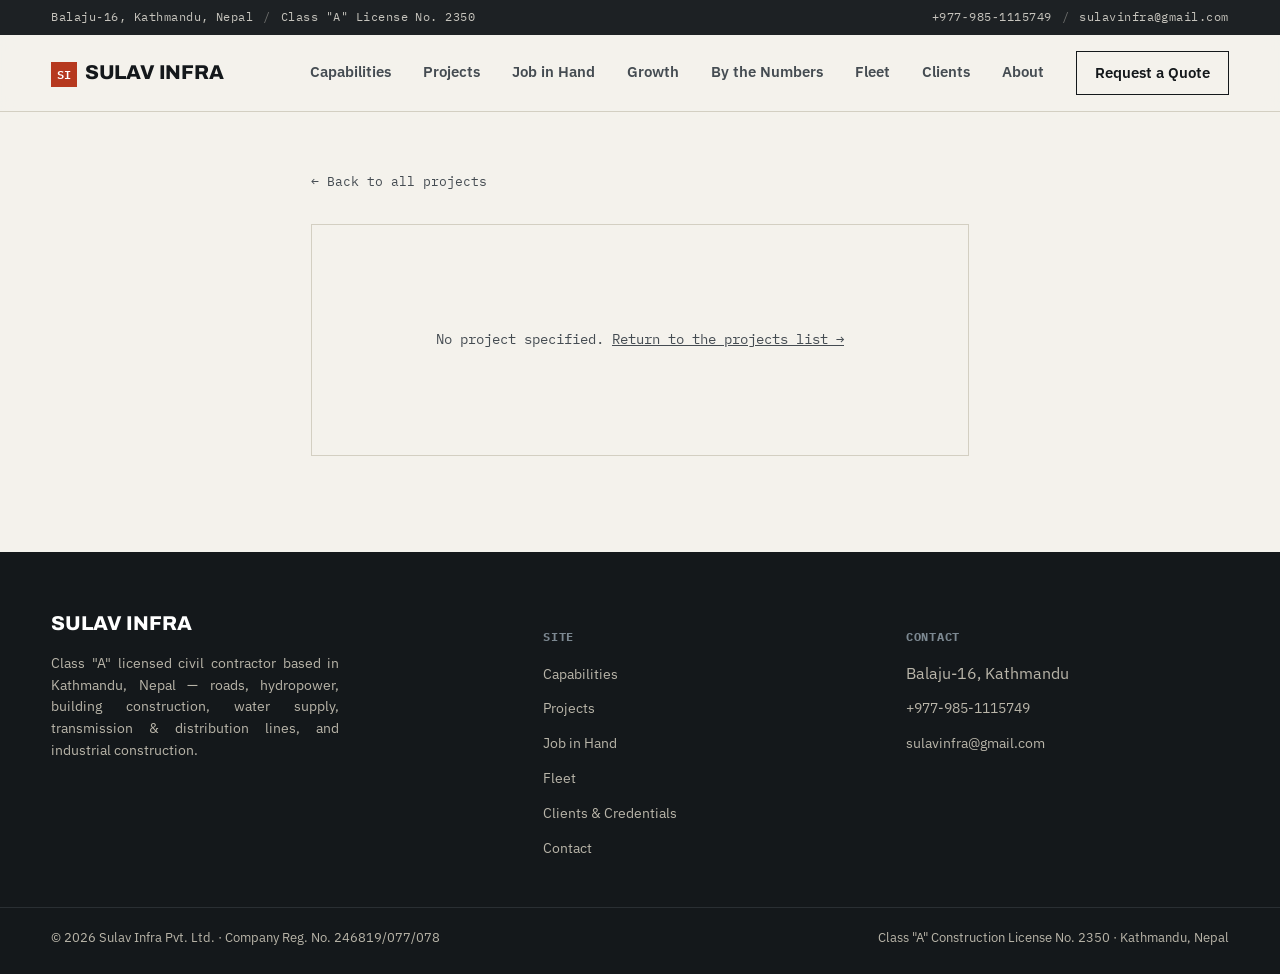
<file: project.html>
<!DOCTYPE html>
<html lang="en">
<head>
<meta charset="UTF-8">
<meta name="viewport" content="width=device-width, initial-scale=1.0">
<title id="pageTitle">Project Detail — Sulav Infra Pvt. Ltd.</title>
<meta name="description" content="Full scope of work, certified figures, and completed quantities for a Sulav Infra Pvt. Ltd. contract.">
<meta name="robots" content="noindex">
<link rel="preconnect" href="https://fonts.googleapis.com">
<link href="https://fonts.googleapis.com/css2?family=Archivo:wght@700;800;900&family=IBM+Plex+Sans:wght@400;500;600;700&family=IBM+Plex+Mono:wght@400;500;600&display=swap" rel="stylesheet">
<link rel="stylesheet" href="assets/css/styles.css">
<style>
  .detail-wrap{ max-width:760px; margin:0 auto; padding:56px var(--edge) 96px; }
  .back-link{ display:inline-flex; align-items:center; gap:8px; font-family:var(--mono); font-size:13px; color:var(--ink-soft); text-decoration:none; margin-bottom:32px; }
  .back-link:hover{ color:var(--signal); }
  .detail-box{ background:var(--paper); border:1px solid var(--concrete-2); padding:44px 40px; }
  .detail-state{ font-family:var(--mono); font-size:14px; color:var(--ink-soft); padding:60px 0; text-align:center; }
  @media (max-width:680px){ .detail-box{ padding:32px 22px; } }
</style>
</head>
<body>

<div class="topbar">
  <div class="wrap">
    <div><span>Balaju&#8209;16, Kathmandu, Nepal</span><span class="sep">/</span><span>Class &quot;A&quot; License No. 2350</span></div>
    <div><span>+977&#8209;985&#8209;1115749</span><span class="sep">/</span><span>sulavinfra@gmail.com</span></div>
  </div>
</div>

<header class="site">
  <div class="wrap nav">
    <a href="index.html#top" class="logo"><span class="mark">SI</span> SULAV INFRA</a>
    <nav class="navlinks">
      <a href="index.html#capabilities">Capabilities</a>
      <a href="index.html#projects">Projects</a>
      <a href="index.html#ongoing">Job in Hand</a>
      <a href="index.html#growth">Growth</a>
      <a href="index.html#numbers">By the Numbers</a>
      <a href="index.html#fleet">Fleet</a>
      <a href="index.html#clients">Clients</a>
      <a href="index.html#about">About</a>
      <a href="index.html#contact" class="btn ghost" style="padding:10px 18px;">Request a Quote</a>
    </nav>
    <button class="navToggle" aria-label="Menu" id="navToggle">&#9776;</button>
  </div>
</header>

<main>
  <div class="detail-wrap">
    <a href="index.html#projects" class="back-link" id="backLink">&larr; Back to all projects</a>
    <div class="detail-box">
      <div id="detailContent" class="proj-modal-content">
        <div class="detail-state">Loading project details&hellip;</div>
      </div>
    </div>
  </div>
</main>

<footer>
  <div class="wrap foot-grid">
    <div>
      <div class="foot-logo">SULAV INFRA</div>
      <p style="margin-top:14px;max-width:36ch;font-size:14px;">Class &quot;A&quot; licensed civil contractor based in Kathmandu, Nepal &mdash; roads, hydropower, building construction, water supply, transmission &amp; distribution lines, and industrial construction.</p>
    </div>
    <div class="foot-col">
      <h5>Site</h5>
      <ul>
        <li><a href="index.html#capabilities">Capabilities</a></li>
        <li><a href="index.html#projects">Projects</a></li>
        <li><a href="index.html#ongoing">Job in Hand</a></li>
        <li><a href="index.html#fleet">Fleet</a></li>
        <li><a href="index.html#clients">Clients &amp; Credentials</a></li>
        <li><a href="index.html#contact">Contact</a></li>
      </ul>
    </div>
    <div class="foot-col">
      <h5>Contact</h5>
      <ul>
        <li>Balaju&#8209;16, Kathmandu</li>
        <li><a href="tel:+9779851115749">+977&#8209;985&#8209;1115749</a></li>
        <li><a href="mailto:sulavinfra@gmail.com">sulavinfra@gmail.com</a></li>
      </ul>
    </div>
  </div>
  <div class="wrap foot-bottom">
    <span>&copy; 2026 Sulav Infra Pvt. Ltd. &middot; Company Reg. No. 246819/077/078</span>
    <span>Class &quot;A&quot; Construction License No. 2350 &middot; Kathmandu, Nepal</span>
  </div>
</footer>

<button type="button" class="to-top" id="toTop" aria-label="Scroll to top">
  <svg viewBox="0 0 24 24" fill="none" xmlns="http://www.w3.org/2000/svg"><path d="M12 19V5M5 12l7-7 7 7" stroke="currentColor" stroke-width="2" stroke-linecap="round" stroke-linejoin="round"/></svg>
</button>

<script>
(function(){
  var params = new URLSearchParams(window.location.search);
  var id = params.get('id');
  var container = document.getElementById('detailContent');
  var backLink = document.getElementById('backLink');

  function showError(msg){
    container.innerHTML = '<div class="detail-state">' + msg + '</div>';
  }

  if (!id) {
    showError('No project specified. <a href="index.html#projects">Return to the projects list &rarr;</a>');
    return;
  }

  fetch('index.html')
    .then(function(res){
      if (!res.ok) throw new Error('fetch failed');
      return res.text();
    })
    .then(function(html){
      var doc = new DOMParser().parseFromString(html, 'text/html');
      var tpl = doc.getElementById(id);
      if (!tpl) { showError('Project not found. <a href="index.html#projects">Return to the projects list &rarr;</a>'); return; }
      container.innerHTML = '';
      container.appendChild(tpl.content.cloneNode(true));
      var h2 = container.querySelector('h2');
      if (h2) document.getElementById('pageTitle').textContent = h2.textContent + ' — Sulav Infra Pvt. Ltd.';
      var isRunning = /Running/.test(container.textContent);
      backLink.setAttribute('href', isRunning ? 'index.html#ongoing' : 'index.html#projects');
    })
    .catch(function(){
      showError('Could not load project details right now. <a href="index.html#projects">Return to the projects list &rarr;</a>');
    });
})();

var navToggle = document.getElementById('navToggle');
var navlinks = document.querySelector('.navlinks');
if (navToggle) {
  navToggle.addEventListener('click', function(){
    var open = navlinks.style.display === 'flex';
    navlinks.style.display = open ? 'none' : 'flex';
    navlinks.style.cssText += open
      ? 'display:none;'
      : 'display:flex;flex-direction:column;position:absolute;top:100%;left:0;right:0;background:#F4F2EC;padding:20px var(--edge);gap:18px;border-bottom:1px solid #D3CFC2;';
  });
}
var toTop = document.getElementById('toTop');
window.addEventListener('scroll', function(){
  toTop.classList.toggle('show', window.scrollY > 500);
});
toTop.addEventListener('click', function(){ window.scrollTo({top:0, behavior:'smooth'}); });
</script>

</body>
</html>
</file>
<file: assets/css/styles.css>
/* ============================================================
   SULAV INFRA — Design tokens
   Palette drawn from the subject's own materials: asphalt,
   poured concrete, steel, and the red government seal ink
   stamped across every one of their completion certificates.
   ============================================================ */
:root{
  --ink:        #14181B;
  --ink-soft:   #454C52;
  --concrete:   #E4E1D8;
  --concrete-2: #D3CFC2;
  --asphalt:    #1D2124;
  --asphalt-2:  #272C30;
  --steel:      #48545D;
  --steel-light:#7C8891;
  --signal:     #B6391F;
  --signal-dark:#8E2C17;
  --survey:     #DE9C34;
  --paper:      #F4F2EC;
  --white:      #FFFFFF;

  --display: 'Archivo', 'Arial Narrow', sans-serif;
  --body:    'IBM Plex Sans', -apple-system, sans-serif;
  --mono:    'IBM Plex Mono', 'Courier New', monospace;

  --max: 1600px;
  --edge: clamp(20px, 4vw, 64px);
}

*,*::before,*::after{ box-sizing:border-box; }
html{ scroll-behavior:smooth; }
body{
  margin:0;
  background:var(--paper);
  color:var(--ink);
  font-family:var(--body);
  font-size:16px;
  line-height:1.55;
  -webkit-font-smoothing:antialiased;
}
img{ max-width:100%; display:block; }
a{ color:inherit; }
h1,h2,h3,h4{ font-family:var(--display); margin:0; line-height:1.05; letter-spacing:-0.01em; }
p{ margin:0; text-align:justify; text-justify:inter-word; }
ul{ margin:0; padding:0; list-style:none; }
button{ font-family:inherit; cursor:pointer; }

@media (prefers-reduced-motion: reduce){
  *{ animation-duration:0.001ms !important; transition-duration:0.001ms !important; scroll-behavior:auto !important; }
}

:focus-visible{ outline:3px solid var(--survey); outline-offset:2px; }

.wrap{ max-width:var(--max); margin:0 auto; padding-left:var(--edge); padding-right:var(--edge); }

/* ---------- chainage marker: the signature device ----------
   Real chainage notation ("Ch. 0+000 – 1+000") appears on every
   Department of Roads certificate in this company's files. Reused
   here as the section-numbering system instead of generic 01/02/03. */
.chain{
  font-family:var(--mono);
  font-size:12.5px;
  letter-spacing:0.06em;
  color:var(--signal);
  display:flex;
  align-items:center;
  gap:10px;
  margin-bottom:14px;
  text-transform:uppercase;
}
.chain::before{
  content:"";
  width:22px; height:1px;
  background:var(--signal);
  flex:0 0 auto;
}

/* ---------- top bar ---------- */
.topbar{
  background:var(--asphalt);
  color:var(--concrete);
  font-family:var(--mono);
  font-size:12px;
  letter-spacing:0.04em;
}
.topbar .wrap{
  display:flex; justify-content:space-between; align-items:center;
  padding-top:8px; padding-bottom:8px; flex-wrap:wrap; gap:6px;
}
.topbar span{ opacity:0.85; }
.topbar .sep{ margin:0 10px; opacity:0.4; }

/* ---------- header ---------- */
header.site{
  position:sticky; top:0; z-index:50;
  background:rgba(244,242,236,0.92);
  backdrop-filter:blur(8px);
  border-bottom:1px solid var(--concrete-2);
}
.nav{
  display:flex; align-items:center; justify-content:space-between;
  padding-top:16px; padding-bottom:16px;
}
.logo{
  font-family:var(--display);
  font-weight:800;
  font-size:20px;
  letter-spacing:-0.01em;
  display:flex; align-items:baseline; gap:8px;
  text-decoration:none;
}
.logo .mark{
  background:var(--signal); color:var(--white);
  font-family:var(--mono); font-size:12px; font-weight:600;
  padding:3px 6px;
}
.navlinks{ display:flex; gap:32px; align-items:center; }
.navlinks a{
  text-decoration:none; font-size:14.5px; font-weight:600; color:var(--ink-soft);
  position:relative; padding-bottom:2px;
}
.navlinks a:hover{ color:var(--ink); }
.btn{
  display:inline-flex; align-items:center; gap:8px;
  font-weight:700; font-size:14px;
  padding:12px 20px;
  border:1px solid var(--ink);
  background:var(--ink); color:var(--white);
  text-decoration:none;
  transition:background .15s ease, color .15s ease, border-color .15s ease;
}
.btn:hover{ background:var(--signal); border-color:var(--signal); }
.btn.ghost{ background:transparent; color:var(--ink); }
.btn.ghost:hover{ background:var(--ink); color:var(--white); }
.btn.on-dark{ border-color:var(--concrete); color:var(--asphalt); background:var(--concrete); }
.btn.on-dark:hover{ background:var(--survey); border-color:var(--survey); }
.navToggle{ display:none; background:none; border:0; }

/* ---------- hero ---------- */
.hero{
  position:relative;
  background:var(--asphalt);
  color:var(--white);
  overflow:hidden;
}
.hero-media{
  position:absolute; inset:0;
  background-size:cover; background-position:center;
  opacity:0.42;
}
.hero-media video{
  position:absolute; inset:0;
  width:100%; height:100%;
  object-fit:cover; object-position:center;
}
@media (max-width:680px){
  .hero-media video{ display:none; }
}
@media (prefers-reduced-motion: reduce){
  .hero-media video{ display:none; }
}
.hero-grad{
  position:absolute; inset:0;
  background:linear-gradient(180deg, rgba(29,33,36,0.55) 0%, rgba(29,33,36,0.88) 65%, var(--asphalt) 100%);
}
.contour{ position:absolute; inset:0; opacity:0.35; pointer-events:none; }
.hero-inner{
  position:relative; z-index:2;
  padding-top:96px; padding-bottom:64px;
}
.eyebrow-row{
  display:flex; align-items:center; gap:10px;
  font-family:var(--mono); font-size:12.5px; letter-spacing:0.08em;
  color:var(--survey); text-transform:uppercase; margin-bottom:22px;
}
.eyebrow-row::before{ content:"◆"; font-size:9px; }
.hero h1{
  font-size:clamp(34px, 5vw, 64px);
  font-weight:800;
  max-width:26ch;
  line-height:1.08;
}
.hero h1 em{
  font-style:normal; color:var(--survey);
}
.hero-sub{
  margin-top:24px;
  max-width:56ch;
  font-size:clamp(16px,2vw,19px);
  color:#D9D6CC;
}
.hero-cta{ display:flex; gap:14px; margin-top:36px; flex-wrap:wrap; }

/* stat rail styled like distance markers on a road */
.statrail{
  position:relative; z-index:2;
  border-top:1px solid rgba(244,242,236,0.18);
  margin-top:64px;
}
.statgrid{
  display:grid; grid-template-columns:repeat(4,1fr);
}
.statitem{
  padding:22px var(--edge) 26px 0;
  border-left:1px solid rgba(244,242,236,0.18);
  padding-left:24px;
}
.statitem:first-child{ border-left:none; padding-left:0; }
.statitem .num{
  font-family:var(--mono); font-size:clamp(22px,3vw,32px); font-weight:600; color:var(--white);
}
.statitem .lbl{
  margin-top:6px; font-size:12.5px; color:#B9B5A9; letter-spacing:0.03em;
}

/* ---------- section shell ---------- */
section{
  padding-top:96px; padding-bottom:96px;
  min-height:100vh; box-sizing:border-box;
  display:flex; flex-direction:column; justify-content:center;
}
@media (max-width:780px){
  section{ min-height:0; }
}
.section-head{
  display:flex; justify-content:space-between; align-items:flex-end; gap:32px;
  margin-bottom:52px; flex-wrap:wrap;
}
.section-head h2{
  font-size:clamp(30px,4vw,44px);
  max-width:16ch;
}
.section-head .desc{ max-width:38ch; color:var(--ink-soft); font-size:15.5px; }
.dark{ background:var(--asphalt); color:var(--paper); }
.dark .ink-soft{ color:#AFB4B8; }
.dark .chain{ color:var(--survey); }
.dark .chain::before{ background:var(--survey); }

/* ---------- capabilities ---------- */
.cap-grid{
  display:grid; grid-template-columns:repeat(3,1fr); gap:0;
  border-top:1px solid var(--concrete-2);
}
.cap{
  border-right:1px solid var(--concrete-2);
  border-bottom:1px solid var(--concrete-2);
  display:flex; flex-direction:column;
  transition:background .18s ease, opacity .6s ease, transform .6s ease;
}
.cap:nth-child(3n){ border-right:none; }
.cap:hover{ background:var(--white); }
.cap-media{ aspect-ratio:4/3; overflow:hidden; background:var(--steel); }
.cap-media img{ width:100%; height:100%; object-fit:cover; transition:transform .5s ease; }
.cap:hover .cap-media img{ transform:scale(1.06); }
.cap-body{ padding:24px 22px 28px; flex:1; display:flex; flex-direction:column; }
.cap h3{ font-size:18px; }
.cap p{ font-size:13.8px; color:var(--ink-soft); margin-top:10px; }

/* ---------- portfolio ---------- */
.filters{ display:flex; gap:8px; flex-wrap:wrap; margin-bottom:40px; }
.filter{
  font-family:var(--mono); font-size:12.5px; text-transform:uppercase;
  letter-spacing:0.04em;
  padding:9px 16px; border:1px solid var(--steel-light);
  background:transparent; color:var(--ink-soft);
}
.filter.active, .filter:hover{ background:var(--ink); color:var(--white); border-color:var(--ink); }

.proj-grid{
  display:grid; grid-template-columns:repeat(3,1fr); gap:2px;
  background:var(--concrete-2);
}
.proj-card{ background:var(--paper); display:flex; flex-direction:column; }
.proj-card.hide{ display:none; }
.proj-media{ aspect-ratio:4/3; overflow:hidden; background:var(--steel); }
.proj-media img{ width:100%; height:100%; object-fit:cover; transition:transform .5s ease; }
.proj-card:hover .proj-media img{ transform:scale(1.06); }
.proj-body{ padding:20px 22px 24px; flex:1; display:flex; flex-direction:column; }
.proj-cat{
  font-family:var(--mono); font-size:11px; text-transform:uppercase; letter-spacing:0.06em;
  color:var(--signal);
}
.proj-body h3{ font-size:18px; margin-top:8px; }
.proj-meta{
  margin-top:14px; padding-top:14px; border-top:1px dashed var(--concrete-2);
  font-family:var(--mono); font-size:12px; color:var(--ink-soft);
  display:grid; gap:5px;
}
.proj-meta .row{ display:flex; justify-content:space-between; gap:12px; }
.proj-meta .row span:first-child{ color:var(--steel-light); }
.status{ display:inline-flex; align-items:center; gap:6px; margin-top:12px; font-size:11.5px; font-family:var(--mono); color:#2E7D4F; text-transform:uppercase; }
.status::before{ content:""; width:6px; height:6px; background:#2E7D4F; border-radius:50%; }
.status.running{ color:var(--survey); }
.status.running::before{ background:var(--survey); animation:pulse 1.6s ease-in-out infinite; }
@keyframes pulse{ 0%,100%{ opacity:1; } 50%{ opacity:0.35; } }

/* ---------- growth timeline ----------
   Staircase layout: a vertical spine down the center with items
   alternating left/right, each linked to the spine by a horizontal
   "tread" connector so the sequence reads like ascending stairs. */
.timeline{
  position:relative;
  margin-top:32px;
}
.timeline::before{
  content:"";
  position:absolute; left:50%; top:0; bottom:0; width:1px;
  transform:translateX(-50%);
  background:repeating-linear-gradient(180deg, var(--steel-light) 0 6px, transparent 6px 12px);
}
.tl-item{
  position:relative;
  display:grid; grid-template-columns:1fr 56px 1fr;
  align-items:start;
  padding:0 0 48px;
  opacity:0; transform:translateY(28px);
  transition:opacity .7s ease, transform .7s ease;
}
.tl-item.inview{ opacity:1; transform:translateY(0); }
.tl-item:last-child{ padding-bottom:4px; }
.tl-mark{
  grid-column:2; grid-row:1;
  position:relative;
  display:flex; justify-content:center; align-self:start;
  margin-top:calc(var(--step, 0) * 34px);
}
.tl-icon{
  position:relative; z-index:2;
  width:40px; height:40px; border-radius:50%;
  background:var(--concrete); border:2px solid var(--signal);
  color:var(--signal);
  display:flex; align-items:center; justify-content:center;
  transition:background .25s ease, color .25s ease, transform .25s ease;
}
.tl-icon svg{ width:19px; height:19px; }
.tl-item.inview .tl-icon{
  background:var(--signal); color:var(--paper); transform:scale(1.08);
}
.tl-card{
  grid-column:1; grid-row:1;
  position:relative;
  text-align:right;
  margin-top:calc(var(--step, 0) * 34px);
  background:var(--paper);
  padding:18px 40px 18px 18px;
  box-shadow:0 1px 2px rgba(20,24,27,0.05);
}
.tl-card::before{
  content:"";
  position:absolute; top:29px; right:0; height:2px; width:22px;
  background:var(--survey);
}
.tl-ch{ font-family:var(--mono); font-size:11.5px; color:var(--signal); letter-spacing:0.04em; display:block; }
.tl-yr{ font-family:var(--display); font-weight:800; font-size:20px; margin-top:2px; display:block; }
.tl-card h3{ font-size:18px; margin-top:10px; }
.tl-card p{ margin-top:8px; font-size:14.5px; color:var(--ink-soft); }

/* even items flip to the right-hand side of the spine */
.tl-item:nth-child(even) .tl-card{
  grid-column:3; text-align:left; padding:18px 18px 18px 40px;
}
.tl-item:nth-child(even) .tl-card::before{ left:0; right:auto; }

/* staircase ascent: each step nudges down slightly further */
.tl-item:nth-child(1){ --step:0; }
.tl-item:nth-child(2){ --step:1; }
.tl-item:nth-child(3){ --step:2; }
.tl-item:nth-child(4){ --step:3; }
.tl-item:nth-child(5){ --step:4; }
.tl-item:nth-child(6){ --step:5; }
.tl-item:nth-child(7){ --step:6; }
.tl-item:nth-child(8){ --step:7; }
.tl-item:nth-child(9){ --step:8; }
.tl-item:nth-child(10){ --step:9; }

@media (max-width:780px){
  .timeline::before{ left:20px; transform:none; }
  .tl-item{ grid-template-columns:40px 1fr; gap:16px; padding-bottom:32px; }
  .tl-mark{ grid-column:1; justify-content:flex-start; margin-top:0 !important; }
  .tl-icon{ width:34px; height:34px; }
  .tl-icon svg{ width:16px; height:16px; }
  .tl-card{
    grid-column:2 !important; grid-row:1;
    text-align:left !important; padding:14px 16px !important;
    margin-top:0 !important;
  }
  .tl-card::before{ display:none; }
  .tl-yr{ white-space:normal; }
}

/* ---------- leadership ---------- */
.leadership{ margin-top:88px; padding-top:56px; border-top:1px solid var(--concrete-2); }
.lead-grid{ display:grid; grid-template-columns:1.3fr 1fr; gap:48px; margin-top:28px; align-items:start; }
.lead-cards{ display:flex; flex-direction:column; gap:32px; }
.lead-card{ display:flex; gap:22px; }
.lead-avatar{
  flex:0 0 auto; width:64px; height:64px;
  background:var(--ink); color:var(--white);
  font-family:var(--display); font-weight:800; font-size:19px;
  display:flex; align-items:center; justify-content:center;
}
.lead-role{ font-family:var(--mono); font-size:12.5px; color:var(--signal); text-transform:uppercase; letter-spacing:0.04em; margin-top:4px; }
.lead-bio{ margin-top:14px; font-size:14.5px; color:var(--ink-soft); max-width:64ch; }
.lead-note{ background:var(--white); border:1px solid var(--concrete-2); padding:24px; }
.lead-note-lbl{ font-family:var(--mono); font-size:11.5px; text-transform:uppercase; letter-spacing:0.05em; color:var(--signal); margin-bottom:10px; }
.lead-note p{ font-size:13.8px; color:var(--ink-soft); }

@media (max-width:680px){
  .lead-grid{ grid-template-columns:1fr; }
  .lead-card{ flex-direction:column; }
}

/* ---------- fleet grid ---------- */
.fleet-strip{
  display:grid; grid-template-columns:repeat(4,1fr);
  gap:24px 20px;
}
.fleet-item .fleet-media{ aspect-ratio:4/3; overflow:hidden; }
.fleet-item .fleet-media img{ width:100%; height:100%; object-fit:cover; }
.fleet-item .fleet-name{ margin-top:12px; font-family:var(--display); font-weight:800; font-size:15.5px; color:var(--ink); }
.fleet-item .fleet-cap{ margin-top:4px; font-family:var(--mono); font-size:11.5px; color:var(--ink-soft); line-height:1.4; }
@media (max-width:980px){ .fleet-strip{ grid-template-columns:repeat(2,1fr); } }
@media (max-width:560px){ .fleet-strip{ grid-template-columns:1fr; } }

/* ---------- credentials / clients ---------- */
.clients-head{ margin-bottom:48px; max-width:60ch; }
.cred-grid{ display:grid; grid-template-columns:1.1fr 1fr; gap:64px; align-items:start; }
.cred-list{ display:grid; gap:0; border-top:1px solid rgba(244,242,236,0.2); }
.cred-row{
  display:flex; justify-content:space-between; align-items:center;
  padding:18px 0; border-bottom:1px solid rgba(244,242,236,0.2);
  gap:20px;
}
.cred-row .k{ font-size:14.5px; color:#C9C6BC; }
.cred-row .v{ font-family:var(--mono); font-size:13.5px; color:var(--white); text-align:right; }

.client-grid{ display:grid; grid-template-columns:repeat(2,1fr); gap:12px; }
.client-card{
  display:flex; align-items:center; gap:12px;
  border:1px solid rgba(244,242,236,0.16);
  background:rgba(244,242,236,0.03);
  padding:16px 16px;
  transition:background .2s ease, border-color .2s ease, transform .2s ease, opacity .6s ease;
}
.client-card:hover{ background:rgba(244,242,236,0.08); border-color:var(--survey); transform:translateY(-2px); }
.client-card svg{ width:20px; height:20px; color:var(--survey); flex:0 0 auto; }
.client-card span{ font-family:var(--mono); font-size:12.6px; color:#EDEAE0; line-height:1.35; }
@media (max-width:560px){
  .client-grid{ grid-template-columns:1fr; }
}

/* ---------- about ---------- */
.about-grid{ display:grid; grid-template-columns:0.9fr 1.1fr; gap:64px; }
.about-copy p + p{ margin-top:18px; }
.about-copy{ font-size:16.5px; color:var(--ink-soft); }
.pillar-list{ display:grid; gap:22px; }
.pillar{ display:flex; gap:16px; }
.pillar .idx{ font-family:var(--mono); font-size:12px; color:var(--signal); padding-top:4px; }
.pillar h4{ font-size:16px; }
.pillar p{ font-size:14px; color:var(--ink-soft); margin-top:6px; }

/* ---------- contact ---------- */
.contact-grid{ display:grid; grid-template-columns:1fr 1fr; gap:64px; }
.field{ display:grid; gap:6px; margin-bottom:18px; }
.field label{ font-size:12.5px; font-family:var(--mono); text-transform:uppercase; letter-spacing:0.04em; color:var(--ink-soft); }
.field input, .field select, .field textarea{
  font-family:var(--body); font-size:15px; padding:12px 14px;
  border:1px solid var(--concrete-2); background:var(--white); color:var(--ink);
}
.field input:focus, .field select:focus, .field textarea:focus{ border-color:var(--ink); }
.field textarea{ resize:vertical; min-height:110px; }
.row2{ display:grid; grid-template-columns:1fr 1fr; gap:16px; }
.formnote{ margin-top:16px; font-size:12.5px; color:var(--ink-soft); }
.contact-info{ display:grid; gap:26px; align-content:start; }
.info-block .lbl{ font-family:var(--mono); font-size:12px; text-transform:uppercase; letter-spacing:0.05em; color:var(--signal); }
.info-block .val{ margin-top:8px; font-size:16px; }
.info-block a{ text-decoration:none; }
.info-block a:hover{ color:var(--signal); }
.mapbox{ border:1px solid var(--concrete-2); padding:10px; }
.mapbox iframe{ width:100%; }
.mapbox a{ display:block; margin-top:10px; text-decoration:underline; font-family:var(--mono); font-size:13px; }

/* ---------- footer ---------- */
footer{ background:var(--ink); color:#B9B5A9; padding:56px 0 26px; }
.foot-grid{ display:grid; grid-template-columns:1.4fr 1fr 1fr; gap:40px; }
.foot-logo{ font-family:var(--display); font-weight:800; font-size:20px; color:var(--white); }
.foot-col h5{ font-family:var(--mono); font-size:12px; text-transform:uppercase; letter-spacing:0.06em; color:#7C8891; margin-bottom:14px; }
.foot-col ul{ display:grid; gap:10px; }
.foot-col a{ text-decoration:none; font-size:14px; }
.foot-col a:hover{ color:var(--white); }
.foot-bottom{
  margin-top:48px; padding-top:20px; border-top:1px solid #2A2F33;
  display:flex; justify-content:space-between; font-size:12.5px; flex-wrap:wrap; gap:10px;
}

/* ---------- lightbox ---------- */
.lightbox{
  position:fixed; inset:0; background:rgba(20,24,27,0.94); z-index:100;
  display:none; align-items:center; justify-content:center; padding:40px;
}
.lightbox.open{ display:flex; }
.lightbox img{ max-height:86vh; max-width:90vw; object-fit:contain; }
.lightbox .close{
  position:absolute; top:24px; right:32px; background:none; border:0;
  color:var(--white); font-size:28px; line-height:1;
}

/* ---------- project detail card + modal ---------- */
.proj-card{ cursor:pointer; }
.proj-more{
  align-self:flex-start; margin-top:16px; padding:0; border:0; background:none;
  font-family:var(--mono); font-size:12px; text-transform:uppercase; letter-spacing:0.04em;
  color:var(--signal); cursor:pointer;
}
.proj-more:hover{ text-decoration:underline; }

.pm-eyebrow{
  font-family:var(--mono); font-size:11.5px; text-transform:uppercase; letter-spacing:0.06em;
  color:var(--signal); margin-bottom:10px;
}
.proj-modal-content h2{ font-size:clamp(22px,3vw,28px); }
.pm-sub{ margin-top:8px; font-size:14px; color:var(--ink-soft); }
.pm-desc{ margin-top:20px; font-size:15px; line-height:1.65; color:var(--ink); }
.pm-facts{
  margin-top:22px; padding-top:18px; border-top:1px dashed var(--concrete-2);
  display:grid; gap:9px; font-family:var(--mono); font-size:13px;
}
.pm-facts .row{ display:flex; justify-content:space-between; gap:16px; }
.pm-facts .row span:first-child{ color:var(--steel-light); }
.proj-modal-content h4{
  margin-top:28px; font-size:13px; text-transform:uppercase; letter-spacing:0.04em;
  font-family:var(--mono); color:var(--ink-soft);
}
.pm-table{ margin-top:14px; width:100%; border-collapse:collapse; font-size:13.5px; }
.pm-table th, .pm-table td{ padding:8px 10px; border-bottom:1px solid var(--concrete-2); text-align:left; }
.pm-table th{ font-family:var(--mono); font-size:11px; text-transform:uppercase; color:var(--steel-light); }
.pm-table td:nth-child(2), .pm-table th:nth-child(2){ text-align:right; font-family:var(--mono); }
.pm-table td:nth-child(3), .pm-table th:nth-child(3){ text-align:left; color:var(--ink-soft); }
.pm-note{ margin-top:22px; font-size:13.5px; color:var(--ink-soft); font-style:italic; }

/* ---------- scroll reveal (cards fade/slide in as they enter view) ---------- */
.cap, .proj-card, .fleet-item, .pillar, .lead-card, .client-card{
  opacity:0; transform:translateY(22px);
}
.cap.inview, .proj-card.inview, .fleet-item.inview, .pillar.inview, .lead-card.inview, .client-card.inview{
  opacity:1; transform:translateY(0);
}
.cap-grid > .cap:nth-child(3n+1){ transition-delay:0s; }
.cap-grid > .cap:nth-child(3n+2){ transition-delay:.08s; }
.cap-grid > .cap:nth-child(3n+3){ transition-delay:.16s; }
.proj-grid > .proj-card:nth-child(3n+1){ transition-delay:0s; }
.proj-grid > .proj-card:nth-child(3n+2){ transition-delay:.08s; }
.proj-grid > .proj-card:nth-child(3n+3){ transition-delay:.16s; }
.fleet-strip > .fleet-item:nth-child(odd){ transition-delay:0s; }
.fleet-strip > .fleet-item:nth-child(even){ transition-delay:.06s; }
.pillar-list > .pillar:nth-child(1){ transition-delay:0s; }
.pillar-list > .pillar:nth-child(2){ transition-delay:.08s; }
.pillar-list > .pillar:nth-child(3){ transition-delay:.16s; }
.pillar-list > .pillar:nth-child(4){ transition-delay:.24s; }
.lead-cards > .lead-card:nth-child(1){ transition-delay:0s; }
.lead-cards > .lead-card:nth-child(2){ transition-delay:.1s; }
.lead-cards > .lead-card:nth-child(3){ transition-delay:.2s; }
.client-grid > .client-card:nth-child(3n+1){ transition-delay:0s; }
.client-grid > .client-card:nth-child(3n+2){ transition-delay:.05s; }
.client-grid > .client-card:nth-child(3n+3){ transition-delay:.1s; }

/* ---------- scroll to top ---------- */
.to-top{
  position:fixed; right:24px; bottom:24px; z-index:80;
  width:46px; height:46px; border-radius:50%;
  background:var(--ink); color:var(--white); border:0;
  display:flex; align-items:center; justify-content:center;
  opacity:0; visibility:hidden; transform:translateY(10px);
  transition:opacity .25s ease, transform .25s ease, visibility .25s ease, background .2s ease;
}
.to-top.show{ opacity:1; visibility:visible; transform:translateY(0); }
.to-top:hover{ background:var(--signal); }
.to-top svg{ width:18px; height:18px; }

/* ---------- responsive ---------- */
@media (max-width:980px){
  .cap-grid{ grid-template-columns:repeat(2,1fr); }
  .cap:nth-child(2n){ border-right:none; }
  .proj-grid{ grid-template-columns:repeat(2,1fr); }
  .cred-grid, .about-grid, .contact-grid{ grid-template-columns:1fr; gap:40px; }
  .statgrid{ grid-template-columns:repeat(2,1fr); row-gap:20px; }
  .foot-grid{ grid-template-columns:1fr 1fr; }
}
@media (max-width:680px){
  .navlinks{ display:none; }
  .navToggle{ display:block; }
  .cap-grid{ grid-template-columns:1fr; }
  .cap{ border-right:none; }
  .proj-grid{ grid-template-columns:1fr; }
  .row2{ grid-template-columns:1fr; }
  .foot-grid{ grid-template-columns:1fr; }
  .topbar .wrap{ font-size:11px; }
}
</file>
